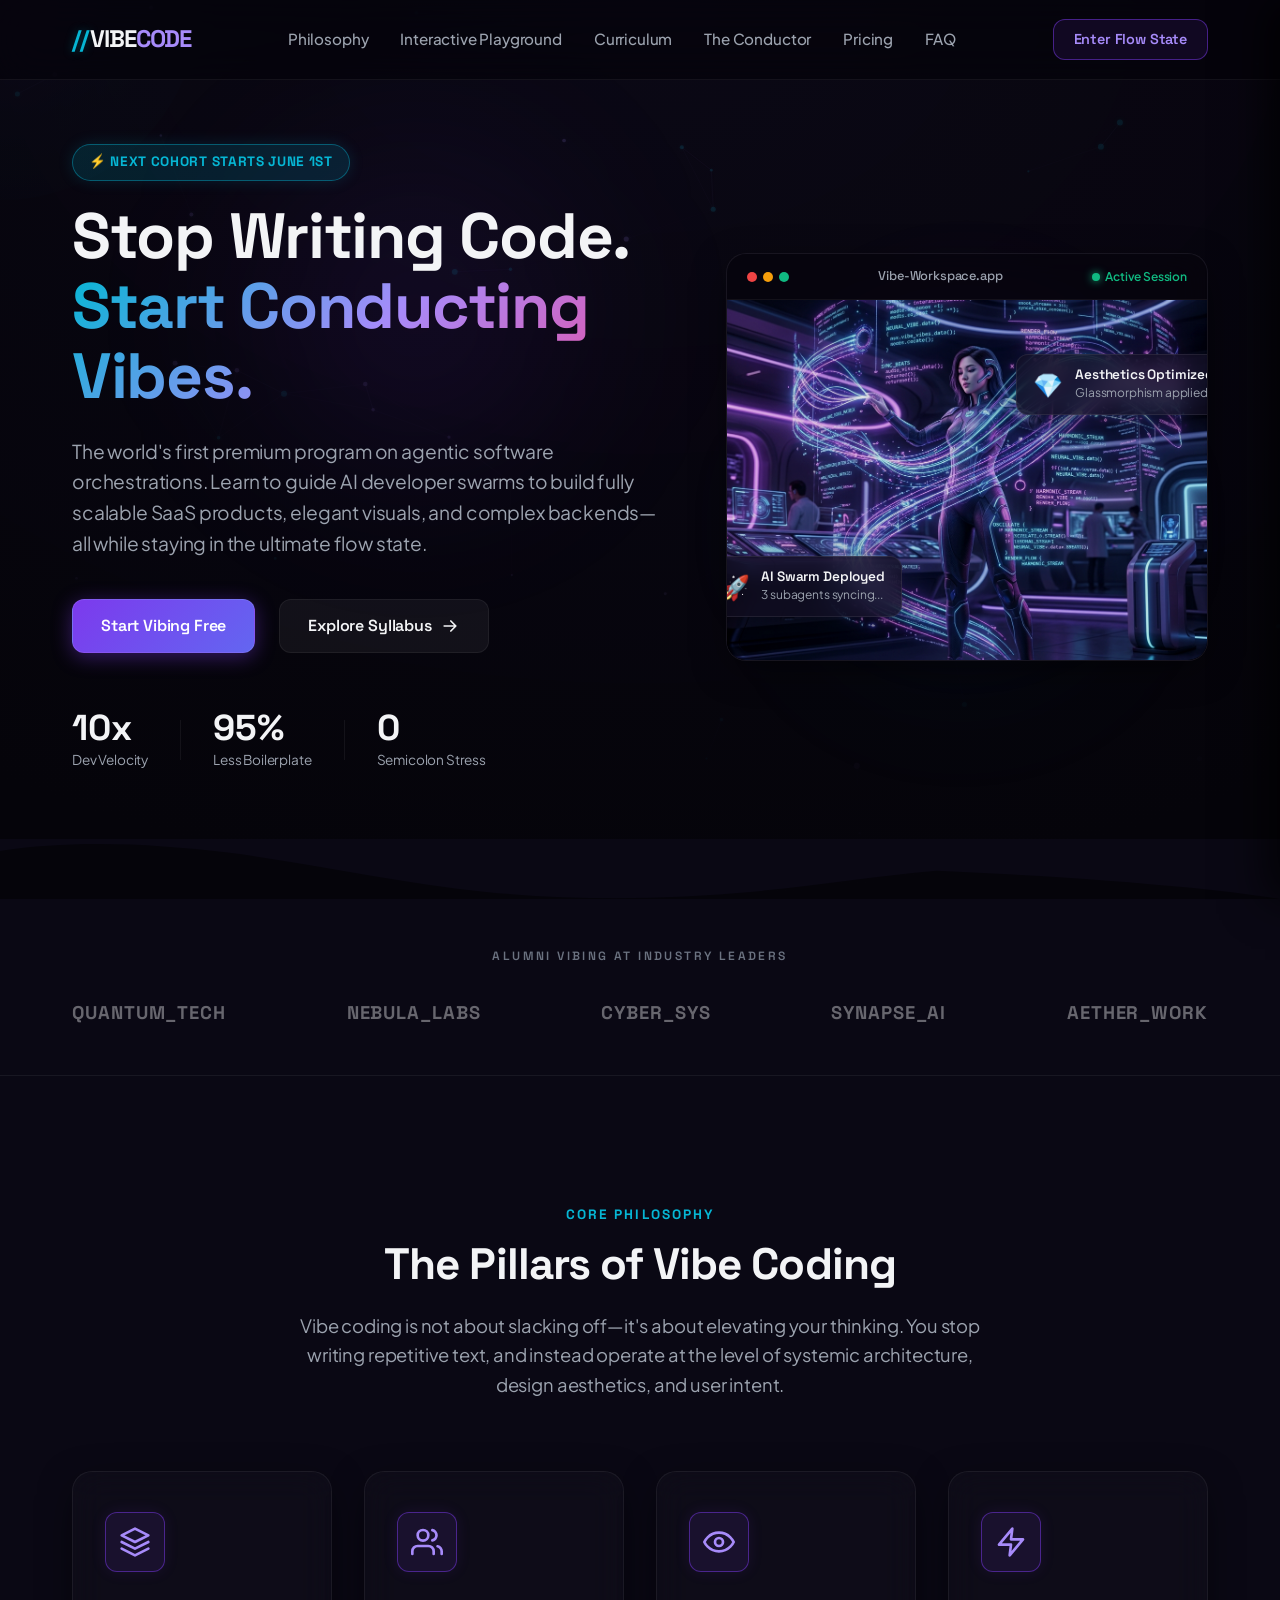
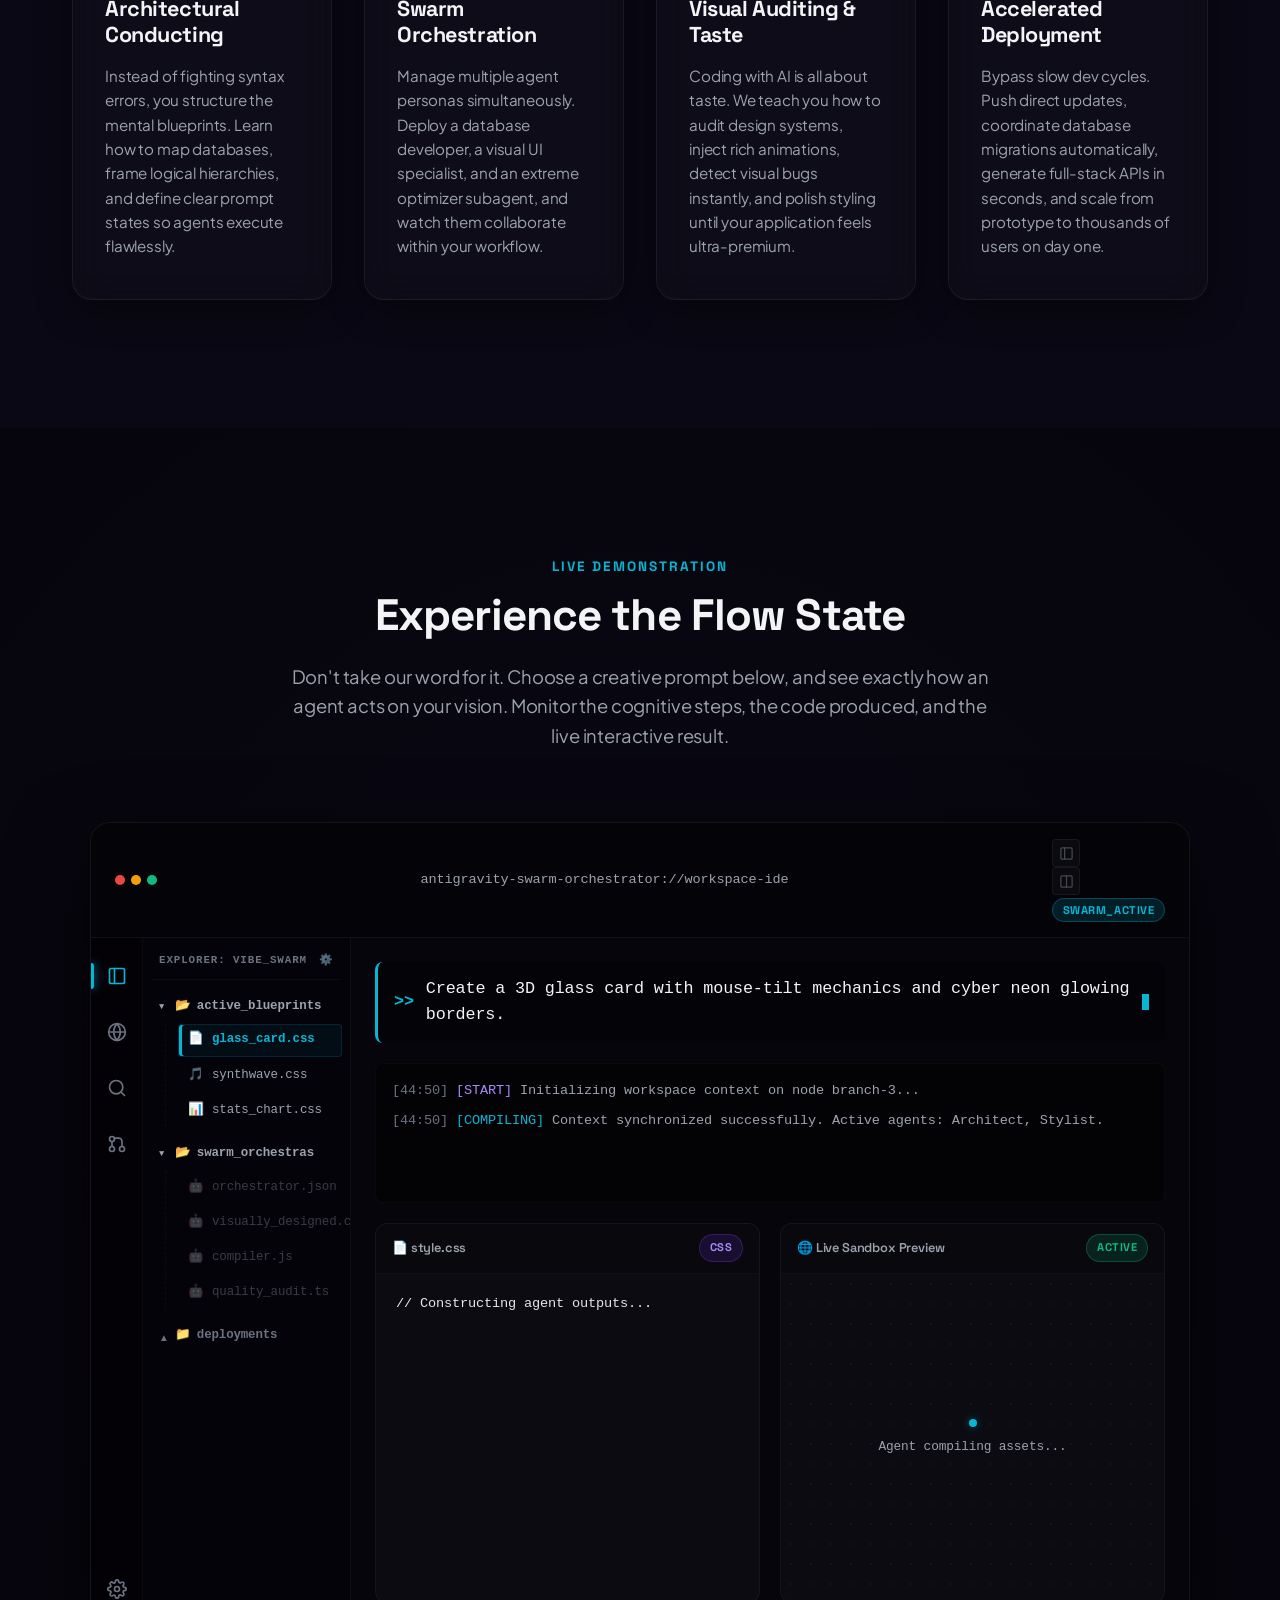
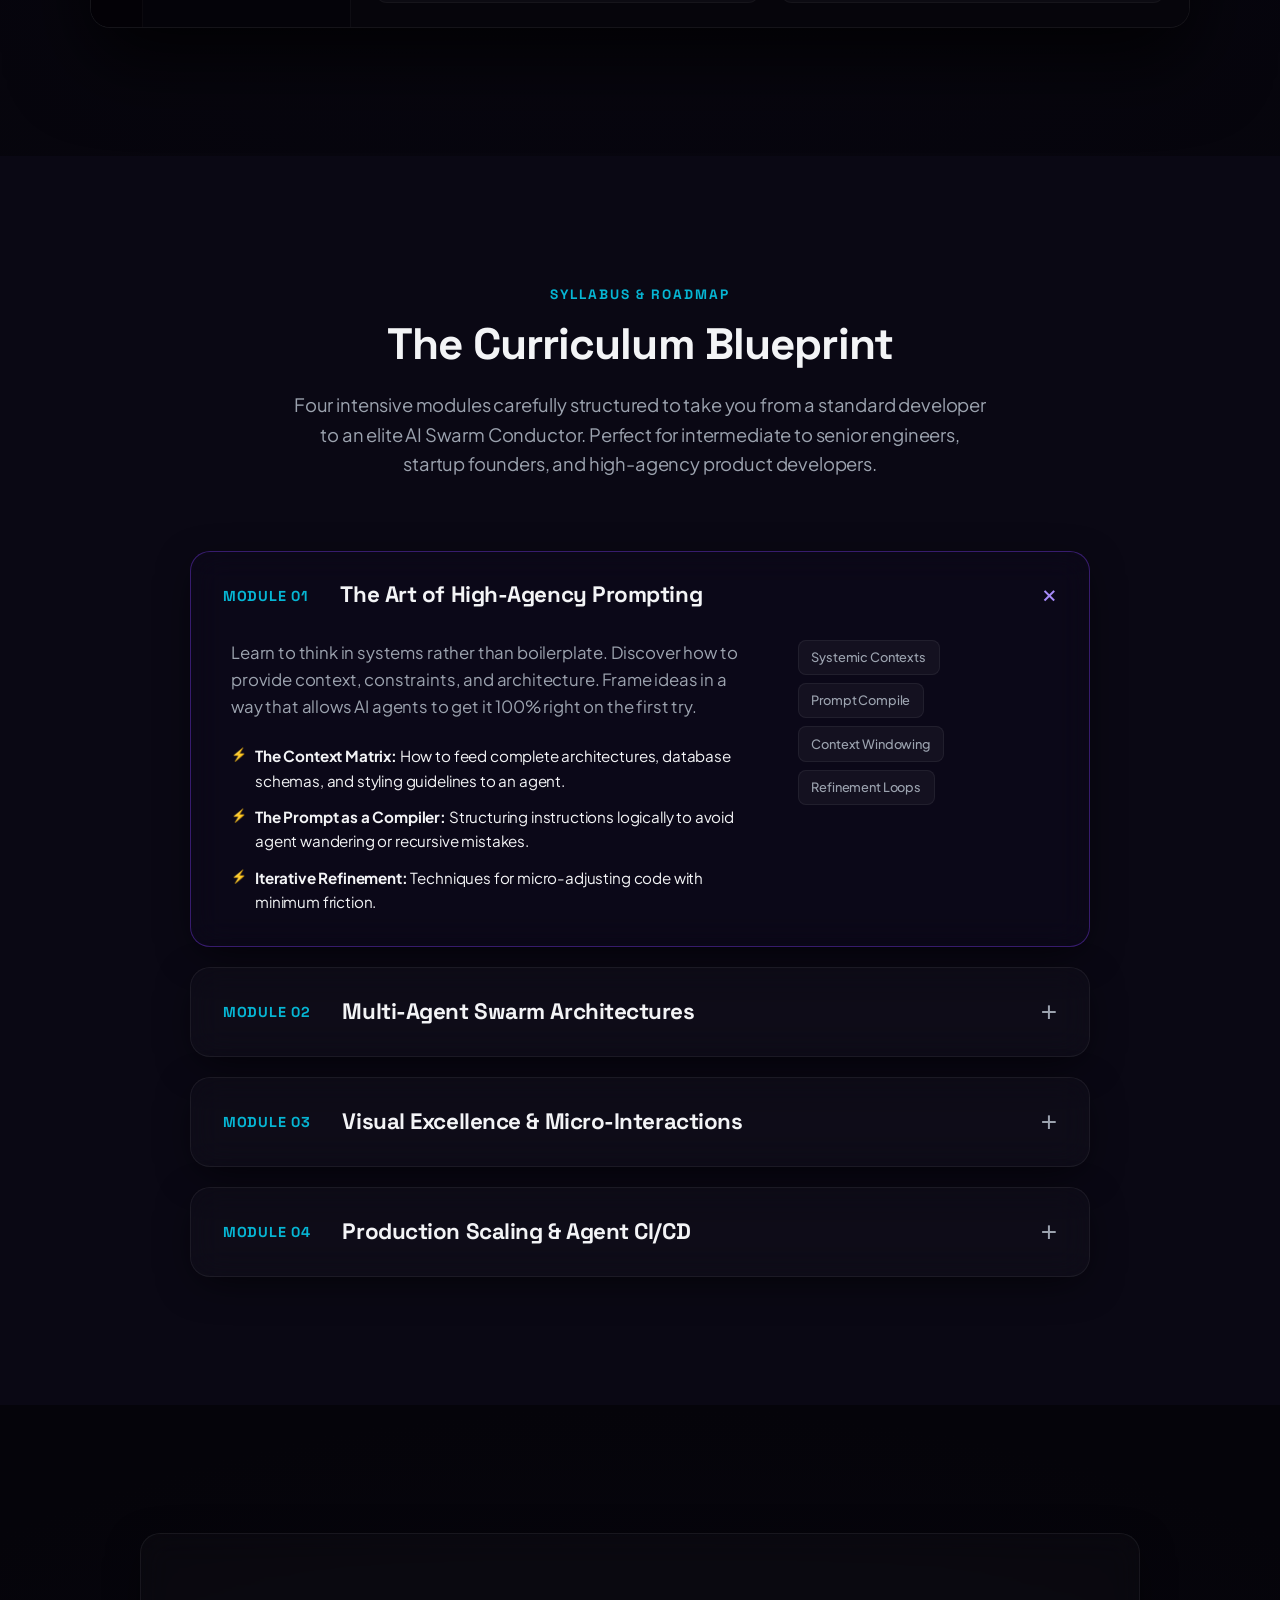
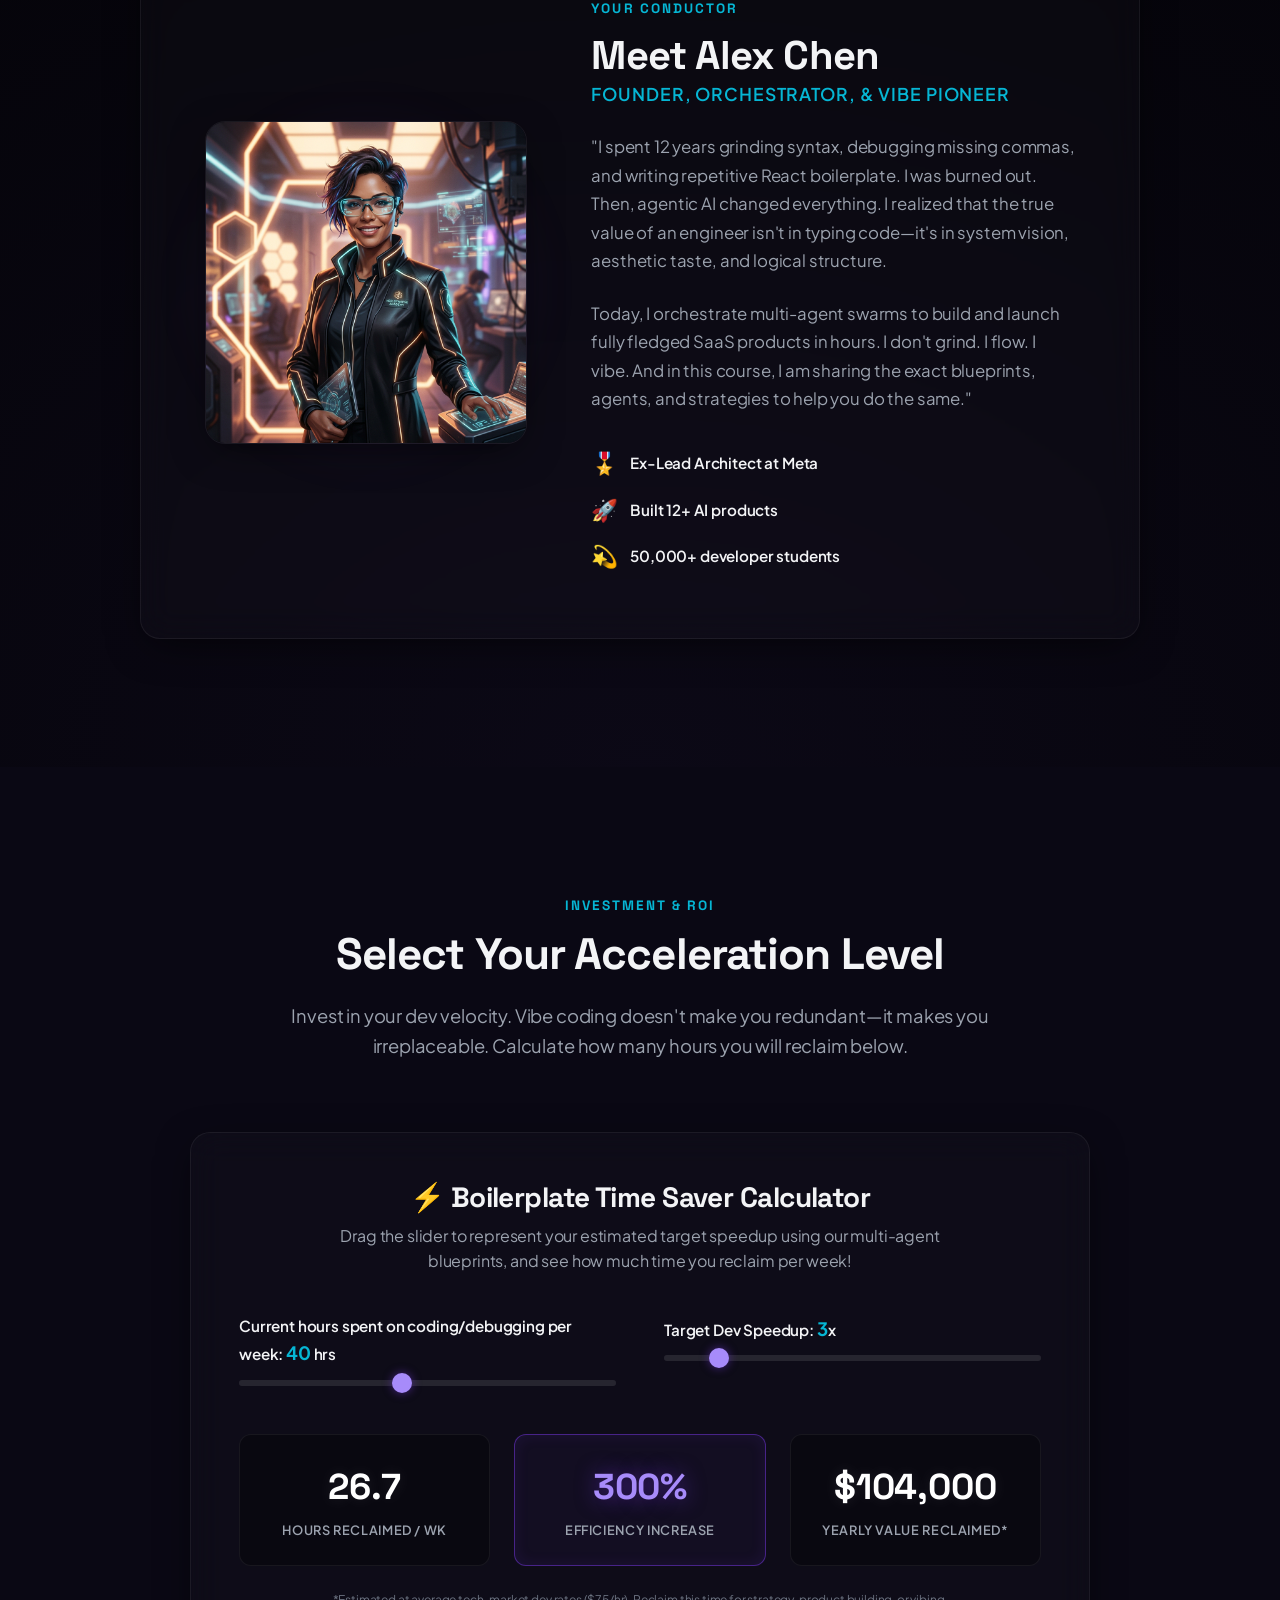
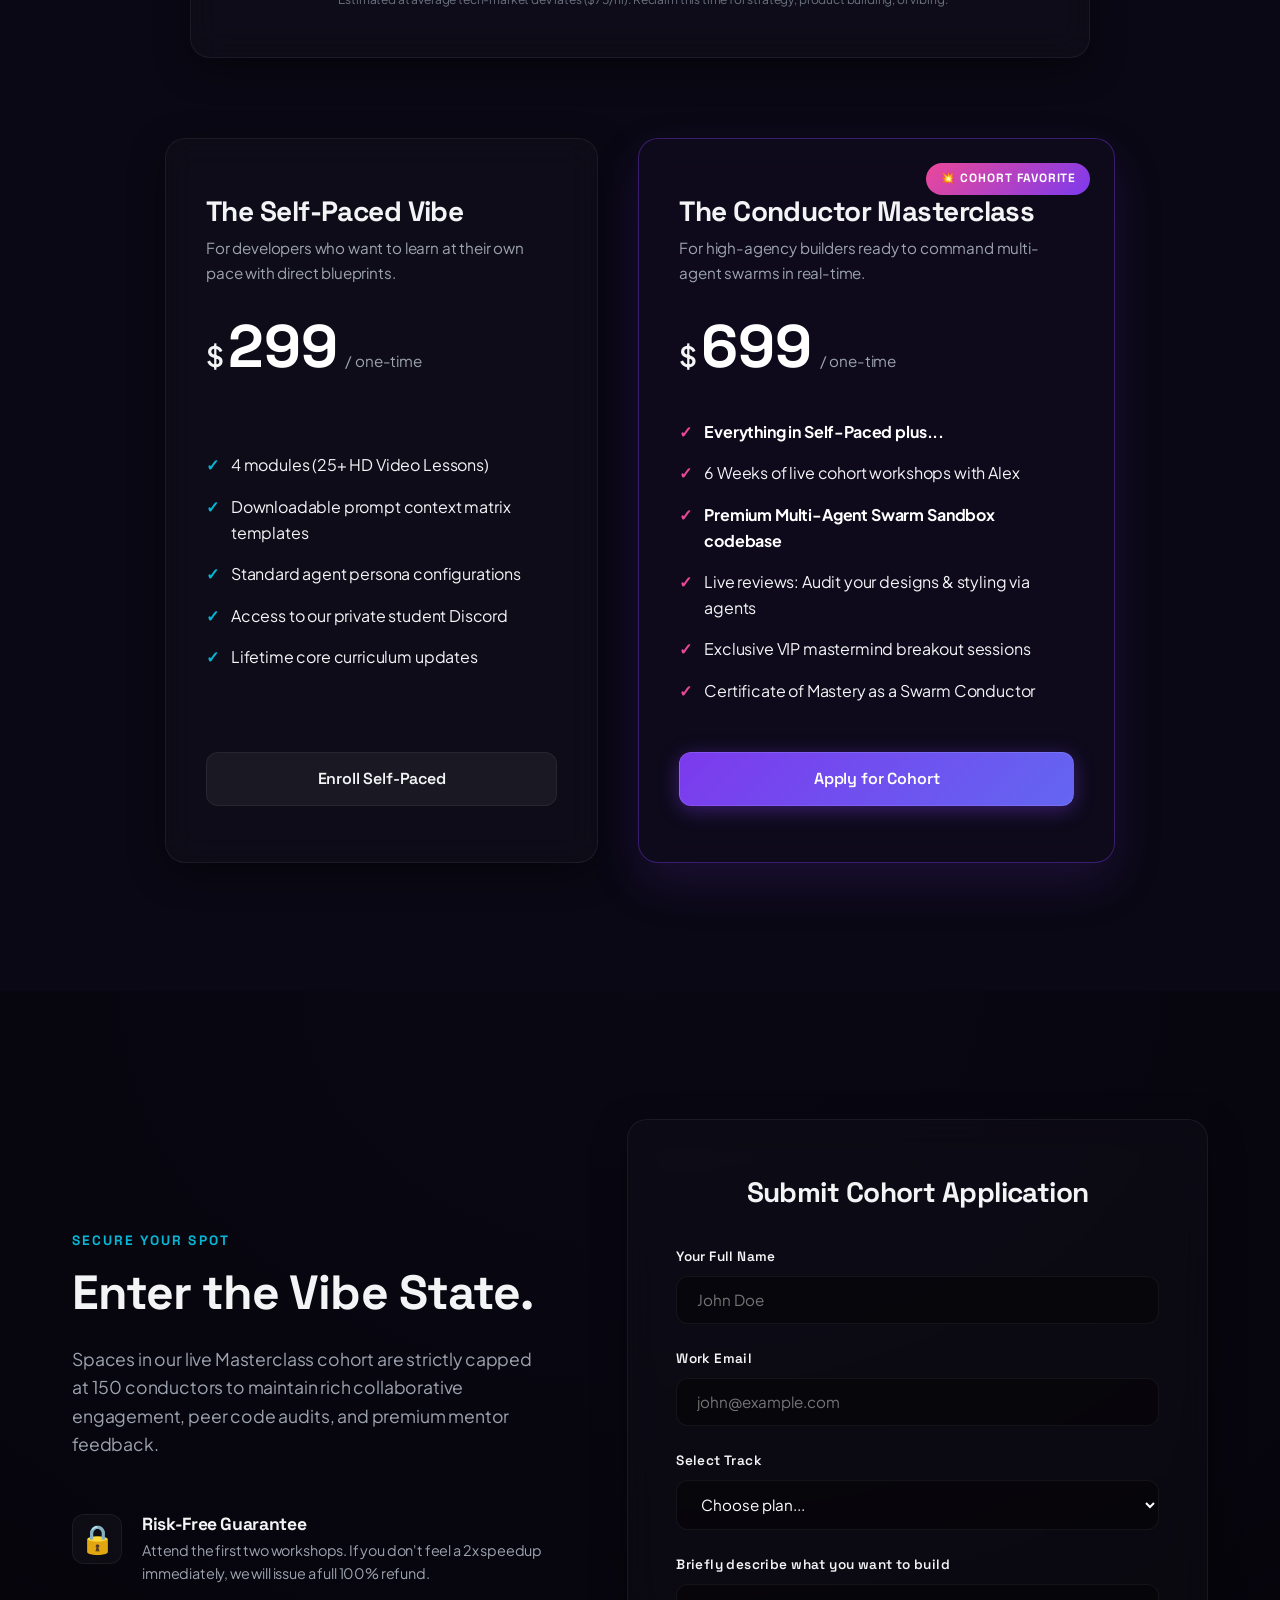
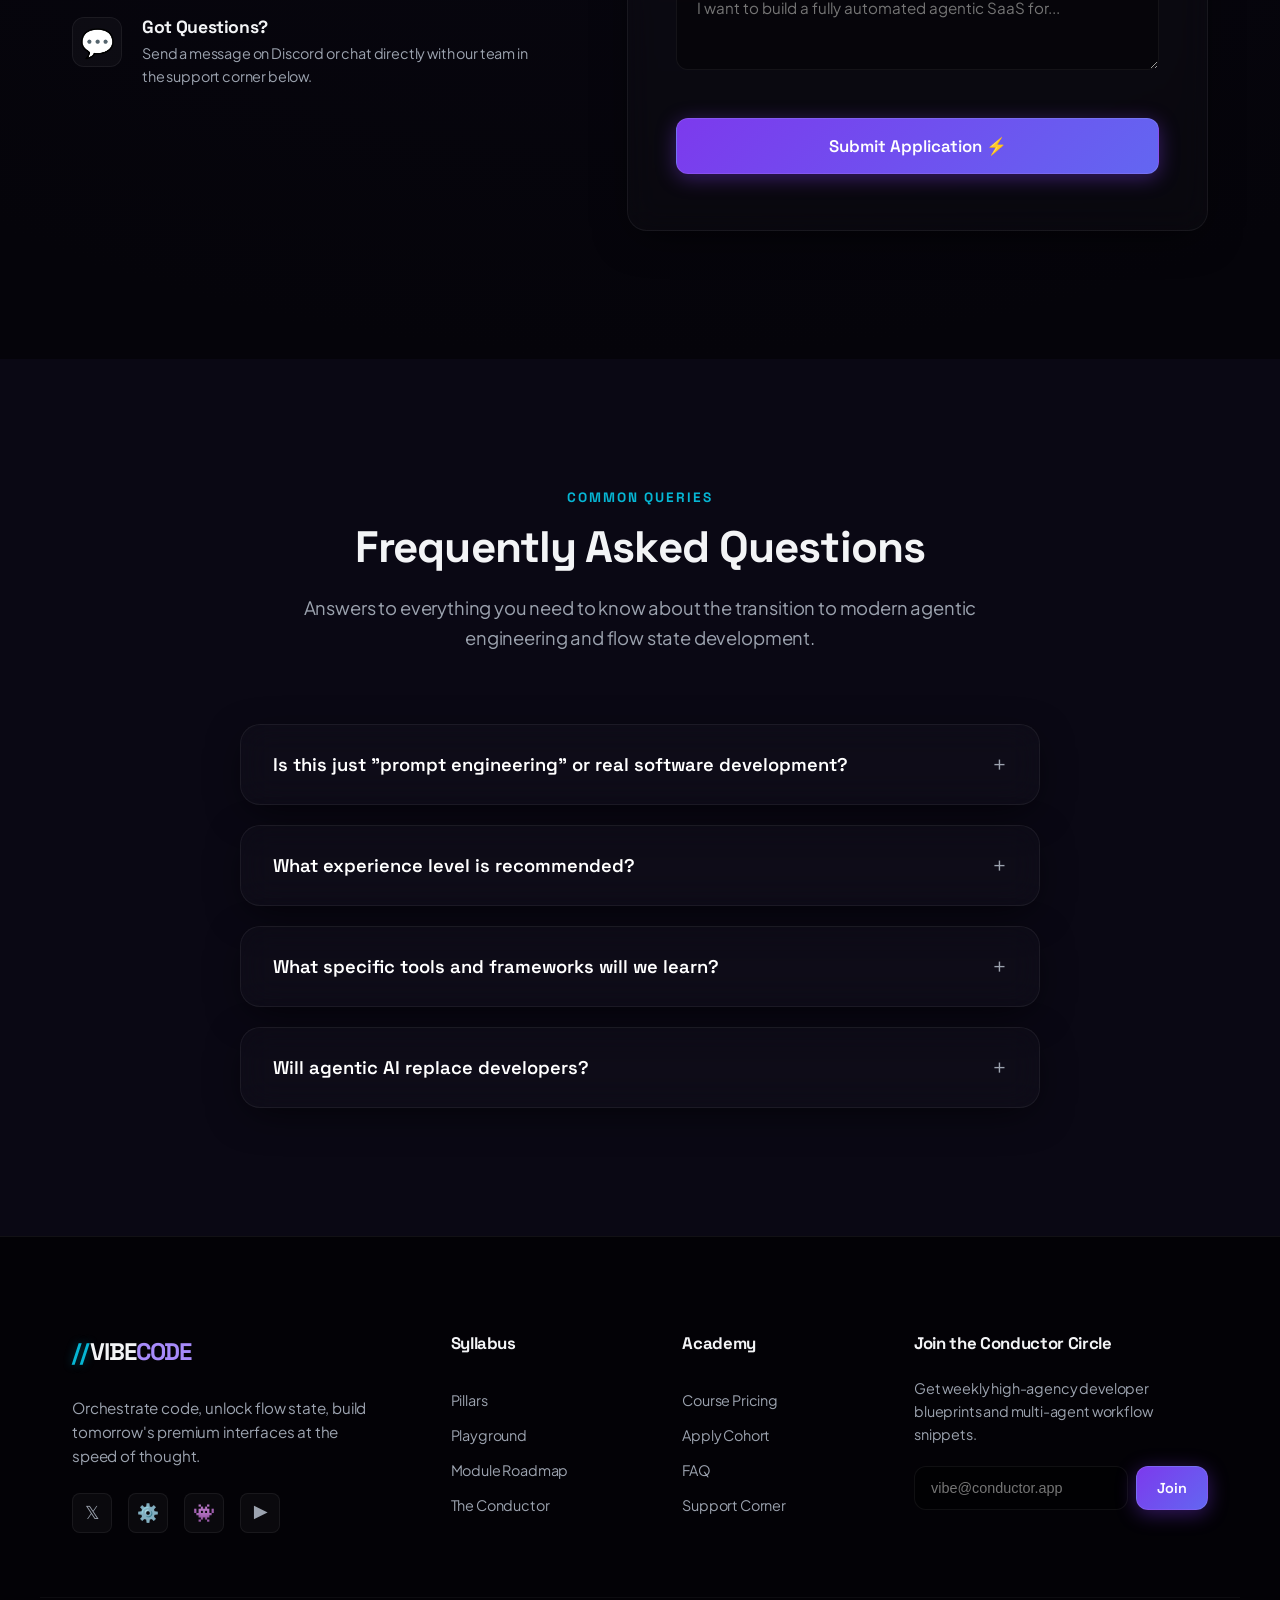
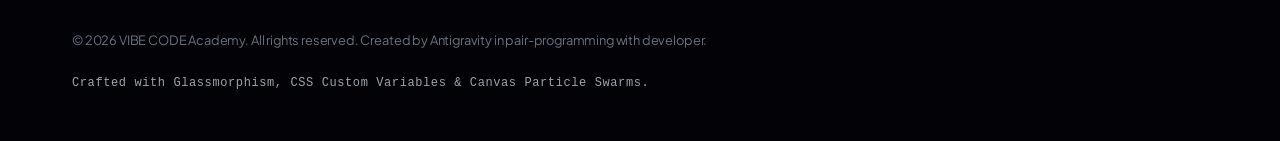
<file: index.html>
<!DOCTYPE html>
<html lang="en">
<head>
    <meta charset="UTF-8">
    <meta name="viewport" content="width=device-width, initial-scale=1.0">
    <meta name="description" content="Master the art of Vibe Coding. Orchestrate AI agents, direct codebases, and build premium software at the speed of thought. Join the elite cohort of tech conductors.">
    <meta name="keywords" content="Vibe Coding, AI coding, agentic development, software engineering, developer flow state, AI agents, cursor, copilot, developer productivity">
    <meta name="author" content="Vibe Academy">
    <title>Vibe Coding Masterclass - From Semicolons to Symphony</title>
    <!-- Google Fonts -->
    <link rel="preconnect" href="https://fonts.googleapis.com">
    <link rel="preconnect" href="https://fonts.gstatic.com" crossorigin>
    <link href="https://fonts.googleapis.com/css2?family=Plus+Jakarta+Sans:wght@300;400;500;600;700;800&family=Space+Grotesk:wght@400;500;600;700&display=swap" rel="stylesheet">
    <!-- Main CSS -->
    <link rel="stylesheet" href="style.css">
</head>
<body>
    <!-- Background Canvas for Particles -->
    <canvas id="particles-canvas"></canvas>
    
    <!-- Cursor Glow Backlight -->
    <div id="cursor-glow"></div>

    <!-- Header / Navigation -->
    <header class="navbar" id="main-nav">
        <div class="nav-container">
            <a href="#" class="logo" id="nav-logo">
                <span class="logo-accent">//</span>VIBE<span class="logo-highlight">CODE</span>
            </a>
            
            <nav class="nav-menu" id="nav-menu-list">
                <a href="#philosophy" class="nav-link">Philosophy</a>
                <a href="#playground" class="nav-link">Interactive Playground</a>
                <a href="#curriculum" class="nav-link">Curriculum</a>
                <a href="#instructor" class="nav-link">The Conductor</a>
                <a href="#pricing" class="nav-link">Pricing</a>
                <a href="#faq" class="nav-link">FAQ</a>
            </nav>

            <div class="nav-actions">
                <a href="#apply" class="btn btn-nav-cta" id="nav-cta-btn">Enter Flow State</a>
                <button class="mobile-toggle" id="mobile-menu-toggle" aria-label="Toggle Navigation">
                    <span class="bar"></span>
                    <span class="bar"></span>
                    <span class="bar"></span>
                </button>
            </div>
        </div>
    </header>

    <!-- Mobile Navigation Drawer -->
    <div class="mobile-nav" id="mobile-nav-drawer">
        <div class="drawer-header">
            <span class="logo logo-drawer"><span class="logo-accent">//</span>VIBE<span class="logo-highlight">CODE</span></span>
        </div>
        <div class="drawer-links">
            <a href="#philosophy" class="mobile-nav-link">Philosophy</a>
            <a href="#playground" class="mobile-nav-link">Interactive Playground</a>
            <a href="#curriculum" class="mobile-nav-link">Curriculum</a>
            <a href="#instructor" class="mobile-nav-link">The Conductor</a>
            <a href="#pricing" class="mobile-nav-link">Pricing</a>
            <a href="#faq" class="mobile-nav-link">FAQ</a>
        </div>
        <a href="#apply" class="btn btn-primary mobile-nav-btn">Enter Flow State</a>
    </div>
    <!-- Mobile Navigation Overlay -->
    <div class="mobile-nav-overlay" id="mobile-nav-overlay"></div>

    <!-- Hero Section -->
    <section class="hero" id="hero-section">
        <div class="hero-glow-1"></div>
        <div class="hero-glow-2"></div>
        <div class="container hero-container">
            <div class="hero-content">
                <div class="badge-wrapper">
                    <span class="hero-badge">⚡ Next Cohort Starts June 1st</span>
                </div>
                <h1 class="hero-title">
                    Stop Writing Code.<br>
                    <span class="gradient-text">Start Conducting Vibes.</span>
                </h1>
                <p class="hero-subtitle">
                    The world's first premium program on agentic software orchestrations. Learn to guide AI developer swarms to build fully scalable SaaS products, elegant visuals, and complex backends—all while staying in the ultimate flow state.
                </p>
                <div class="hero-actions">
                    <a href="#playground" class="btn btn-primary btn-magnetic" id="hero-primary-cta">Start Vibing Free</a>
                    <a href="#curriculum" class="btn btn-secondary" id="hero-secondary-cta">
                        Explore Syllabus
                        <svg class="arrow-icon" width="20" height="20" viewBox="0 0 24 24" fill="none" xmlns="http://www.w3.org/2000/svg">
                            <path d="M5 12H19M19 12L13 6M19 12L13 18" stroke="currentColor" stroke-width="2" stroke-linecap="round" stroke-linejoin="round"/>
                        </svg>
                    </a>
                </div>
                <div class="hero-metrics">
                    <div class="metric-item">
                        <span class="metric-number">10x</span>
                        <span class="metric-label">Dev Velocity</span>
                    </div>
                    <div class="metric-divider"></div>
                    <div class="metric-item">
                        <span class="metric-number">95%</span>
                        <span class="metric-label">Less Boilerplate</span>
                    </div>
                    <div class="metric-divider"></div>
                    <div class="metric-item">
                        <span class="metric-number">0</span>
                        <span class="metric-label">Semicolon Stress</span>
                    </div>
                </div>
            </div>
            
            <div class="hero-visual-wrapper">
                <div class="hero-card-glow"></div>
                <div class="hero-visual-card glass-card">
                    <div class="card-header-bar">
                        <div class="window-dots">
                            <span class="dot red"></span>
                            <span class="dot yellow"></span>
                            <span class="dot green"></span>
                        </div>
                        <span class="window-title">Vibe-Workspace.app</span>
                        <span class="window-status"><span class="pulse-indicator"></span> Active Session</span>
                    </div>
                    <div class="image-container">
                        <img src="assets/vibe_coding_hero.png" alt="Futuristic holographic developer conducting code particles" class="hero-image">
                        <!-- Floating Glass Badges -->
                        <div class="floating-badge fb-1">
                            <span class="badge-icon">🚀</span>
                            <div class="badge-text">
                                <span class="badge-title">AI Swarm Deployed</span>
                                <span class="badge-sub">3 subagents syncing...</span>
                            </div>
                        </div>
                        <div class="floating-badge fb-2">
                            <span class="badge-icon">💎</span>
                            <div class="badge-text">
                                <span class="badge-title">Aesthetics Optimized</span>
                                <span class="badge-sub">Glassmorphism applied</span>
                            </div>
                        </div>
                    </div>
                </div>
            </div>
        </div>
        <div class="wave-divider">
            <svg data-name="Layer 1" xmlns="http://www.w3.org/2000/svg" viewBox="0 0 1200 120" preserveAspectRatio="none">
                <path d="M321.39,56.44c58-10.79,114.16-30.13,172-41.86,82.39-16.72,168.19-17.73,250.45-.39C823.78,31,906.67,72,985.66,92.83c70.05,18.48,146.53,26.09,214.34,3V120H0V0C26.9,8.75,55.05,16.32,83.33,22.28,154.27,37.2,228.61,48,321.39,56.44Z" class="shape-fill"></path>
            </svg>
        </div>
    </section>

    <!-- Logo / Trust Banner -->
    <section class="trust-banner">
        <div class="container">
            <p class="banner-title">ALUMNI VIBING AT INDUSTRY LEADERS</p>
            <div class="logos-grid">
                <div class="partner-logo"><span>QUANTUM_TECH</span></div>
                <div class="partner-logo"><span>NEBULA_LABS</span></div>
                <div class="partner-logo"><span>CYBER_SYS</span></div>
                <div class="partner-logo"><span>SYNAPSE_AI</span></div>
                <div class="partner-logo"><span>AETHER_WORK</span></div>
            </div>
        </div>
    </section>

    <!-- Section: Philosophy (The 4 Pillars) -->
    <section class="philosophy" id="philosophy">
        <div class="container">
            <div class="section-header text-center">
                <span class="section-tag">CORE PHILOSOPHY</span>
                <h2 class="section-title">The Pillars of Vibe Coding</h2>
                <p class="section-desc">
                    Vibe coding is not about slacking off—it's about elevating your thinking. You stop writing repetitive text, and instead operate at the level of systemic architecture, design aesthetics, and user intent.
                </p>
            </div>
            
            <div class="pillars-grid">
                <!-- Pillar 1 -->
                <div class="pillar-card glass-card">
                    <div class="pillar-icon-box">
                        <svg width="32" height="32" viewBox="0 0 24 24" fill="none" xmlns="http://www.w3.org/2000/svg">
                            <path d="M12 2L2 7L12 12L22 7L12 2Z" stroke="currentColor" stroke-width="2" stroke-linecap="round" stroke-linejoin="round"/>
                            <path d="M2 17L12 22L22 17" stroke="currentColor" stroke-width="2" stroke-linecap="round" stroke-linejoin="round"/>
                            <path d="M2 12L12 17L22 12" stroke="currentColor" stroke-width="2" stroke-linecap="round" stroke-linejoin="round"/>
                        </svg>
                    </div>
                    <h3 class="pillar-title">Architectural Conducting</h3>
                    <p class="pillar-desc">
                        Instead of fighting syntax errors, you structure the mental blueprints. Learn how to map databases, frame logical hierarchies, and define clear prompt states so agents execute flawlessly.
                    </p>
                </div>
                <!-- Pillar 2 -->
                <div class="pillar-card glass-card">
                    <div class="pillar-icon-box">
                        <svg width="32" height="32" viewBox="0 0 24 24" fill="none" xmlns="http://www.w3.org/2000/svg">
                            <path d="M17 21V19C17 17.9391 16.5786 16.9217 15.8284 16.1716C15.0783 15.4214 14.0609 15 13 15H5C3.93913 15 2.92172 15.4214 2.17157 16.1716C1.42143 16.9217 1 17.9391 1 19V21" stroke="currentColor" stroke-width="2" stroke-linecap="round" stroke-linejoin="round"/>
                            <path d="M9 11C11.2091 11 13 9.20914 13 7C13 4.79086 11.2091 3 9 3C6.79086 3 5 4.79086 5 7C5 9.20914 6.79086 11 9 11Z" stroke="currentColor" stroke-width="2" stroke-linecap="round" stroke-linejoin="round"/>
                            <path d="M23 21V19C22.9993 18.1137 22.6944 17.2541 22.1314 16.5659C21.5684 15.8778 20.7845 15.4057 19.91 15.22" stroke="currentColor" stroke-width="2" stroke-linecap="round" stroke-linejoin="round"/>
                            <path d="M16 3.13C16.8847 3.30832 17.6806 3.78453 18.2503 4.48443C18.82 5.18433 19.1257 6.05436 19.1257 6.955C19.1257 7.85564 18.82 8.72567 18.2503 9.42557C17.6806 10.1255 16.8847 10.6017 16 10.78" stroke="currentColor" stroke-width="2" stroke-linecap="round" stroke-linejoin="round"/>
                        </svg>
                    </div>
                    <h3 class="pillar-title">Swarm Orchestration</h3>
                    <p class="pillar-desc">
                        Manage multiple agent personas simultaneously. Deploy a database developer, a visual UI specialist, and an extreme optimizer subagent, and watch them collaborate within your workflow.
                    </p>
                </div>
                <!-- Pillar 3 -->
                <div class="pillar-card glass-card">
                    <div class="pillar-icon-box">
                        <svg width="32" height="32" viewBox="0 0 24 24" fill="none" xmlns="http://www.w3.org/2000/svg">
                            <path d="M15 12C15 13.6569 13.6569 15 12 15C10.3431 15 9 13.6569 9 12C9 10.3431 10.3431 9 12 9C13.6569 9 15 10.3431 15 12Z" stroke="currentColor" stroke-width="2" stroke-linecap="round" stroke-linejoin="round"/>
                            <path d="M12 5C4 5 1 12 1 12C1 12 4 19 12 19C20 19 23 12 23 12C23 12 20 5 12 5Z" stroke="currentColor" stroke-width="2" stroke-linecap="round" stroke-linejoin="round"/>
                        </svg>
                    </div>
                    <h3 class="pillar-title">Visual Auditing & Taste</h3>
                    <p class="pillar-desc">
                        Coding with AI is all about taste. We teach you how to audit design systems, inject rich animations, detect visual bugs instantly, and polish styling until your application feels ultra-premium.
                    </p>
                </div>
                <!-- Pillar 4 -->
                <div class="pillar-card glass-card">
                    <div class="pillar-icon-box">
                        <svg width="32" height="32" viewBox="0 0 24 24" fill="none" xmlns="http://www.w3.org/2000/svg">
                            <path d="M13 2L3 14H12L11 22L21 10H12L13 2Z" stroke="currentColor" stroke-width="2" stroke-linecap="round" stroke-linejoin="round"/>
                        </svg>
                    </div>
                    <h3 class="pillar-title">Accelerated Deployment</h3>
                    <p class="pillar-desc">
                        Bypass slow dev cycles. Push direct updates, coordinate database migrations automatically, generate full-stack APIs in seconds, and scale from prototype to thousands of users on day one.
                    </p>
                </div>
            </div>
        </div>
    </section>

    <!-- Section: Interactive Vibe Terminal -->
    <section class="playground" id="playground">
        <div class="container">
            <div class="section-header text-center">
                <span class="section-tag">LIVE DEMONSTRATION</span>
                <h2 class="section-title">Experience the Flow State</h2>
                <p class="section-desc">
                    Don't take our word for it. Choose a creative prompt below, and see exactly how an agent acts on your vision. Monitor the cognitive steps, the code produced, and the live interactive result.
                </p>
            </div>

            <!-- Terminal Interface with Integrated IDE Workspace Sidebar Explorer -->
            <div class="terminal-container glass-card" id="vibe-terminal">
                <!-- Terminal Header Bar -->
                <div class="terminal-header">
                    <div class="window-dots">
                        <span class="dot red"></span>
                        <span class="dot yellow"></span>
                        <span class="dot green"></span>
                    </div>
                    <div class="terminal-title">antigravity-swarm-orchestrator://workspace-ide</div>
                    <div class="terminal-actions">
                        <button class="terminal-action-btn" id="toggle-sidebar-btn" title="Toggle Sidebar (Ctrl+B)">
                            <svg width="15" height="15" viewBox="0 0 24 24" fill="none" stroke="currentColor" stroke-width="2" stroke-linecap="round" stroke-linejoin="round">
                                <rect x="3" y="3" width="18" height="18" rx="2" ry="2"/>
                                <line x1="9" y1="3" x2="9" y2="21"/>
                            </svg>
                        </button>
                        <button class="terminal-action-btn" id="toggle-preview-btn" title="Toggle Split View">
                            <svg width="15" height="15" viewBox="0 0 24 24" fill="none" stroke="currentColor" stroke-width="2" stroke-linecap="round" stroke-linejoin="round">
                                <rect x="3" y="3" width="18" height="18" rx="2" ry="2"/>
                                <line x1="12" y1="3" x2="12" y2="21"/>
                            </svg>
                        </button>
                        <span class="badge badge-cyan">SWARM_ACTIVE</span>
                    </div>
                </div>
                
                <!-- Main IDE Grid Split -->
                <div class="terminal-ide-layout">
                    
                    <!-- Left Sidebar Explorer Pane -->
                    <div class="terminal-ide-sidebar">
                        <!-- VS Code style Activity Icon Bar -->
                        <div class="activity-bar">
                            <div class="activity-top">
                                <button class="activity-btn active" title="Explorer">
                                    <svg width="20" height="20" viewBox="0 0 24 24" fill="none" stroke="currentColor" stroke-width="2" stroke-linecap="round" stroke-linejoin="round">
                                        <rect x="3" y="3" width="18" height="18" rx="2" ry="2"/>
                                        <line x1="9" y1="3" x2="9" y2="21"/>
                                    </svg>
                                </button>
                                <button class="activity-btn" title="AI Swarm Agents">
                                    <svg width="20" height="20" viewBox="0 0 24 24" fill="none" stroke="currentColor" stroke-width="2" stroke-linecap="round" stroke-linejoin="round">
                                        <circle cx="12" cy="12" r="10"/>
                                        <path d="M12 2a15.3 15.3 0 0 1 4 10 15.3 15.3 0 0 1-4 10 15.3 15.3 0 0 1-4-10 15.3 15.3 0 0 1 4-10z"/>
                                        <path d="M2 12h20"/>
                                    </svg>
                                </button>
                                <button class="activity-btn" title="Search Blueprints">
                                    <svg width="20" height="20" viewBox="0 0 24 24" fill="none" stroke="currentColor" stroke-width="2" stroke-linecap="round" stroke-linejoin="round">
                                        <circle cx="11" cy="11" r="8"/>
                                        <line x1="21" y1="21" x2="16.65" y2="16.65"/>
                                    </svg>
                                </button>
                                <button class="activity-btn" title="Source Control (Git)">
                                    <svg width="20" height="20" viewBox="0 0 24 24" fill="none" stroke="currentColor" stroke-width="2" stroke-linecap="round" stroke-linejoin="round">
                                        <circle cx="18" cy="18" r="3"/>
                                        <circle cx="6" cy="6" r="3"/>
                                        <circle cx="6" cy="18" r="3"/>
                                        <path d="M18 15V9a4 4 0 0 0-4-4H9"/>
                                        <line x1="6" y1="9" x2="6" y2="15"/>
                                    </svg>
                                </button>
                            </div>
                            <div class="activity-bottom">
                                <button class="activity-btn" title="Settings">
                                    <svg width="20" height="20" viewBox="0 0 24 24" fill="none" stroke="currentColor" stroke-width="2" stroke-linecap="round" stroke-linejoin="round">
                                        <circle cx="12" cy="12" r="3"/>
                                        <path d="M19.4 15a1.65 1.65 0 0 0 .33 1.82l.06.06a2 2 0 1 1-2.83 2.83l-.06-.06a1.65 1.65 0 0 0-1.82-.33 1.65 1.65 0 0 0-1 1.51V21a2 2 0 0 1-4 0v-.09A1.65 1.65 0 0 0 9 19.4a1.65 1.65 0 0 0-1.82.33l-.06.06a2 2 0 1 1-2.83-2.83l.06-.06a1.65 1.65 0 0 0 .33-1.82 1.65 1.65 0 0 0-1.51-1H3a2 2 0 0 1 0-4h.09A1.65 1.65 0 0 0 4.6 9a1.65 1.65 0 0 0-.33-1.82l-.06-.06a2 2 0 1 1 2.83-2.83l.06.06a1.65 1.65 0 0 0 1.82.33H9a1.65 1.65 0 0 0 1-1.51V3a2 2 0 0 1 4 0v.09a1.65 1.65 0 0 0 1 1.51 1.65 1.65 0 0 0 1.82-.33l.06-.06a2 2 0 1 1 2.83 2.83l-.06.06a1.65 1.65 0 0 0-.33 1.82V9a1.65 1.65 0 0 0 1.51 1H21a2 2 0 0 1 0 4h-.09a1.65 1.65 0 0 0-1.51 1z"/>
                                    </svg>
                                </button>
                            </div>
                        </div>
                        
                        <!-- Collapsible File Explorer Directory Tree -->
                        <div class="file-explorer">
                            <div class="explorer-header">
                                <span>EXPLORER: VIBE_SWARM</span>
                                <span class="explorer-settings-icon">⚙️</span>
                            </div>
                            
                            <div class="explorer-tree">
                                <!-- Active Blueprints Folder -->
                                <div class="tree-folder open">
                                    <div class="folder-title">
                                        <span class="arrow">▼</span>
                                        <span class="folder-icon">📂</span>
                                        <span>active_blueprints</span>
                                    </div>
                                    <div class="folder-children">
                                        <!-- Keep identical selector IDs for plug-and-play JS compatibility -->
                                        <div class="tree-file active" id="select-card-prompt" data-prompt="card">
                                            <span class="file-icon">📄</span>
                                            <span class="file-name">glass_card.css</span>
                                        </div>
                                        <div class="tree-file" id="select-synth-prompt" data-prompt="synth">
                                            <span class="file-icon">🎵</span>
                                            <span class="file-name">synthwave.css</span>
                                        </div>
                                        <div class="tree-file" id="select-chart-prompt" data-prompt="chart">
                                            <span class="file-icon">📊</span>
                                            <span class="file-name">stats_chart.css</span>
                                        </div>
                                    </div>
                                </div>

                                <!-- Inactive Mock agent files for deep realism -->
                                <div class="tree-folder open">
                                    <div class="folder-title">
                                        <span class="arrow">▼</span>
                                        <span class="folder-icon">📂</span>
                                        <span>swarm_orchestras</span>
                                    </div>
                                    <div class="folder-children">
                                        <div class="tree-file muted-file" data-type="agent">
                                            <span class="file-icon">🤖</span>
                                            <span class="file-name">orchestrator.json</span>
                                        </div>
                                        <div class="tree-file muted-file" data-type="agent">
                                            <span class="file-icon">🤖</span>
                                            <span class="file-name">visually_designed.css</span>
                                        </div>
                                        <div class="tree-file muted-file" data-type="agent">
                                            <span class="file-icon">🤖</span>
                                            <span class="file-name">compiler.js</span>
                                        </div>
                                        <div class="tree-file muted-file" data-type="agent">
                                            <span class="file-icon">🤖</span>
                                            <span class="file-name">quality_audit.ts</span>
                                        </div>
                                    </div>
                                </div>
                                
                                <div class="tree-folder">
                                    <div class="folder-title font-dark">
                                        <span class="arrow">▶</span>
                                        <span class="folder-icon">📁</span>
                                        <span>deployments</span>
                                    </div>
                                </div>
                            </div>
                        </div>
                    </div>
                    
                    <!-- Right Main Code Sandbox Area -->
                    <div class="terminal-ide-main">
                        <div class="terminal-body">
                            <!-- User Prompt Prompt Panel -->
                            <div class="terminal-prompt-row">
                                <span class="terminal-arrow">&gt;&gt;</span>
                                <span class="terminal-user-input" id="terminal-input-display">Create a 3D glass card with mouse-tilt mechanics and cyber neon glowing borders.</span>
                                <span class="caret"></span>
                            </div>

                            <!-- Agent Thinking Console -->
                            <div class="terminal-thinking-console" id="thinking-console">
                                <!-- Filled in dynamically by JS -->
                            </div>

                            <!-- Split Panel: Code and Live View -->
                            <div class="terminal-workspace">
                                <!-- Code Panel -->
                                <div class="workspace-pane code-pane">
                                    <div class="pane-header">
                                        <span>📄 style.css</span>
                                        <span class="badge badge-purple">CSS</span>
                                    </div>
                                    <div class="pane-content">
                                        <pre><code class="language-css" id="code-content-display">
/* Code will type out here... */
                                        </code></pre>
                                    </div>
                                </div>
                                
                                <!-- Live Preview Panel -->
                                <div class="workspace-pane preview-pane">
                                    <div class="pane-header">
                                        <span>🌐 Live Sandbox Preview</span>
                                        <span class="badge badge-green">ACTIVE</span>
                                    </div>
                                    <div class="pane-content sandbox-bg" id="sandbox-preview-container">
                                        <!-- Preview widget will render here... -->
                                    </div>
                                </div>
                            </div>
                        </div>
                    </div>
                    
                </div>
            </div>
        </div>
    </section>

    <!-- Section: Curriculum Roadmap -->
    <section class="curriculum" id="curriculum">
        <div class="container">
            <div class="section-header text-center">
                <span class="section-tag">SYLLABUS & ROADMAP</span>
                <h2 class="section-title">The Curriculum Blueprint</h2>
                <p class="section-desc">
                    Four intensive modules carefully structured to take you from a standard developer to an elite AI Swarm Conductor. Perfect for intermediate to senior engineers, startup founders, and high-agency product developers.
                </p>
            </div>

            <div class="curriculum-accordion">
                <!-- Module 1 -->
                <div class="accordion-item glass-card" id="mod-1">
                    <button class="accordion-header" id="accordion-btn-1">
                        <div class="module-meta">
                            <span class="module-num">MODULE 01</span>
                            <h3 class="module-title">The Art of High-Agency Prompting</h3>
                        </div>
                        <span class="accordion-icon">+</span>
                    </button>
                    <div class="accordion-content">
                        <div class="accordion-inner">
                            <div class="module-details">
                                <p class="details-text">
                                    Learn to think in systems rather than boilerplate. Discover how to provide context, constraints, and architecture. Frame ideas in a way that allows AI agents to get it 100% right on the first try.
                                </p>
                                <ul class="details-list">
                                    <li><strong>The Context Matrix:</strong> How to feed complete architectures, database schemas, and styling guidelines to an agent.</li>
                                    <li><strong>The Prompt as a Compiler:</strong> Structuring instructions logically to avoid agent wandering or recursive mistakes.</li>
                                    <li><strong>Iterative Refinement:</strong> Techniques for micro-adjusting code with minimum friction.</li>
                                </ul>
                            </div>
                            <div class="module-skills">
                                <span class="skill-tag">Systemic Contexts</span>
                                <span class="skill-tag">Prompt Compile</span>
                                <span class="skill-tag">Context Windowing</span>
                                <span class="skill-tag">Refinement Loops</span>
                            </div>
                        </div>
                    </div>
                </div>

                <!-- Module 2 -->
                <div class="accordion-item glass-card" id="mod-2">
                    <button class="accordion-header" id="accordion-btn-2">
                        <div class="module-meta">
                            <span class="module-num">MODULE 02</span>
                            <h3 class="module-title">Multi-Agent Swarm Architectures</h3>
                        </div>
                        <span class="accordion-icon">+</span>
                    </button>
                    <div class="accordion-content">
                        <div class="accordion-inner">
                            <div class="module-details">
                                <p class="details-text">
                                    One agent is good, an interconnected team of specialized agents is unstoppable. Learn how to configure specialized agents (Architect, Stylist, Database Admin, Security Lead) that check each other's work and deliver premium quality.
                                </p>
                                <ul class="details-list">
                                    <li><strong>Designing Agent Personas:</strong> Crafting system profiles with exact responsibilities, libraries, and design rules.</li>
                                    <li><strong>Swarm Communication:</strong> Establishing feedback loops where agents write, lint, test, and correct their code autonomously.</li>
                                    <li><strong>Conflict Management:</strong> How to step in as a human director when agents run into circular dependency loops.</li>
                                </ul>
                            </div>
                            <div class="module-skills">
                                <span class="skill-tag">Agent Persona Crafting</span>
                                <span class="skill-tag">Swarm Linting</span>
                                <span class="skill-tag">Autocorrections</span>
                                <span class="skill-tag">Human-In-The-Loop</span>
                            </div>
                        </div>
                    </div>
                </div>

                <!-- Module 3 -->
                <div class="accordion-item glass-card" id="mod-3">
                    <button class="accordion-header" id="accordion-btn-3">
                        <div class="module-meta">
                            <span class="module-num">MODULE 03</span>
                            <h3 class="module-title">Visual Excellence & Micro-Interactions</h3>
                        </div>
                        <span class="accordion-icon">+</span>
                    </button>
                    <div class="accordion-content">
                        <div class="accordion-inner">
                            <div class="module-details">
                                <p class="details-text">
                                    A great application doesn't just work—it *feels* premium. Elevate your project with rich glassmorphism, responsive grid systems, dynamic color palettes, and micro-animations that respond to the user.
                                </p>
                                <ul class="details-list">
                                    <li><strong>Modern CSS Mastery:</strong> Custom properties, custom grid mechanics, backdrop-filter blurs, and advanced gradient masking.</li>
                                    <li><strong>Subtle Micro-Animations:</strong> Creating keyframe-based visual loops and JS-assisted magnetic/interactive hover effects.</li>
                                    <li><strong>Aesthetics Auditing:</strong> Using browser developer tools to inspect and refine generated CSS, keeping layouts clean and premium.</li>
                                </ul>
                            </div>
                            <div class="module-skills">
                                <span class="skill-tag">CSS Custom Properties</span>
                                <span class="skill-tag">Backdrop Blurs</span>
                                <span class="skill-tag">Neon Gradients</span>
                                <span class="skill-tag">Micro-Animations</span>
                            </div>
                        </div>
                    </div>
                </div>

                <!-- Module 4 -->
                <div class="accordion-item glass-card" id="mod-4">
                    <button class="accordion-header" id="accordion-btn-4">
                        <div class="module-meta">
                            <span class="module-num">MODULE 04</span>
                            <h3 class="module-title">Production Scaling & Agent CI/CD</h3>
                        </div>
                        <span class="accordion-icon">+</span>
                    </button>
                    <div class="accordion-content">
                        <div class="accordion-inner">
                            <div class="module-details">
                                <p class="details-text">
                                    Bring your vibe projects to real-world scale. Learn how to securely integrate Supabase databases, deploy serverless edge functions, run automated test suites, and establish automated deployment pipelines controlled by AI.
                                </p>
                                <ul class="details-list">
                                    <li><strong>Secure Supabase Integration:</strong> Generating type-safe schemas, configuring RLS, and handling secure token sessions.</li>
                                    <li><strong>Edge Architectures:</strong> Running Deno functions, edge routing, and caching.</li>
                                    <li><strong>Agent-Driven CI/CD:</strong> Setting up GitHub Actions where your AI agent automatically checks, runs, and deploys updates.</li>
                                </ul>
                            </div>
                            <div class="module-skills">
                                <span class="skill-tag">Supabase RLS</span>
                                <span class="skill-tag">Edge Functions</span>
                                <span class="skill-tag">GitHub Actions CI/CD</span>
                                <span class="skill-tag">Database Migrations</span>
                            </div>
                        </div>
                    </div>
                </div>
            </div>
        </div>
    </section>

    <!-- Section: The Instructor (The Conductor) -->
    <section class="instructor" id="instructor">
        <div class="container">
            <div class="instructor-card glass-card">
                <div class="instructor-image-side">
                    <div class="avatar-glow"></div>
                    <img src="assets/vibe_master.png" alt="Futuristic technology mentor, the Vibe Master" class="avatar-img">
                </div>
                <div class="instructor-content-side">
                    <span class="section-tag">YOUR CONDUCTOR</span>
                    <h2 class="instructor-name">Meet Alex Chen</h2>
                    <h3 class="instructor-title">Founder, Orchestrator, & Vibe pioneer</h3>
                    <p class="instructor-bio">
                        "I spent 12 years grinding syntax, debugging missing commas, and writing repetitive React boilerplate. I was burned out. Then, agentic AI changed everything. I realized that the true value of an engineer isn't in typing code—it's in system vision, aesthetic taste, and logical structure. 
                    </p>
                    <p class="instructor-bio">
                        Today, I orchestrate multi-agent swarms to build and launch fully fledged SaaS products in hours. I don't grind. I flow. I vibe. And in this course, I am sharing the exact blueprints, agents, and strategies to help you do the same."
                    </p>
                    <div class="instructor-creds">
                        <div class="cred-item">
                            <span class="cred-icon">🎖️</span>
                            <span class="cred-text">Ex-Lead Architect at Meta</span>
                        </div>
                        <div class="cred-item">
                            <span class="cred-icon">🚀</span>
                            <span class="cred-text">Built 12+ AI products</span>
                        </div>
                        <div class="cred-item">
                            <span class="cred-icon">💫</span>
                            <span class="cred-text">50,000+ developer students</span>
                        </div>
                    </div>
                </div>
            </div>
        </div>
    </section>

    <!-- Section: Interactive Pricing & ROI Calculator -->
    <section class="pricing" id="pricing">
        <div class="container">
            <div class="section-header text-center">
                <span class="section-tag">INVESTMENT & ROI</span>
                <h2 class="section-title">Select Your Acceleration Level</h2>
                <p class="section-desc">
                    Invest in your dev velocity. Vibe coding doesn't make you redundant—it makes you irreplaceable. Calculate how many hours you will reclaim below.
                </p>
            </div>

            <!-- ROI Calculator Widget -->
            <div class="roi-calculator glass-card">
                <h3 class="roi-title">⚡ Boilerplate Time Saver Calculator</h3>
                <p class="roi-desc">Drag the slider to represent your estimated target speedup using our multi-agent blueprints, and see how much time you reclaim per week!</p>
                
                <div class="calculator-controls">
                    <div class="slider-wrapper">
                        <label for="hours-slider" class="slider-label">Current hours spent on coding/debugging per week: <span id="hours-display">40</span> hrs</label>
                        <input type="range" id="hours-slider" min="10" max="80" value="40" class="custom-slider">
                    </div>
                    
                    <div class="slider-wrapper">
                        <label for="speedup-slider" class="slider-label">Target Dev Speedup: <span id="speedup-display">3</span>x</label>
                        <input type="range" id="speedup-slider" min="2" max="10" value="3" class="custom-slider">
                    </div>
                </div>

                <div class="calculator-results">
                    <div class="result-box">
                        <span class="result-number" id="time-saved-val">26.7</span>
                        <span class="result-label">Hours Reclaimed / Wk</span>
                    </div>
                    <div class="result-box glow-box">
                        <span class="result-number" id="productivity-val">300%</span>
                        <span class="result-label">Efficiency Increase</span>
                    </div>
                    <div class="result-box">
                        <span class="result-number" id="yearly-savings-val">$20,800</span>
                        <span class="result-label">Yearly Value Reclaimed*</span>
                    </div>
                </div>
                <p class="calculator-disclaimer">*Estimated at average tech-market dev rates ($75/hr). Reclaim this time for strategy, product building, or vibing.</p>
            </div>

            <!-- Pricing Grid -->
            <div class="pricing-grid">
                <!-- Plan 1 -->
                <div class="pricing-card glass-card">
                    <div class="plan-header">
                        <h3 class="plan-name">The Self-Paced Vibe</h3>
                        <p class="plan-desc">For developers who want to learn at their own pace with direct blueprints.</p>
                        <div class="plan-price">
                            <span class="currency">$</span>
                            <span class="price-val">299</span>
                            <span class="frequency">/ one-time</span>
                        </div>
                    </div>
                    <div class="plan-features">
                        <ul>
                            <li><span class="check">✓</span> 4 modules (25+ HD Video Lessons)</li>
                            <li><span class="check">✓</span> Downloadable prompt context matrix templates</li>
                            <li><span class="check">✓</span> Standard agent persona configurations</li>
                            <li><span class="check">✓</span> Access to our private student Discord</li>
                            <li><span class="check">✓</span> Lifetime core curriculum updates</li>
                        </ul>
                    </div>
                    <div class="plan-action">
                        <a href="#apply" class="btn btn-secondary btn-full" data-plan="Self-Paced">Enroll Self-Paced</a>
                    </div>
                </div>

                <!-- Plan 2 (Featured) -->
                <div class="pricing-card glass-card featured">
                    <div class="featured-badge">💥 COHORT FAVORITE</div>
                    <div class="plan-header">
                        <h3 class="plan-name">The Conductor Masterclass</h3>
                        <p class="plan-desc">For high-agency builders ready to command multi-agent swarms in real-time.</p>
                        <div class="plan-price">
                            <span class="currency">$</span>
                            <span class="price-val">699</span>
                            <span class="frequency">/ one-time</span>
                        </div>
                    </div>
                    <div class="plan-features">
                        <ul>
                            <li><span class="check">✓</span> <strong>Everything in Self-Paced plus...</strong></li>
                            <li><span class="check">✓</span> 6 Weeks of live cohort workshops with Alex</li>
                            <li><span class="check">✓</span> <strong>Premium Multi-Agent Swarm Sandbox codebase</strong></li>
                            <li><span class="check">✓</span> Live reviews: Audit your designs & styling via agents</li>
                            <li><span class="check">✓</span> Exclusive VIP mastermind breakout sessions</li>
                            <li><span class="check">✓</span> Certificate of Mastery as a Swarm Conductor</li>
                        </ul>
                    </div>
                    <div class="plan-action">
                        <a href="#apply" class="btn btn-primary btn-full btn-magnetic" data-plan="Conductor Masterclass">Apply for Cohort</a>
                    </div>
                </div>
            </div>
        </div>
    </section>

    <!-- Section: Application Form -->
    <section class="apply-section" id="apply">
        <div class="container">
            <div class="apply-grid">
                <div class="apply-content-side">
                    <span class="section-tag">SECURE YOUR SPOT</span>
                    <h2 class="apply-title">Enter the Vibe State.</h2>
                    <p class="apply-desc">
                        Spaces in our live Masterclass cohort are strictly capped at 150 conductors to maintain rich collaborative engagement, peer code audits, and premium mentor feedback.
                    </p>
                    <div class="apply-bullet">
                        <span class="bullet-icon">🔒</span>
                        <div class="bullet-text">
                            <h4>Risk-Free Guarantee</h4>
                            <p>Attend the first two workshops. If you don't feel a 2x speedup immediately, we will issue a full 100% refund.</p>
                        </div>
                    </div>
                    <div class="apply-bullet">
                        <span class="bullet-icon">💬</span>
                        <div class="bullet-text">
                            <h4>Got Questions?</h4>
                            <p>Send a message on Discord or chat directly with our team in the support corner below.</p>
                        </div>
                    </div>
                </div>

                <div class="apply-form-side">
                    <div class="form-card glass-card">
                        <h3 class="form-title">Submit Cohort Application</h3>
                        <form id="application-form" novalidate>
                            <div class="form-row">
                                <div class="form-group">
                                    <label for="form-name">Your Full Name</label>
                                    <input type="text" id="form-name" placeholder="John Doe" required>
                                    <span class="error-msg" id="name-error">Please enter your name</span>
                                </div>
                            </div>
                            
                            <div class="form-row">
                                <div class="form-group">
                                    <label for="form-email">Work Email</label>
                                    <input type="email" id="form-email" placeholder="john@example.com" required>
                                    <span class="error-msg" id="email-error">Please enter a valid email address</span>
                                </div>
                            </div>

                            <div class="form-row">
                                <div class="form-group">
                                    <label for="form-plan">Select Track</label>
                                    <select id="form-plan" required>
                                        <option value="" disabled selected>Choose plan...</option>
                                        <option value="Self-Paced">The Self-Paced Vibe ($299)</option>
                                        <option value="Conductor">The Conductor Masterclass ($699)</option>
                                    </select>
                                    <span class="error-msg" id="plan-error">Please select a course track</span>
                                </div>
                            </div>

                            <div class="form-row">
                                <div class="form-group">
                                    <label for="form-experience">Briefly describe what you want to build</label>
                                    <textarea id="form-experience" rows="3" placeholder="I want to build a fully automated agentic SaaS for..." required></textarea>
                                    <span class="error-msg" id="experience-error">Please share what you intend to build</span>
                                </div>
                            </div>

                            <button type="submit" class="btn btn-primary btn-full btn-submit" id="submit-application">
                                Submit Application ⚡
                            </button>
                        </form>
                    </div>
                </div>
            </div>
        </div>
    </section>

    <!-- Section: FAQ -->
    <section class="faq" id="faq">
        <div class="container">
            <div class="section-header text-center">
                <span class="section-tag">COMMON QUERIES</span>
                <h2 class="section-title">Frequently Asked Questions</h2>
                <p class="section-desc">
                    Answers to everything you need to know about the transition to modern agentic engineering and flow state development.
                </p>
            </div>

            <div class="faq-list">
                <!-- FAQ 1 -->
                <div class="faq-item glass-card">
                    <button class="faq-question">
                        <span>Is this just "prompt engineering" or real software development?</span>
                        <span class="faq-icon">+</span>
                    </button>
                    <div class="faq-answer">
                        <p>
                            It is real software development, scaled up. Vibe coding requires strong system architectural understanding, debugging instincts, and aesthetic judgment. We teach you how to specify exact state structures, debug loops, lint styles, and manage multi-agent orchestration, which is vastly more technical than just typing single prompt lines.
                        </p>
                    </div>
                </div>

                <!-- FAQ 2 -->
                <div class="faq-item glass-card">
                    <button class="faq-question">
                        <span>What experience level is recommended?</span>
                        <span class="faq-icon">+</span>
                    </button>
                    <div class="faq-answer">
                        <p>
                            This course is designed for individuals who already understand basic software concepts (HTML, CSS, JS, API concepts, database basics). You don't need to be a senior developer, but knowing how code runs, how APIs exchange data, and how styling structures work will help you direct agents effectively.
                        </p>
                    </div>
                </div>

                <!-- FAQ 3 -->
                <div class="faq-item glass-card">
                    <button class="faq-question">
                        <span>What specific tools and frameworks will we learn?</span>
                        <span class="faq-icon">+</span>
                    </button>
                    <div class="faq-answer">
                        <p>
                            We will cover advanced orchestration patterns using frameworks and IDE tools like Cursor, GitHub Copilot, Supabase (databases, auth, RLS), Deno Edge Functions, and modern automation tools. You will also learn to write custom orchestrator scripts that execute multi-persona routines locally on your filesystem.
                        </p>
                    </div>
                </div>

                <!-- FAQ 4 -->
                <div class="faq-item glass-card">
                    <button class="faq-question">
                        <span>Will agentic AI replace developers?</span>
                        <span class="faq-icon">+</span>
                    </button>
                    <div class="faq-answer">
                        <p>
                            AI won't replace developers, but developers who master agentic orchestration *will* replace those who only write code manually. By learning to operate as a high-agency conductor rather than a syntax typewriter, you increase your output by a factor of 10, making yourself highly valuable in the modern tech ecosystem.
                        </p>
                    </div>
                </div>
            </div>
        </div>
    </section>

    <!-- Footer -->
    <footer class="footer">
        <div class="container footer-grid">
            <div class="footer-brand">
                <a href="#" class="logo">
                    <span class="logo-accent">//</span>VIBE<span class="logo-highlight">CODE</span>
                </a>
                <p class="brand-text">
                    Orchestrate code, unlock flow state, build tomorrow's premium interfaces at the speed of thought.
                </p>
                <div class="social-links">
                    <a href="#" class="social-icon" aria-label="Twitter">𝕏</a>
                    <a href="#" class="social-icon" aria-label="GitHub">⚙️</a>
                    <a href="#" class="social-icon" aria-label="Discord">👾</a>
                    <a href="#" class="social-icon" aria-label="YouTube">▶️</a>
                </div>
            </div>

            <div class="footer-links">
                <h4>Syllabus</h4>
                <a href="#philosophy">Pillars</a>
                <a href="#playground">Playground</a>
                <a href="#curriculum">Module Roadmap</a>
                <a href="#instructor">The Conductor</a>
            </div>

            <div class="footer-links">
                <h4>Academy</h4>
                <a href="#pricing">Course Pricing</a>
                <a href="#apply">Apply Cohort</a>
                <a href="#faq">FAQ</a>
                <a href="#">Support Corner</a>
            </div>

            <div class="footer-newsletter">
                <h4>Join the Conductor Circle</h4>
                <p>Get weekly high-agency developer blueprints and multi-agent workflow snippets.</p>
                <form class="newsletter-form" id="newsletter-form" novalidate>
                    <input type="email" id="newsletter-email" placeholder="vibe@conductor.app" required>
                    <button type="submit" class="btn btn-primary newsletter-btn">Join</button>
                </form>
                <span class="newsletter-msg" id="newsletter-msg"></span>
            </div>
        </div>
        
        <div class="container copyright-bar">
            <p>&copy; 2026 VIBE CODE Academy. All rights reserved. Created by Antigravity in pair-programming with developer.</p>
            <p class="designer-text">Crafted with Glassmorphism, CSS Custom Variables & Canvas Particle Swarms.</p>
        </div>
    </footer>

    <!-- Canvas Confetti Elements -->
    <canvas id="confetti-canvas"></canvas>

    <!-- Custom success dialog -->
    <div class="success-modal-overlay" id="success-modal">
        <div class="success-modal-card glass-card">
            <div class="modal-glowing-ring"></div>
            <div class="modal-icon">🚀</div>
            <h3 class="modal-title">Application Received!</h3>
            <p class="modal-text">You have successfully initiated your transition to a Swarm Conductor. Our system has cataloged your profile, and the Vibe Master Alex is reviewing your application details.</p>
            <p class="modal-text font-cyan">Watch your inbox for the welcome transmission and orientation workflow links within 24 hours.</p>
            <button class="btn btn-primary modal-close" id="modal-close-btn">Sync and Enter flow state</button>
        </div>
    </div>

    <!-- Main JavaScript -->
    <script src="app.js"></script>
</body>
</html>
</file>
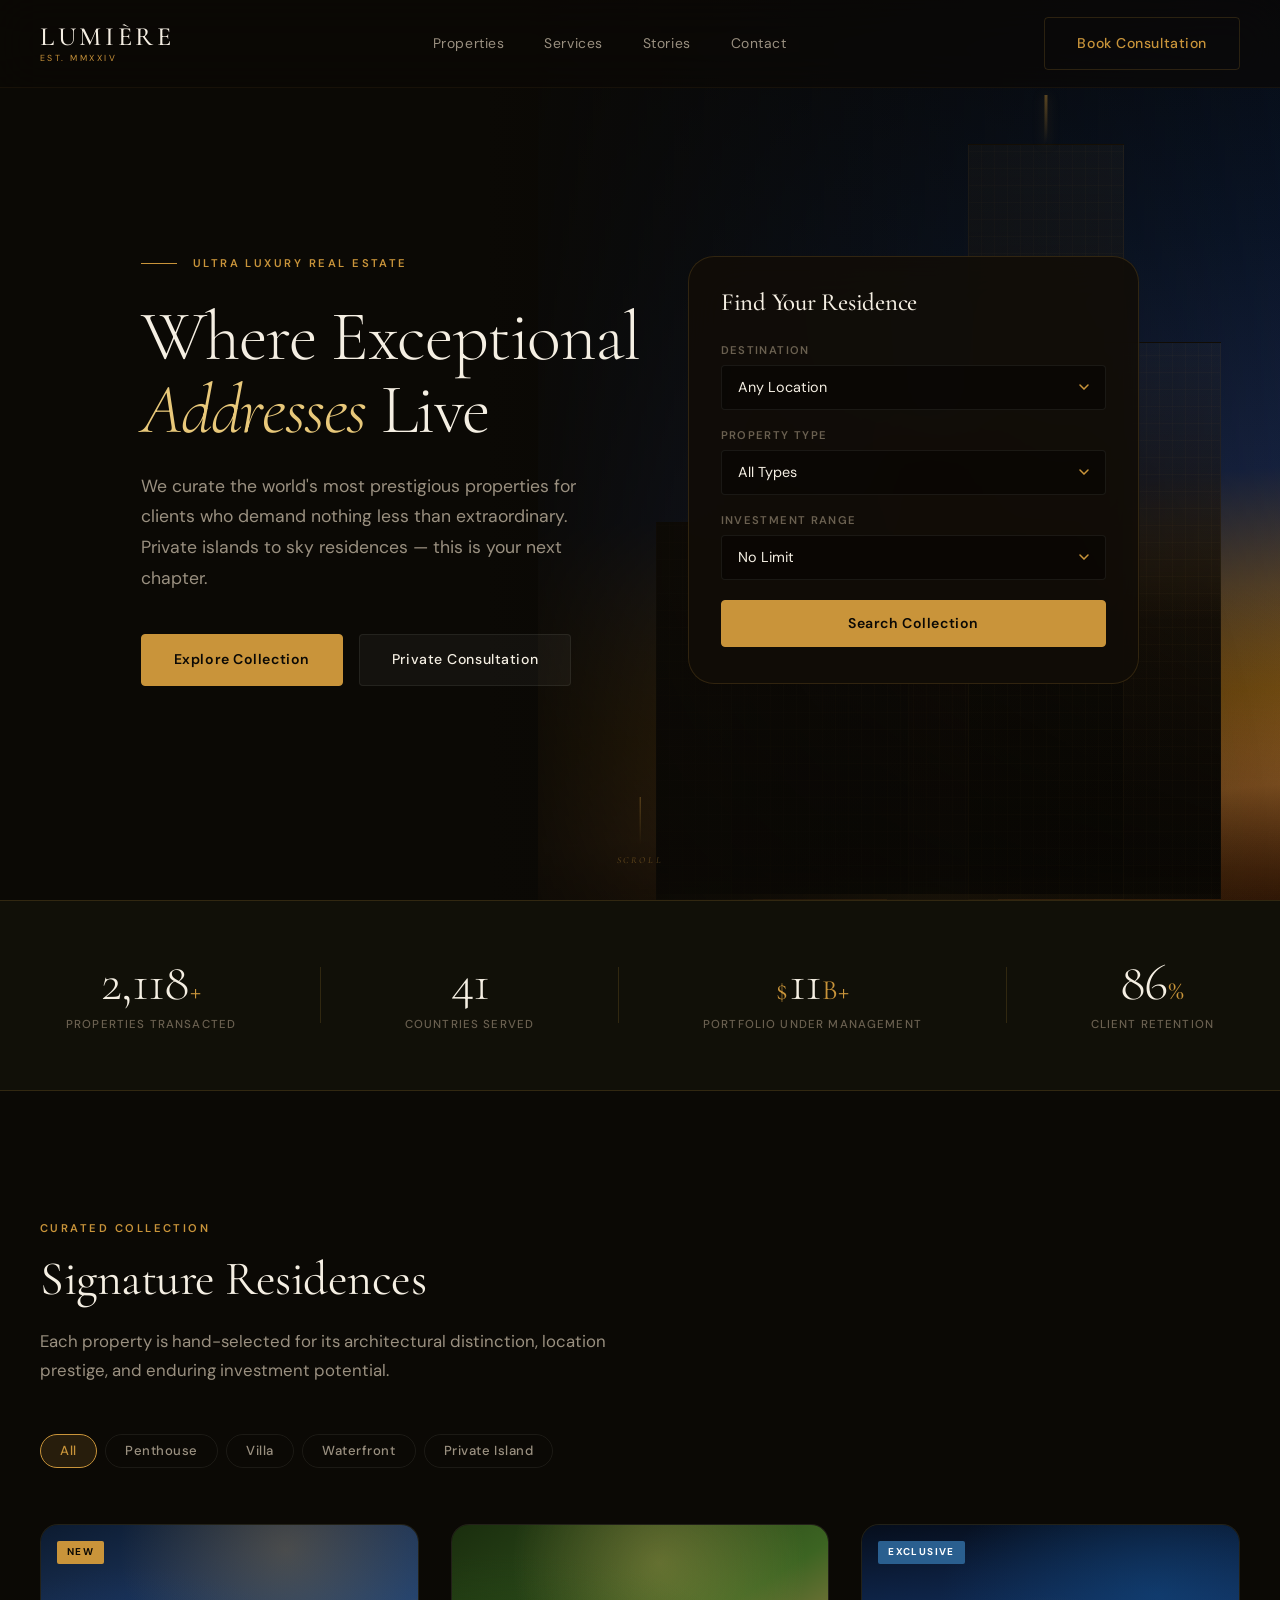
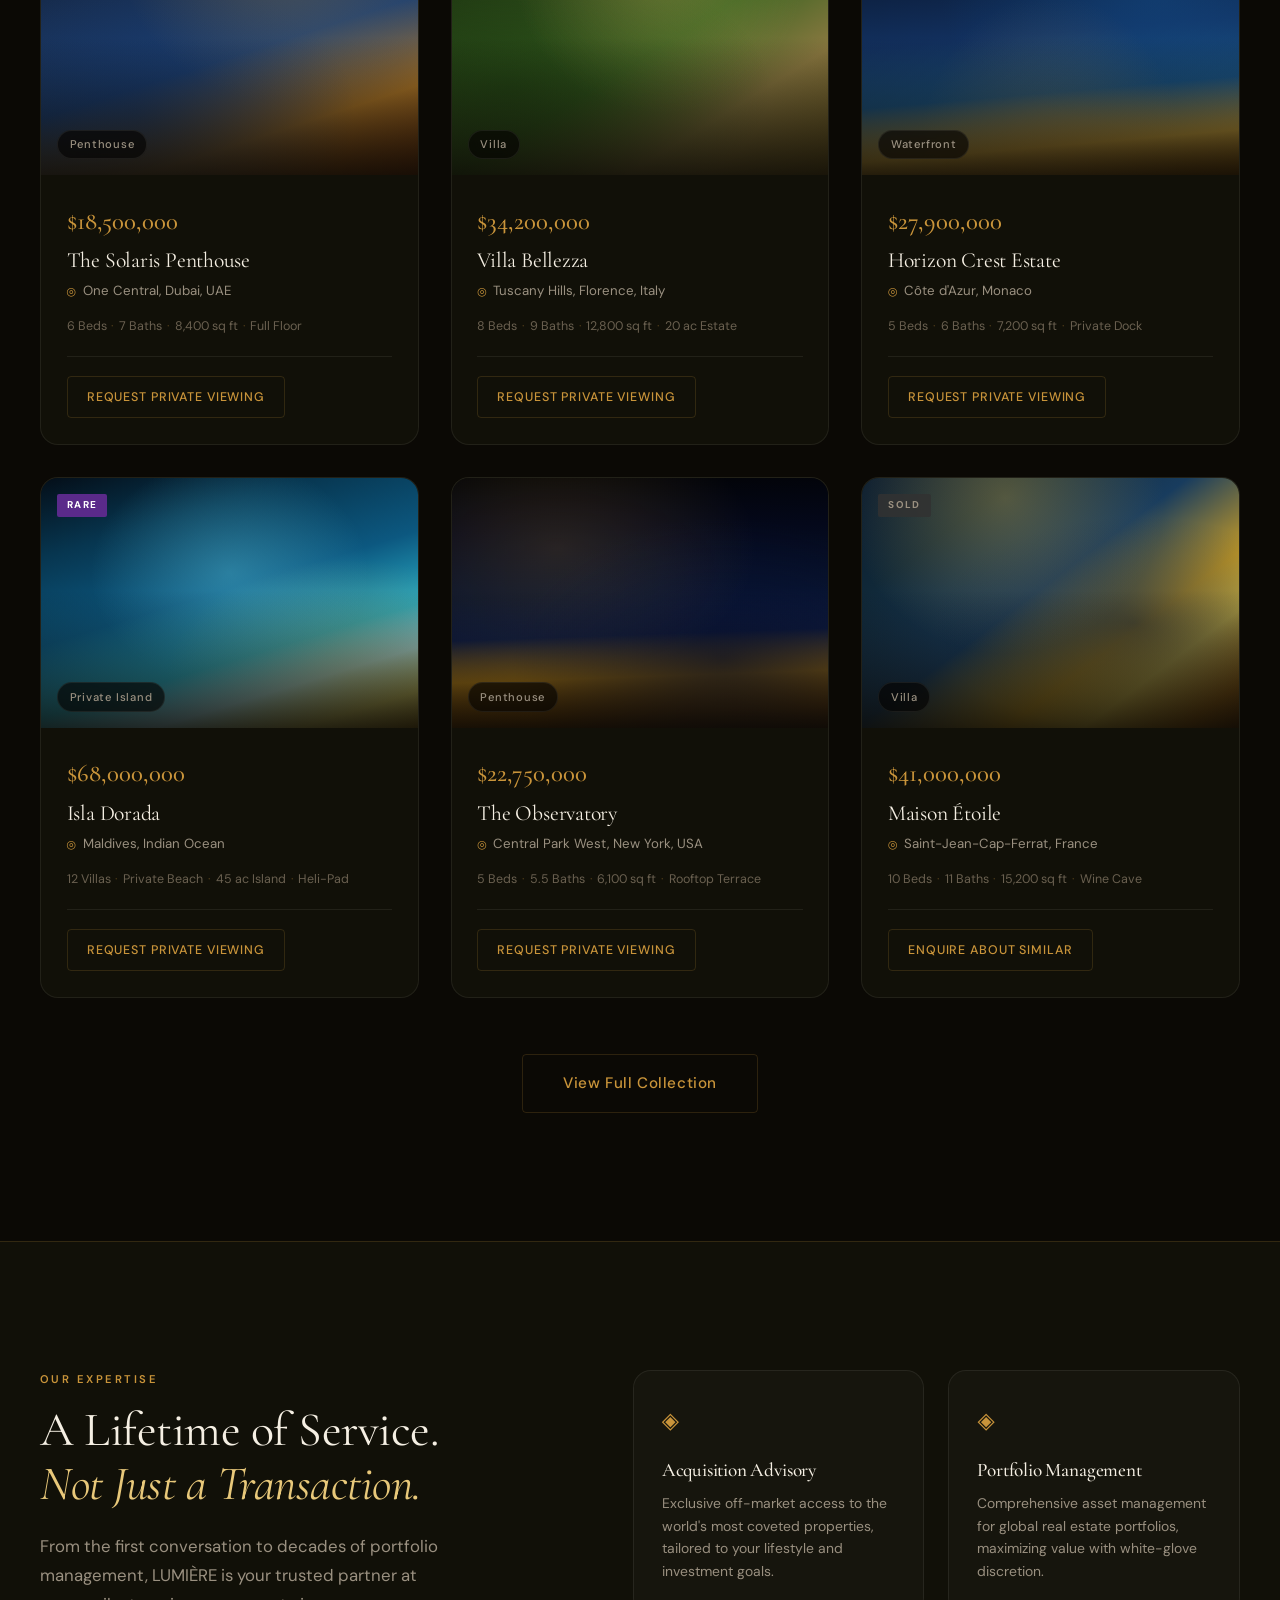
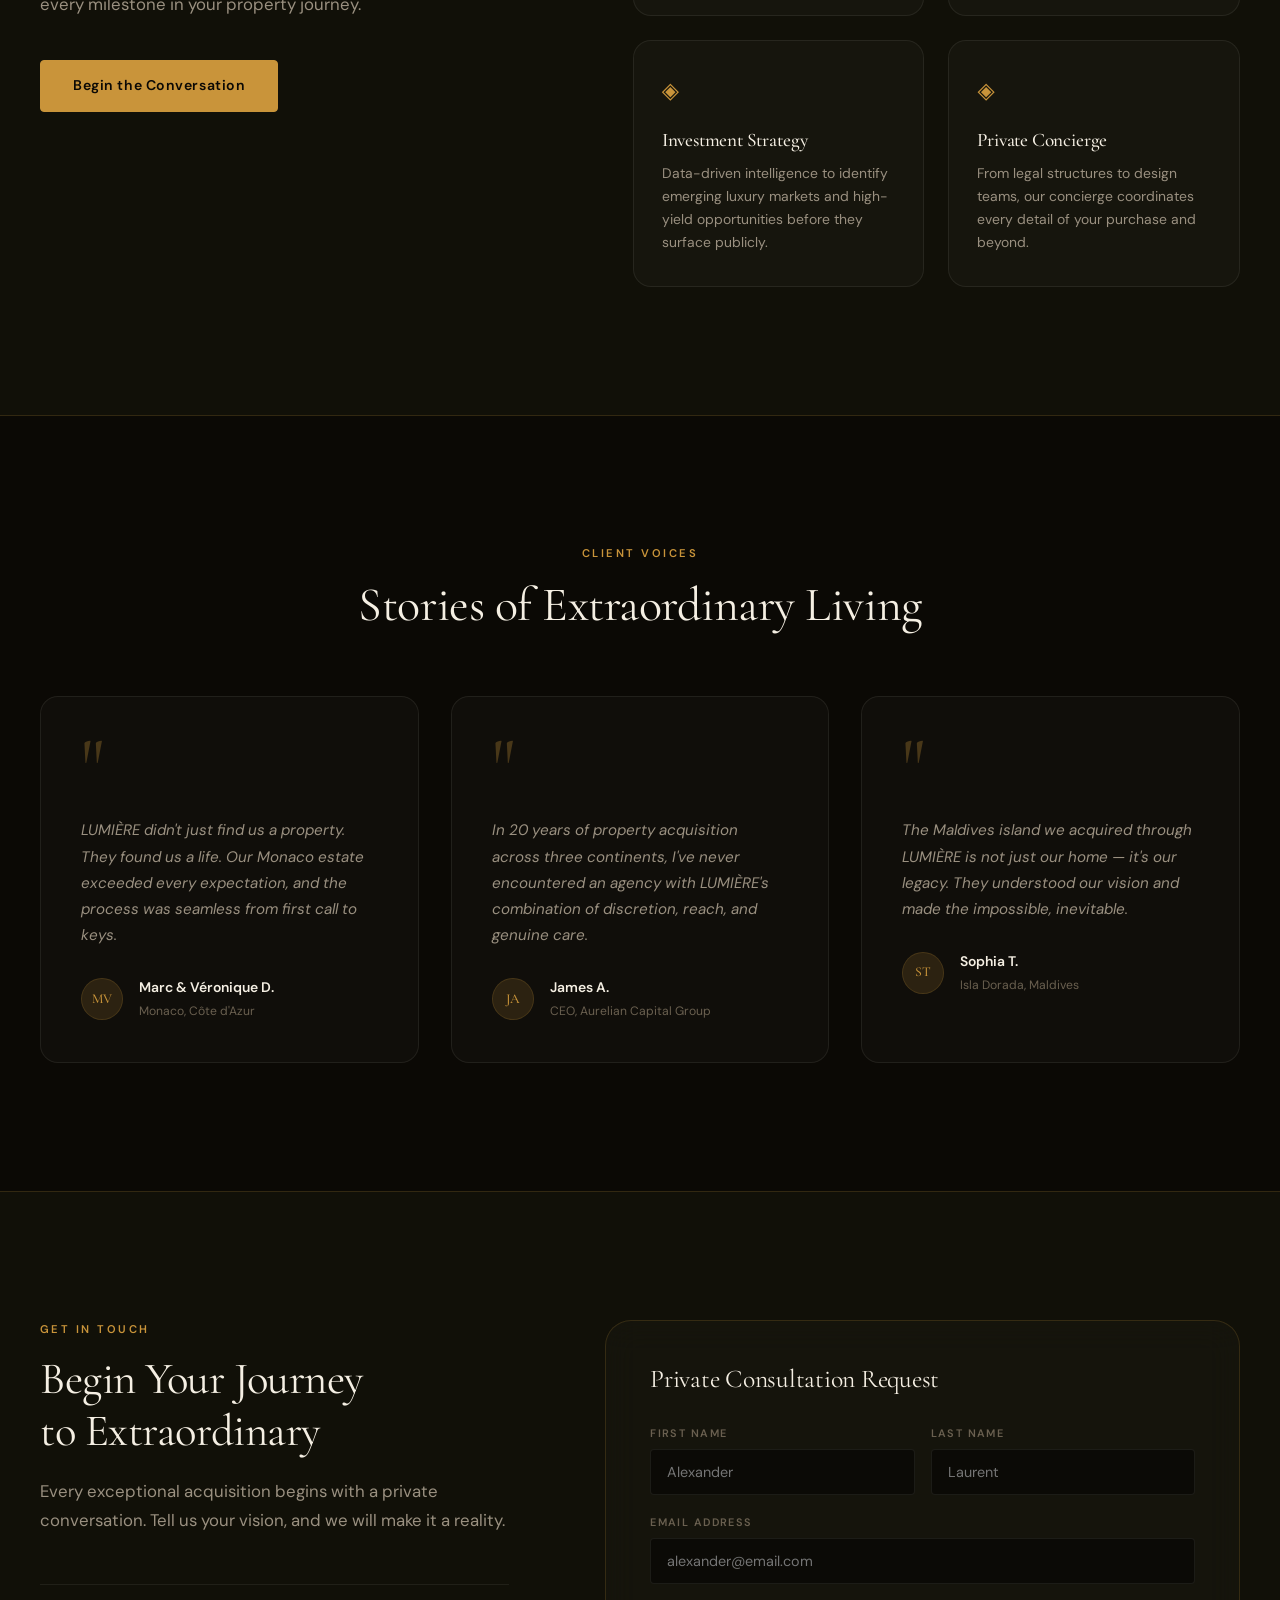
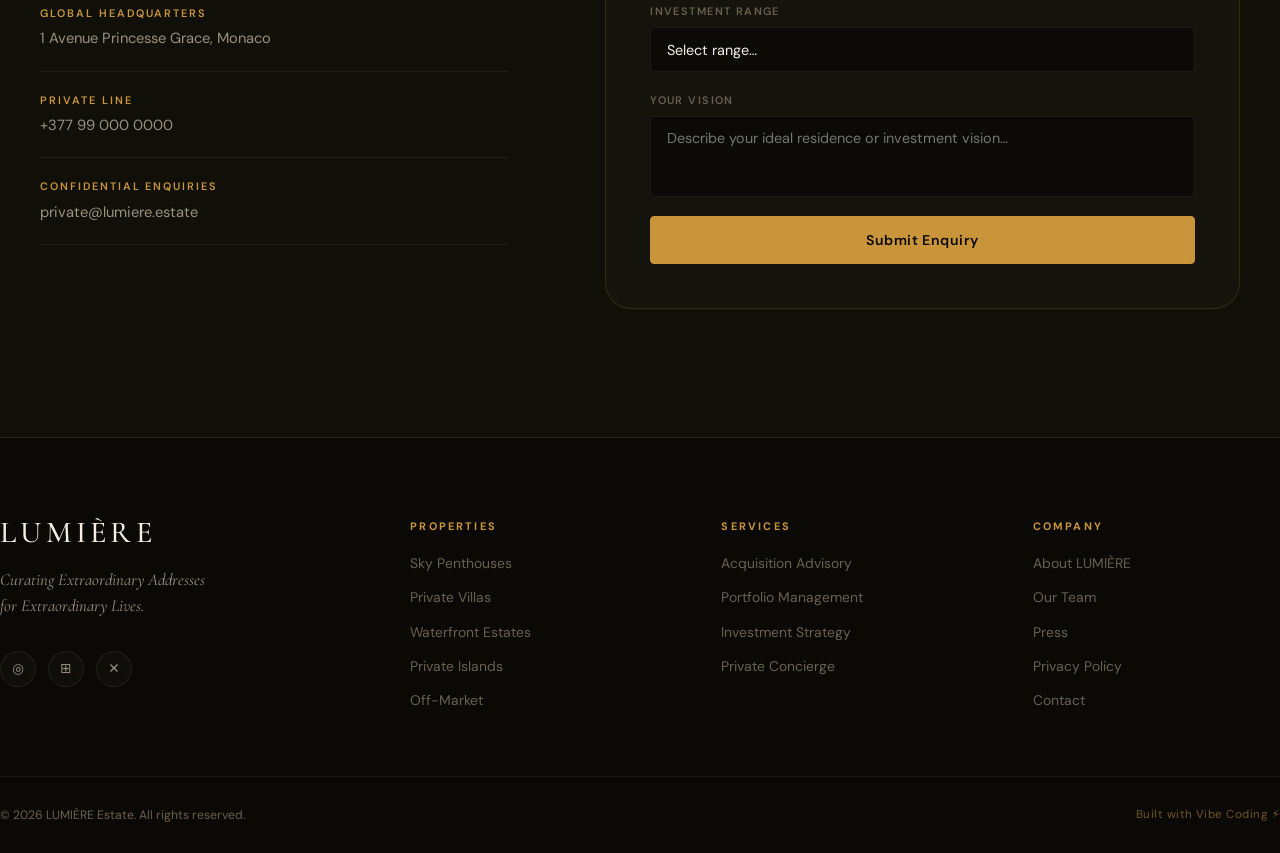
<file: 02-luxury-realestate/index.html>
<!DOCTYPE html>
<html lang="en">
<head>
    <meta charset="UTF-8">
    <meta name="viewport" content="width=device-width, initial-scale=1.0">
    <meta name="description" content="LUMIÈRE — Curating the world's most exceptional properties for discerning clients. Ultra luxury real estate redefined.">
    <title>LUMIÈRE — Ultra Luxury Real Estate</title>
    <link rel="preconnect" href="https://fonts.googleapis.com">
    <link rel="preconnect" href="https://fonts.gstatic.com" crossorigin>
    <link href="https://fonts.googleapis.com/css2?family=Cormorant+Garamond:ital,wght@0,300;0,400;0,500;0,600;1,300;1,400;1,500&family=DM+Sans:wght@300;400;500;600&display=swap" rel="stylesheet">
    <link rel="stylesheet" href="style.css">
</head>
<body>

    <!-- Ambient Floating Particles Canvas -->
    <canvas id="ambient-canvas"></canvas>
    <!-- Cursor Glow -->
    <div id="cursor-glow"></div>

    <!-- ============ NAVBAR ============ -->
    <header class="navbar" id="navbar">
        <div class="nav-container">
            <a href="#" class="logo">
                LUMIÈRE
                <span class="logo-sub">EST. MMXXIV</span>
            </a>
            <nav class="nav-links" id="nav-links">
                <a href="#properties" class="nav-link">Properties</a>
                <a href="#services" class="nav-link">Services</a>
                <a href="#testimonials" class="nav-link">Stories</a>
                <a href="#contact" class="nav-link">Contact</a>
            </nav>
            <div class="nav-actions">
                <a href="#contact" class="btn btn-outline">Book Consultation</a>
                <button class="mobile-toggle" id="mobile-toggle" aria-label="Toggle navigation">
                    <span></span><span></span><span></span>
                </button>
            </div>
        </div>
    </header>

    <!-- Mobile Navigation -->
    <div class="mobile-nav" id="mobile-nav">
        <a href="#properties" class="mobile-link">Properties</a>
        <a href="#services" class="mobile-link">Services</a>
        <a href="#testimonials" class="mobile-link">Stories</a>
        <a href="#contact" class="mobile-link">Contact</a>
        <a href="#contact" class="btn btn-primary mobile-cta">Book Consultation</a>
    </div>
    <div class="mobile-overlay" id="mobile-overlay"></div>

    <!-- ============ HERO ============ -->
    <section class="hero" id="hero">
        <div class="hero-backdrop" id="hero-backdrop">
            <div class="arch-scene">
                <div class="arch-sky"></div>
                <div class="arch-glow-orb"></div>
                <div class="arch-building b5"></div>
                <div class="arch-building b3"></div>
                <div class="arch-building b4"></div>
                <div class="arch-building b1"></div>
                <div class="arch-building b2"></div>
                <div class="arch-ground"></div>
            </div>
        </div>
        <div class="hero-overlay"></div>

        <div class="container hero-container">
            <div class="hero-content reveal-up">
                <div class="hero-eyebrow">
                    <span class="eyebrow-line"></span>
                    <span class="eyebrow-text">Ultra Luxury Real Estate</span>
                </div>
                <h1 class="hero-title">
                    Where Exceptional<br>
                    <em>Addresses</em> Live
                </h1>
                <p class="hero-subtitle">
                    We curate the world's most prestigious properties for clients who demand nothing less than extraordinary. Private islands to sky residences — this is your next chapter.
                </p>
                <div class="hero-actions">
                    <a href="#properties" class="btn btn-primary">Explore Collection</a>
                    <a href="#contact" class="btn btn-ghost">Private Consultation</a>
                </div>
            </div>

            <div class="hero-search-card reveal-up">
                <h3 class="search-title">Find Your Residence</h3>
                <div class="search-form">
                    <div class="search-field">
                        <label>Destination</label>
                        <select>
                            <option value="">Any Location</option>
                            <option>Monaco, Côte d'Azur</option>
                            <option>Maldives, Indian Ocean</option>
                            <option>New York, USA</option>
                            <option>Dubai, UAE</option>
                            <option>Tuscany, Italy</option>
                            <option>Santorini, Greece</option>
                        </select>
                    </div>
                    <div class="search-field">
                        <label>Property Type</label>
                        <select>
                            <option value="">All Types</option>
                            <option>Sky Penthouse</option>
                            <option>Private Villa</option>
                            <option>Waterfront Estate</option>
                            <option>Private Island</option>
                        </select>
                    </div>
                    <div class="search-field">
                        <label>Investment Range</label>
                        <select>
                            <option value="">No Limit</option>
                            <option>$2M – $5M</option>
                            <option>$5M – $10M</option>
                            <option>$10M – $25M</option>
                            <option>$25M+</option>
                        </select>
                    </div>
                    <button class="btn btn-primary search-btn">Search Collection</button>
                </div>
            </div>
        </div>

        <div class="scroll-indicator">
            <span class="scroll-line"></span>
            <span class="scroll-text">Scroll</span>
        </div>
    </section>

    <!-- ============ STATS STRIP ============ -->
    <section class="stats-strip" id="stats">
        <div class="container stats-container">
            <div class="stat-item">
                <div class="stat-number-row">
                    <span class="stat-num" data-target="2400">0</span>
                    <span class="stat-suffix">+</span>
                </div>
                <span class="stat-label">Properties Transacted</span>
            </div>
            <div class="stat-divider"></div>
            <div class="stat-item">
                <div class="stat-number-row">
                    <span class="stat-num" data-target="47">0</span>
                </div>
                <span class="stat-label">Countries Served</span>
            </div>
            <div class="stat-divider"></div>
            <div class="stat-item">
                <div class="stat-number-row">
                    <span class="stat-prefix">$</span>
                    <span class="stat-num" data-target="12">0</span>
                    <span class="stat-suffix">B+</span>
                </div>
                <span class="stat-label">Portfolio Under Management</span>
            </div>
            <div class="stat-divider"></div>
            <div class="stat-item">
                <div class="stat-number-row">
                    <span class="stat-num" data-target="98">0</span>
                    <span class="stat-suffix">%</span>
                </div>
                <span class="stat-label">Client Retention</span>
            </div>
        </div>
    </section>

    <!-- ============ FEATURED PROPERTIES ============ -->
    <section class="properties" id="properties">
        <div class="container">
            <div class="section-header reveal-up">
                <span class="section-tag">Curated Collection</span>
                <h2 class="section-title">Signature Residences</h2>
                <p class="section-desc">Each property is hand-selected for its architectural distinction, location prestige, and enduring investment potential.</p>
            </div>

            <div class="filter-tabs reveal-up">
                <button class="filter-btn active" data-filter="all">All</button>
                <button class="filter-btn" data-filter="penthouse">Penthouse</button>
                <button class="filter-btn" data-filter="villa">Villa</button>
                <button class="filter-btn" data-filter="waterfront">Waterfront</button>
                <button class="filter-btn" data-filter="island">Private Island</button>
            </div>

            <div class="properties-grid" id="properties-grid">

                <div class="property-card reveal-up" data-category="penthouse">
                    <div class="property-image img-penthouse-1">
                        <div class="property-badge">NEW</div>
                        <div class="property-tag">Penthouse</div>
                        <div class="property-actions">
                            <button class="prop-btn" title="Save">♡</button>
                            <button class="prop-btn" title="View">⊙</button>
                        </div>
                    </div>
                    <div class="property-body">
                        <div class="property-price">$18,500,000</div>
                        <h3 class="property-name">The Solaris Penthouse</h3>
                        <p class="property-location"><span class="loc-dot">◎</span> One Central, Dubai, UAE</p>
                        <div class="property-specs">
                            <span>6 Beds</span><span class="dot">·</span>
                            <span>7 Baths</span><span class="dot">·</span>
                            <span>8,400 sq ft</span><span class="dot">·</span>
                            <span>Full Floor</span>
                        </div>
                        <a href="#contact" class="btn btn-card">Request Private Viewing</a>
                    </div>
                </div>

                <div class="property-card reveal-up" data-category="villa" style="animation-delay:0.08s">
                    <div class="property-image img-villa-1">
                        <div class="property-tag">Villa</div>
                        <div class="property-actions">
                            <button class="prop-btn">♡</button>
                            <button class="prop-btn">⊙</button>
                        </div>
                    </div>
                    <div class="property-body">
                        <div class="property-price">$34,200,000</div>
                        <h3 class="property-name">Villa Bellezza</h3>
                        <p class="property-location"><span class="loc-dot">◎</span> Tuscany Hills, Florence, Italy</p>
                        <div class="property-specs">
                            <span>8 Beds</span><span class="dot">·</span>
                            <span>9 Baths</span><span class="dot">·</span>
                            <span>12,800 sq ft</span><span class="dot">·</span>
                            <span>20 ac Estate</span>
                        </div>
                        <a href="#contact" class="btn btn-card">Request Private Viewing</a>
                    </div>
                </div>

                <div class="property-card reveal-up" data-category="waterfront" style="animation-delay:0.16s">
                    <div class="property-image img-waterfront-1">
                        <div class="property-badge exclusive">EXCLUSIVE</div>
                        <div class="property-tag">Waterfront</div>
                        <div class="property-actions">
                            <button class="prop-btn">♡</button>
                            <button class="prop-btn">⊙</button>
                        </div>
                    </div>
                    <div class="property-body">
                        <div class="property-price">$27,900,000</div>
                        <h3 class="property-name">Horizon Crest Estate</h3>
                        <p class="property-location"><span class="loc-dot">◎</span> Côte d'Azur, Monaco</p>
                        <div class="property-specs">
                            <span>5 Beds</span><span class="dot">·</span>
                            <span>6 Baths</span><span class="dot">·</span>
                            <span>7,200 sq ft</span><span class="dot">·</span>
                            <span>Private Dock</span>
                        </div>
                        <a href="#contact" class="btn btn-card">Request Private Viewing</a>
                    </div>
                </div>

                <div class="property-card reveal-up" data-category="island" style="animation-delay:0.12s">
                    <div class="property-image img-island-1">
                        <div class="property-badge rare">RARE</div>
                        <div class="property-tag">Private Island</div>
                        <div class="property-actions">
                            <button class="prop-btn">♡</button>
                            <button class="prop-btn">⊙</button>
                        </div>
                    </div>
                    <div class="property-body">
                        <div class="property-price">$68,000,000</div>
                        <h3 class="property-name">Isla Dorada</h3>
                        <p class="property-location"><span class="loc-dot">◎</span> Maldives, Indian Ocean</p>
                        <div class="property-specs">
                            <span>12 Villas</span><span class="dot">·</span>
                            <span>Private Beach</span><span class="dot">·</span>
                            <span>45 ac Island</span><span class="dot">·</span>
                            <span>Heli-Pad</span>
                        </div>
                        <a href="#contact" class="btn btn-card">Request Private Viewing</a>
                    </div>
                </div>

                <div class="property-card reveal-up" data-category="penthouse" style="animation-delay:0.2s">
                    <div class="property-image img-penthouse-2">
                        <div class="property-tag">Penthouse</div>
                        <div class="property-actions">
                            <button class="prop-btn">♡</button>
                            <button class="prop-btn">⊙</button>
                        </div>
                    </div>
                    <div class="property-body">
                        <div class="property-price">$22,750,000</div>
                        <h3 class="property-name">The Observatory</h3>
                        <p class="property-location"><span class="loc-dot">◎</span> Central Park West, New York, USA</p>
                        <div class="property-specs">
                            <span>5 Beds</span><span class="dot">·</span>
                            <span>5.5 Baths</span><span class="dot">·</span>
                            <span>6,100 sq ft</span><span class="dot">·</span>
                            <span>Rooftop Terrace</span>
                        </div>
                        <a href="#contact" class="btn btn-card">Request Private Viewing</a>
                    </div>
                </div>

                <div class="property-card reveal-up" data-category="villa" style="animation-delay:0.24s">
                    <div class="property-image img-villa-2">
                        <div class="property-badge sold">SOLD</div>
                        <div class="property-tag">Villa</div>
                        <div class="property-actions">
                            <button class="prop-btn">♡</button>
                            <button class="prop-btn">⊙</button>
                        </div>
                    </div>
                    <div class="property-body">
                        <div class="property-price">$41,000,000</div>
                        <h3 class="property-name">Maison Étoile</h3>
                        <p class="property-location"><span class="loc-dot">◎</span> Saint-Jean-Cap-Ferrat, France</p>
                        <div class="property-specs">
                            <span>10 Beds</span><span class="dot">·</span>
                            <span>11 Baths</span><span class="dot">·</span>
                            <span>15,200 sq ft</span><span class="dot">·</span>
                            <span>Wine Cave</span>
                        </div>
                        <a href="#contact" class="btn btn-card">Enquire About Similar</a>
                    </div>
                </div>

            </div>

            <div class="text-center reveal-up">
                <a href="#contact" class="btn btn-outline btn-lg">View Full Collection</a>
            </div>
        </div>
    </section>

    <!-- ============ SERVICES ============ -->
    <section class="services" id="services">
        <div class="container">
            <div class="services-layout">
                <div class="services-content reveal-up">
                    <span class="section-tag">Our Expertise</span>
                    <h2 class="section-title">A Lifetime of Service.<br><em>Not Just a Transaction.</em></h2>
                    <p class="services-desc">From the first conversation to decades of portfolio management, LUMIÈRE is your trusted partner at every milestone in your property journey.</p>
                    <a href="#contact" class="btn btn-primary">Begin the Conversation</a>
                </div>
                <div class="services-cards">
                    <div class="service-card reveal-up">
                        <div class="service-icon">◈</div>
                        <h3 class="service-title">Acquisition Advisory</h3>
                        <p class="service-desc">Exclusive off-market access to the world's most coveted properties, tailored to your lifestyle and investment goals.</p>
                    </div>
                    <div class="service-card reveal-up" style="animation-delay:0.08s">
                        <div class="service-icon">◈</div>
                        <h3 class="service-title">Portfolio Management</h3>
                        <p class="service-desc">Comprehensive asset management for global real estate portfolios, maximizing value with white-glove discretion.</p>
                    </div>
                    <div class="service-card reveal-up" style="animation-delay:0.16s">
                        <div class="service-icon">◈</div>
                        <h3 class="service-title">Investment Strategy</h3>
                        <p class="service-desc">Data-driven intelligence to identify emerging luxury markets and high-yield opportunities before they surface publicly.</p>
                    </div>
                    <div class="service-card reveal-up" style="animation-delay:0.24s">
                        <div class="service-icon">◈</div>
                        <h3 class="service-title">Private Concierge</h3>
                        <p class="service-desc">From legal structures to design teams, our concierge coordinates every detail of your purchase and beyond.</p>
                    </div>
                </div>
            </div>
        </div>
    </section>

    <!-- ============ TESTIMONIALS ============ -->
    <section class="testimonials" id="testimonials">
        <div class="container">
            <div class="section-header text-center reveal-up">
                <span class="section-tag">Client Voices</span>
                <h2 class="section-title">Stories of Extraordinary Living</h2>
            </div>
            <div class="testimonials-grid">
                <div class="testimonial-card reveal-up">
                    <div class="quote-mark">"</div>
                    <p class="quote-text">LUMIÈRE didn't just find us a property. They found us a life. Our Monaco estate exceeded every expectation, and the process was seamless from first call to keys.</p>
                    <div class="quote-author">
                        <div class="author-avatar">MV</div>
                        <div class="author-info">
                            <span class="author-name">Marc & Véronique D.</span>
                            <span class="author-loc">Monaco, Côte d'Azur</span>
                        </div>
                    </div>
                </div>
                <div class="testimonial-card reveal-up" style="animation-delay:0.1s">
                    <div class="quote-mark">"</div>
                    <p class="quote-text">In 20 years of property acquisition across three continents, I've never encountered an agency with LUMIÈRE's combination of discretion, reach, and genuine care.</p>
                    <div class="quote-author">
                        <div class="author-avatar">JA</div>
                        <div class="author-info">
                            <span class="author-name">James A.</span>
                            <span class="author-loc">CEO, Aurelian Capital Group</span>
                        </div>
                    </div>
                </div>
                <div class="testimonial-card reveal-up" style="animation-delay:0.2s">
                    <div class="quote-mark">"</div>
                    <p class="quote-text">The Maldives island we acquired through LUMIÈRE is not just our home — it's our legacy. They understood our vision and made the impossible, inevitable.</p>
                    <div class="quote-author">
                        <div class="author-avatar">ST</div>
                        <div class="author-info">
                            <span class="author-name">Sophia T.</span>
                            <span class="author-loc">Isla Dorada, Maldives</span>
                        </div>
                    </div>
                </div>
            </div>
        </div>
    </section>

    <!-- ============ CONTACT ============ -->
    <section class="contact" id="contact">
        <div class="container contact-grid">
            <div class="contact-info reveal-up">
                <span class="section-tag">Get in Touch</span>
                <h2 class="contact-title">Begin Your Journey<br>to Extraordinary</h2>
                <p class="contact-desc">Every exceptional acquisition begins with a private conversation. Tell us your vision, and we will make it a reality.</p>
                <div class="contact-details">
                    <div class="contact-detail">
                        <span class="detail-label">Global Headquarters</span>
                        <span class="detail-value">1 Avenue Princesse Grace, Monaco</span>
                    </div>
                    <div class="contact-detail">
                        <span class="detail-label">Private Line</span>
                        <span class="detail-value">+377 99 000 0000</span>
                    </div>
                    <div class="contact-detail">
                        <span class="detail-label">Confidential Enquiries</span>
                        <span class="detail-value">private@lumiere.estate</span>
                    </div>
                </div>
            </div>
            <div class="contact-form-card reveal-up">
                <h3 class="form-title">Private Consultation Request</h3>
                <form id="contact-form" novalidate>
                    <div class="form-row two-col">
                        <div class="form-group" id="fg-first">
                            <label>First Name</label>
                            <input type="text" id="f-first" placeholder="Alexander" required>
                            <span class="field-error">Required</span>
                        </div>
                        <div class="form-group" id="fg-last">
                            <label>Last Name</label>
                            <input type="text" id="f-last" placeholder="Laurent" required>
                            <span class="field-error">Required</span>
                        </div>
                    </div>
                    <div class="form-row">
                        <div class="form-group" id="fg-email">
                            <label>Email Address</label>
                            <input type="email" id="f-email" placeholder="alexander@email.com" required>
                            <span class="field-error">Valid email required</span>
                        </div>
                    </div>
                    <div class="form-row">
                        <div class="form-group" id="fg-budget">
                            <label>Investment Range</label>
                            <select id="f-budget" required>
                                <option value="" disabled selected>Select range…</option>
                                <option>$2M – $5M</option>
                                <option>$5M – $10M</option>
                                <option>$10M – $25M</option>
                                <option>$25M – $50M</option>
                                <option>$50M+</option>
                            </select>
                            <span class="field-error">Required</span>
                        </div>
                    </div>
                    <div class="form-row">
                        <div class="form-group" id="fg-message">
                            <label>Your Vision</label>
                            <textarea id="f-message" rows="3" placeholder="Describe your ideal residence or investment vision…" required></textarea>
                            <span class="field-error">Required</span>
                        </div>
                    </div>
                    <button type="submit" class="btn btn-primary btn-full" id="submit-btn">Submit Enquiry</button>
                </form>
            </div>
        </div>
    </section>

    <!-- ============ FOOTER ============ -->
    <footer class="footer">
        <div class="container footer-inner">
            <div class="footer-brand">
                <a href="#" class="logo footer-logo">LUMIÈRE</a>
                <p class="footer-tagline">Curating Extraordinary Addresses<br>for Extraordinary Lives.</p>
                <div class="footer-social">
                    <a href="#" class="social-link" aria-label="Instagram">◎</a>
                    <a href="#" class="social-link" aria-label="LinkedIn">⊞</a>
                    <a href="#" class="social-link" aria-label="X">✕</a>
                </div>
            </div>
            <div class="footer-col">
                <h4>Properties</h4>
                <a href="#">Sky Penthouses</a>
                <a href="#">Private Villas</a>
                <a href="#">Waterfront Estates</a>
                <a href="#">Private Islands</a>
                <a href="#">Off-Market</a>
            </div>
            <div class="footer-col">
                <h4>Services</h4>
                <a href="#">Acquisition Advisory</a>
                <a href="#">Portfolio Management</a>
                <a href="#">Investment Strategy</a>
                <a href="#">Private Concierge</a>
            </div>
            <div class="footer-col">
                <h4>Company</h4>
                <a href="#">About LUMIÈRE</a>
                <a href="#">Our Team</a>
                <a href="#">Press</a>
                <a href="#">Privacy Policy</a>
                <a href="#">Contact</a>
            </div>
        </div>
        <div class="footer-bottom">
            <div class="container footer-bottom-inner">
                <p>© 2026 LUMIÈRE Estate. All rights reserved.</p>
                <p class="built-with">Built with Vibe Coding ⚡</p>
            </div>
        </div>
    </footer>

    <!-- Success Toast -->
    <div class="toast" id="success-toast">
        <span class="toast-icon">✓</span>
        <span>Enquiry received. We'll be in touch within 24 hours.</span>
    </div>

    <script src="app.js"></script>
</body>
</html>
</file>
<file: style.css>
/* -------------------------------------------------------------
   VIBE CODE - DESIGN SYSTEM & MASTER STYLESHEET
   Aesthetics: Cybernetic, Premium Dark Mode, Glassmorphism, Neon Glows
   ------------------------------------------------------------- */

/* Define CSS Variables */
:root {
    /* Color Palette */
    --bg-deep: #05040a;
    --bg-cyber: #0a0814;
    --bg-surface: rgba(16, 12, 30, 0.6);
    --bg-surface-opaque: #100c1e;
    
    --primary: #7c3aed; /* Electric Violet */
    --primary-glow: rgba(124, 58, 237, 0.5);
    --primary-light: #a78bfa;
    
    --accent-cyan: #06b6d4; /* Glowing Cyan */
    --accent-cyan-glow: rgba(6, 182, 212, 0.4);
    
    --accent-magenta: #ec4899; /* Hot Magenta */
    --accent-magenta-glow: rgba(236, 72, 153, 0.4);
    
    --accent-green: #10b981; /* Neon Emerald */
    --accent-green-glow: rgba(16, 185, 129, 0.4);

    --text-main: #f3f4f6; /* Off-white */
    --text-muted: #9ca3af; /* Silver-gray */
    --text-dark: #6b7280;

    /* Fonts */
    --font-heading: 'Space Grotesk', sans-serif;
    --font-body: 'Plus Jakarta Sans', sans-serif;

    /* Glassmorphism Specs */
    --glass-bg: rgba(255, 255, 255, 0.02);
    --glass-border: rgba(255, 255, 255, 0.06);
    --glass-border-hover: rgba(255, 255, 255, 0.15);
    --glass-blur: 16px;
    --card-shadow: 0 10px 40px -10px rgba(0, 0, 0, 0.7);

    /* Layout & Spacing */
    --nav-height: 80px;
    --container-width: 1200px;
    --border-radius-lg: 20px;
    --border-radius-md: 12px;
    --border-radius-sm: 8px;
    
    /* Animation Speeds */
    --transition-fast: 0.2s ease;
    --transition-medium: 0.4s cubic-bezier(0.16, 1, 0.3, 1);
    --transition-slow: 0.8s cubic-bezier(0.16, 1, 0.3, 1);
}

/* Global Reset */
*, *::before, *::after {
    box-sizing: border-box;
    margin: 0;
    padding: 0;
}

/* Custom Sleek Cyber Scrollbars - Hides native and custom scrollbars from the UI while keeping elements scrollable */
::-webkit-scrollbar {
    display: none;
}

/* Firefox and Edge/IE compatibility to hide scrollbars */
* {
    scrollbar-width: none;
    -ms-overflow-style: none;
}

html {
    scroll-behavior: smooth;
    font-size: 16px;
    background-color: var(--bg-deep);
    color: var(--text-main);
    overflow-x: hidden;
}

body {
    font-family: var(--font-body);
    line-height: 1.6;
    letter-spacing: -0.01em;
    position: relative;
    min-height: 100vh;
    overflow-x: hidden;
}

/* Background Particle Canvas & Cursor Glow */
#particles-canvas {
    position: fixed;
    top: 0;
    left: 0;
    width: 100vw;
    height: 100vh;
    z-index: 1;
    pointer-events: none;
}

#confetti-canvas {
    position: fixed;
    top: 0;
    left: 0;
    width: 100vw;
    height: 100vh;
    z-index: 9999;
    pointer-events: none;
}

#cursor-glow {
    position: fixed;
    width: 400px;
    height: 400px;
    background: radial-gradient(circle, rgba(124, 58, 237, 0.15) 0%, rgba(6, 182, 212, 0.05) 50%, transparent 100%);
    border-radius: 50%;
    transform: translate(-50%, -50%);
    pointer-events: none;
    z-index: 2;
    transition: width 0.3s, height 0.3s;
    mix-blend-mode: screen;
}

/* Utility Containers */
.container {
    max-width: var(--container-width);
    margin: 0 auto;
    padding: 0 2rem;
    position: relative;
    z-index: 3;
}

/* Typography & Headers */
h1, h2, h3, h4, h5, h6 {
    font-family: var(--font-heading);
    font-weight: 700;
    letter-spacing: -0.02em;
    color: var(--text-main);
    line-height: 1.2;
}

.gradient-text {
    background: linear-gradient(135deg, var(--accent-cyan) 0%, var(--primary-light) 50%, var(--accent-magenta) 100%);
    -webkit-background-clip: text;
    -webkit-text-fill-color: transparent;
    background-clip: text;
    display: inline-block;
    position: relative;
}

.text-center { text-align: center; }

.section-header {
    margin-bottom: 4.5rem;
    position: relative;
    z-index: 3;
}

.section-tag {
    font-family: var(--font-heading);
    font-size: 0.85rem;
    font-weight: 700;
    letter-spacing: 0.15em;
    color: var(--accent-cyan);
    text-transform: uppercase;
    display: block;
    margin-bottom: 0.75rem;
}

.section-title {
    font-size: 2.75rem;
    margin-bottom: 1.25rem;
}

.section-desc {
    color: var(--text-muted);
    font-size: 1.15rem;
    max-width: 700px;
    margin: 0 auto;
}

/* Glassmorphism Card Style */
.glass-card {
    background: var(--glass-bg);
    border: 1px solid var(--glass-border);
    backdrop-filter: blur(var(--glass-blur));
    -webkit-backdrop-filter: blur(var(--glass-blur));
    border-radius: var(--border-radius-lg);
    box-shadow: var(--card-shadow);
    transition: border-color var(--transition-medium), box-shadow var(--transition-medium), transform var(--transition-medium);
    overflow: hidden;
}

.glass-card:hover {
    border-color: var(--glass-border-hover);
    box-shadow: 0 15px 45px -10px rgba(124, 58, 237, 0.2);
}

/* Buttons System */
.btn {
    display: inline-flex;
    align-items: center;
    justify-content: center;
    padding: 0.85rem 1.75rem;
    font-family: var(--font-heading);
    font-size: 1rem;
    font-weight: 600;
    border-radius: var(--border-radius-md);
    cursor: pointer;
    transition: all var(--transition-fast);
    text-decoration: none;
    position: relative;
    overflow: hidden;
    gap: 0.5rem;
}

.btn-primary {
    background: linear-gradient(135deg, var(--primary) 0%, #6366f1 100%);
    color: #fff;
    border: 1px solid rgba(255, 255, 255, 0.1);
    box-shadow: 0 4px 20px rgba(124, 58, 237, 0.4);
}

.btn-primary:hover {
    transform: translateY(-2px);
    box-shadow: 0 6px 25px var(--primary-glow);
    background: linear-gradient(135deg, #8b5cf6 0%, #4f46e5 100%);
}

.btn-primary:active {
    transform: translateY(0);
}

.btn-secondary {
    background: rgba(255, 255, 255, 0.05);
    color: var(--text-main);
    border: 1px solid var(--glass-border);
}

.btn-secondary:hover {
    background: rgba(255, 255, 255, 0.1);
    border-color: var(--glass-border-hover);
    transform: translateY(-2px);
}

.btn-full {
    width: 100%;
}

.arrow-icon {
    transition: transform var(--transition-fast);
}

.btn:hover .arrow-icon {
    transform: translateX(4px);
}

/* Navbar */
.navbar {
    position: fixed;
    top: 0;
    left: 0;
    width: 100%;
    height: var(--nav-height);
    background: rgba(5, 4, 10, 0.7);
    backdrop-filter: blur(20px);
    -webkit-backdrop-filter: blur(20px);
    border-bottom: 1px solid var(--glass-border);
    z-index: 1000;
    transition: background var(--transition-fast), border var(--transition-fast);
}

.navbar.scrolled {
    background: rgba(5, 4, 10, 0.9);
    border-bottom-color: rgba(255, 255, 255, 0.1);
}

.nav-container {
    max-width: var(--container-width);
    height: 100%;
    margin: 0 auto;
    padding: 0 2rem;
    display: flex;
    align-items: center;
    justify-content: space-between;
}

.logo {
    font-family: var(--font-heading);
    font-size: 1.5rem;
    font-weight: 700;
    letter-spacing: -0.04em;
    color: var(--text-main);
    text-decoration: none;
    display: flex;
    align-items: center;
}

.logo-accent {
    color: var(--accent-cyan);
    margin-right: 0.1rem;
    text-shadow: 0 0 10px var(--accent-cyan-glow);
}

.logo-highlight {
    color: var(--primary-light);
}

.nav-menu {
    display: flex;
    gap: 2rem;
    align-items: center;
}

.nav-link {
    color: var(--text-muted);
    text-decoration: none;
    font-size: 0.95rem;
    font-weight: 500;
    transition: color var(--transition-fast);
}

.nav-link:hover {
    color: var(--text-main);
}

.btn-nav-cta {
    padding: 0.5rem 1.25rem;
    font-size: 0.9rem;
    background: rgba(124, 58, 237, 0.1);
    color: var(--primary-light);
    border: 1px solid var(--primary-glow);
}

.btn-nav-cta:hover {
    background: var(--primary);
    color: #fff;
    box-shadow: 0 4px 15px var(--primary-glow);
    transform: none;
}

/* Mobile Toggle Hamburger */
.mobile-toggle {
    display: none;
    flex-direction: column;
    justify-content: space-between;
    width: 24px;
    height: 18px;
    background: transparent;
    border: none;
    cursor: pointer;
    z-index: 1001;
}

.mobile-toggle .bar {
    width: 100%;
    height: 2px;
    background-color: var(--text-main);
    transition: all 0.3s ease;
}

/* Mobile Navigation Drawer - Slide-Out Sidebar from Right */
.mobile-nav {
    position: fixed;
    top: 0;
    right: -320px; /* Hidden initially */
    width: 320px;
    height: 100vh;
    background: rgba(10, 8, 20, 0.88);
    backdrop-filter: blur(25px);
    -webkit-backdrop-filter: blur(25px);
    z-index: 9999; /* Overrides sticky header */
    display: flex;
    flex-direction: column;
    align-items: flex-start;
    justify-content: flex-start;
    padding: 6rem 2rem 3rem 2rem;
    border-left: 1px solid var(--glass-border);
    transition: right var(--transition-medium) cubic-bezier(0.16, 1, 0.3, 1);
    box-shadow: -15px 0 40px rgba(0, 0, 0, 0.7);
}

.mobile-nav.open {
    right: 0;
}

.drawer-header {
    margin-bottom: 2.5rem;
}

.logo-drawer {
    font-size: 1.6rem;
    font-weight: 800;
}

.drawer-links {
    display: flex;
    flex-direction: column;
    gap: 1.75rem;
    width: 100%;
    margin-bottom: 3rem;
}

.mobile-nav-link {
    font-family: var(--font-heading);
    font-size: 1.25rem;
    font-weight: 600;
    color: var(--text-muted);
    text-decoration: none;
    transition: color var(--transition-fast), padding-left 0.2s;
    display: flex;
    align-items: center;
}

.mobile-nav-link:hover {
    color: var(--accent-cyan);
    padding-left: 8px;
}

.mobile-nav-btn {
    width: 100%;
    margin-top: auto;
}

/* Mobile Navigation Overlay */
.mobile-nav-overlay {
    position: fixed;
    top: 0;
    left: 0;
    width: 100vw;
    height: 100vh;
    background: rgba(5, 3, 10, 0.6);
    backdrop-filter: blur(4px);
    -webkit-backdrop-filter: blur(4px);
    z-index: 9998; /* Just below mobile-nav */
    opacity: 0;
    pointer-events: none;
    transition: opacity var(--transition-medium);
}

.mobile-nav-overlay.open {
    opacity: 1;
    pointer-events: auto;
}

/* Hero Section */
.hero {
    position: relative;
    padding-top: calc(var(--nav-height) + 4rem);
    padding-bottom: 8rem;
    z-index: 5;
    background: radial-gradient(100% 100% at 50% 0%, rgba(16, 12, 30, 0.6) 0%, var(--bg-deep) 100%);
}

.hero-glow-1 {
    position: absolute;
    top: 10%;
    left: 15%;
    width: 35vw;
    height: 35vw;
    background: radial-gradient(circle, rgba(124, 58, 237, 0.12) 0%, transparent 70%);
    filter: blur(80px);
    z-index: 1;
}

.hero-glow-2 {
    position: absolute;
    bottom: 20%;
    right: 10%;
    width: 30vw;
    height: 30vw;
    background: radial-gradient(circle, rgba(6, 182, 212, 0.08) 0%, transparent 70%);
    filter: blur(80px);
    z-index: 1;
}

.hero-container {
    display: grid;
    grid-template-columns: 1.1fr 0.9fr;
    gap: 4rem;
    align-items: center;
}

.badge-wrapper {
    margin-bottom: 1.25rem;
}

.hero-badge {
    background: rgba(6, 182, 212, 0.15);
    border: 1px solid var(--accent-cyan-glow);
    color: var(--accent-cyan);
    padding: 0.4rem 1rem;
    border-radius: 50px;
    font-size: 0.85rem;
    font-weight: 700;
    font-family: var(--font-heading);
    letter-spacing: 0.05em;
    text-transform: uppercase;
    display: inline-block;
    box-shadow: 0 0 15px rgba(6, 182, 212, 0.15);
}

.hero-title {
    font-size: 4rem;
    line-height: 1.1;
    margin-bottom: 1.5rem;
}

.hero-subtitle {
    font-size: 1.2rem;
    color: var(--text-muted);
    margin-bottom: 2.5rem;
    max-width: 600px;
}

.hero-actions {
    display: flex;
    gap: 1.5rem;
    margin-bottom: 3.5rem;
}

.hero-metrics {
    display: flex;
    align-items: center;
    gap: 2rem;
}

.metric-item {
    display: flex;
    flex-direction: column;
}

.metric-number {
    font-family: var(--font-heading);
    font-size: 2.25rem;
    font-weight: 700;
    color: var(--text-main);
    line-height: 1.1;
}

.metric-label {
    font-size: 0.85rem;
    color: var(--text-muted);
}

.metric-divider {
    width: 1px;
    height: 40px;
    background-color: var(--glass-border);
}

/* Hero Visual Card Panel */
.hero-visual-wrapper {
    position: relative;
    z-index: 3;
}

.hero-card-glow {
    position: absolute;
    top: -5%;
    left: -5%;
    width: 110%;
    height: 110%;
    background: radial-gradient(circle, rgba(124, 58, 237, 0.2) 0%, transparent 60%);
    filter: blur(30px);
    z-index: 1;
}

.hero-visual-card {
    position: relative;
    z-index: 2;
    background: rgba(10, 8, 20, 0.7);
    border: 1px solid var(--glass-border);
}

.card-header-bar {
    background: rgba(0, 0, 0, 0.3);
    padding: 0.75rem 1.25rem;
    display: flex;
    align-items: center;
    justify-content: space-between;
    border-bottom: 1px solid rgba(255, 255, 255, 0.05);
}

.window-dots {
    display: flex;
    gap: 6px;
}

.window-dots .dot {
    width: 10px;
    height: 10px;
    border-radius: 50%;
}

.window-dots .dot.red { background-color: #ef4444; }
.window-dots .dot.yellow { background-color: #f59e0b; }
.window-dots .dot.green { background-color: #10b981; }

.window-title {
    font-family: var(--font-heading);
    font-size: 0.8rem;
    color: var(--text-muted);
    font-weight: 500;
}

.window-status {
    font-size: 0.75rem;
    color: var(--accent-green);
    display: flex;
    align-items: center;
    gap: 5px;
    font-weight: 600;
}

.pulse-indicator {
    width: 8px;
    height: 8px;
    border-radius: 50%;
    background-color: var(--accent-green);
    box-shadow: 0 0 8px var(--accent-green);
    animation: simple-pulse 2s infinite;
}

@keyframes simple-pulse {
    0% { transform: scale(0.9); opacity: 0.6; }
    50% { transform: scale(1.2); opacity: 1; box-shadow: 0 0 12px var(--accent-green); }
    100% { transform: scale(0.9); opacity: 0.6; }
}

.image-container {
    position: relative;
    overflow: hidden;
    aspect-ratio: 4/3;
    display: flex;
    align-items: center;
    justify-content: center;
    background: #000;
}

.hero-image {
    width: 100%;
    height: 100%;
    object-fit: cover;
    opacity: 0.9;
    transition: transform var(--transition-slow);
}

.hero-visual-card:hover .hero-image {
    transform: scale(1.03);
}

/* Floating badges on visual */
.floating-badge {
    position: absolute;
    background: rgba(16, 12, 30, 0.75);
    border: 1px solid rgba(255, 255, 255, 0.08);
    backdrop-filter: blur(10px);
    -webkit-backdrop-filter: blur(10px);
    padding: 0.65rem 1rem;
    border-radius: var(--border-radius-md);
    box-shadow: 0 8px 32px rgba(0, 0, 0, 0.5);
    display: flex;
    align-items: center;
    gap: 0.75rem;
    z-index: 5;
    animation: hover-float 4s ease-in-out infinite alternate;
}

.fb-1 {
    bottom: 12%;
    left: -5%;
}

.fb-2 {
    top: 15%;
    right: -5%;
    animation-delay: 2s;
}

.badge-icon {
    font-size: 1.5rem;
}

.badge-text {
    display: flex;
    flex-direction: column;
}

.badge-title {
    font-family: var(--font-heading);
    font-size: 0.85rem;
    font-weight: 600;
    color: var(--text-main);
    line-height: 1.2;
}

.badge-sub {
    font-size: 0.75rem;
    color: var(--text-muted);
}

@keyframes hover-float {
    0% { transform: translateY(0); }
    100% { transform: translateY(-8px); }
}

/* Wave Divider */
.wave-divider {
    position: absolute;
    bottom: 0;
    left: 0;
    width: 100%;
    overflow: hidden;
    line-height: 0;
    transform: rotate(180deg);
}

.wave-divider svg {
    position: relative;
    display: block;
    width: calc(100% + 1.3px);
    height: 60px;
}

.wave-divider .shape-fill {
    fill: var(--bg-cyber);
}

/* Trust Banner / Alumni Logos */
.trust-banner {
    background-color: var(--bg-cyber);
    padding: 3rem 0;
    border-bottom: 1px solid var(--glass-border);
    z-index: 10;
    position: relative;
}

.banner-title {
    text-align: center;
    font-family: var(--font-heading);
    font-size: 0.75rem;
    font-weight: 600;
    letter-spacing: 0.2em;
    color: var(--text-dark);
    margin-bottom: 2rem;
}

.logos-grid {
    display: flex;
    justify-content: space-between;
    align-items: center;
    flex-wrap: wrap;
    gap: 2rem;
}

.partner-logo {
    opacity: 0.4;
    transition: opacity var(--transition-fast);
    cursor: default;
    font-family: var(--font-heading);
    font-weight: 700;
    font-size: 1.15rem;
    letter-spacing: 0.05em;
    color: var(--text-main);
}

.partner-logo:hover {
    opacity: 0.8;
}

/* Section: Philosophy */
.philosophy {
    padding: 8rem 0;
    background-color: var(--bg-cyber);
    position: relative;
}

.pillars-grid {
    display: grid;
    grid-template-columns: repeat(auto-fit, minmax(250px, 1fr));
    gap: 2rem;
    margin-top: 4rem;
}

.pillar-card {
    padding: 2.5rem 2rem;
    height: 100%;
}

.pillar-icon-box {
    width: 60px;
    height: 60px;
    border-radius: var(--border-radius-md);
    background: rgba(124, 58, 237, 0.1);
    color: var(--primary-light);
    display: flex;
    align-items: center;
    justify-content: center;
    margin-bottom: 1.5rem;
    border: 1px solid var(--primary-glow);
    box-shadow: 0 0 15px rgba(124, 58, 237, 0.1);
}

.pillar-card:hover .pillar-icon-box {
    background: var(--primary);
    color: #fff;
    box-shadow: 0 0 20px var(--primary-glow);
    transform: scale(1.05);
    transition: all var(--transition-fast);
}

.pillar-title {
    font-size: 1.35rem;
    margin-bottom: 1rem;
}

.pillar-desc {
    color: var(--text-muted);
    font-size: 0.95rem;
    line-height: 1.6;
}

/* Section: Playground / Interactive Terminal */
.playground {
    padding: 8rem 0;
    background: radial-gradient(100% 100% at 50% 50%, rgba(10, 8, 20, 0.9) 0%, var(--bg-deep) 100%);
    position: relative;
}

.playground-selectors {
    display: flex;
    justify-content: center;
    gap: 1rem;
    margin-bottom: 3rem;
    flex-wrap: wrap;
    z-index: 5;
    position: relative;
}

.selector-btn {
    background: rgba(255, 255, 255, 0.03);
    border: 1px solid var(--glass-border);
    backdrop-filter: blur(10px);
    -webkit-backdrop-filter: blur(10px);
    color: var(--text-muted);
    padding: 0.75rem 1.5rem;
    border-radius: var(--border-radius-md);
    font-family: var(--font-heading);
    font-size: 0.95rem;
    font-weight: 600;
    cursor: pointer;
    transition: all var(--transition-fast);
    display: flex;
    align-items: center;
    gap: 0.5rem;
}

.selector-btn:hover {
    border-color: var(--glass-border-hover);
    color: var(--text-main);
    background: rgba(255, 255, 255, 0.07);
}

.selector-btn.active {
    background: rgba(124, 58, 237, 0.15);
    border-color: var(--primary-light);
    color: var(--text-main);
    box-shadow: 0 0 15px rgba(124, 58, 237, 0.2);
}

/* Terminal Framework */
.terminal-container {
    width: 100%;
    max-width: 1100px;
    margin: 0 auto;
    background: #06050b;
    border: 1px solid rgba(255, 255, 255, 0.06);
    border-radius: var(--border-radius-lg);
    box-shadow: 0 30px 80px rgba(0, 0, 0, 0.8);
    overflow: hidden;
    position: relative;
    z-index: 5;
}

.terminal-header {
    background: rgba(0, 0, 0, 0.4);
    padding: 1rem 1.5rem;
    border-bottom: 1px solid rgba(255, 255, 255, 0.05);
    display: flex;
    align-items: center;
    justify-content: space-between;
}

/* Integrated IDE Workspace Sidebar Explorer */
.terminal-ide-layout {
    display: flex;
    width: 100%;
    align-items: stretch;
    background: #06050b;
    position: relative;
}

.terminal-ide-sidebar {
    display: flex;
    flex-direction: row;
    width: 260px;
    background: rgba(4, 3, 8, 0.65);
    border-right: 1px solid rgba(255, 255, 255, 0.04);
    align-items: stretch;
    flex-shrink: 0;
    transition: width 0.35s cubic-bezier(0.16, 1, 0.3, 1);
    overflow: hidden;
}

.terminal-ide-sidebar.collapsed {
    width: 52px;
}

.terminal-ide-sidebar.collapsed .file-explorer {
    display: none;
}

/* Activity Bar (VS Code style thin vertical stripe) */
.activity-bar {
    width: 52px;
    background: rgba(3, 2, 6, 0.85);
    border-right: 1px solid rgba(255, 255, 255, 0.03);
    display: flex;
    flex-direction: column;
    justify-content: space-between;
    align-items: center;
    padding: 1rem 0;
    flex-shrink: 0;
}

.activity-top, .activity-bottom {
    display: flex;
    flex-direction: column;
    align-items: center;
    gap: 0.75rem;
    width: 100%;
}

.activity-btn {
    background: transparent;
    border: none;
    color: var(--text-dark);
    cursor: pointer;
    width: 100%;
    height: 44px;
    display: flex;
    align-items: center;
    justify-content: center;
    position: relative;
    transition: color 0.2s, background-color 0.2s;
}

.activity-btn svg {
    transition: transform 0.2s;
}

.activity-btn:hover {
    color: var(--text-main);
}

.activity-btn:hover svg {
    transform: scale(1.08);
}

.activity-btn.active {
    color: var(--accent-cyan);
}

.activity-btn.active::before {
    content: '';
    position: absolute;
    left: 0;
    top: 20%;
    height: 60%;
    width: 3px;
    background: var(--accent-cyan);
    box-shadow: 0 0 10px var(--accent-cyan);
    border-radius: 0 4px 4px 0;
}

/* Explorer Pane (Vertical directories) */
.file-explorer {
    flex-grow: 1;
    display: flex;
    flex-direction: column;
    padding: 0.85rem 0.5rem;
    user-select: none;
    overflow-y: auto;
    overflow-x: hidden; /* Hide horizontal scrollbar */
}

.explorer-header {
    display: flex;
    justify-content: space-between;
    align-items: center;
    font-family: monospace;
    font-size: 0.68rem;
    font-weight: 700;
    color: var(--text-dark);
    letter-spacing: 0.08em;
    padding: 0 0.5rem 0.65rem 0.5rem;
    border-bottom: 1px solid rgba(255, 255, 255, 0.03);
    margin-bottom: 0.75rem;
    text-transform: uppercase;
}

.explorer-settings-icon {
    opacity: 0.6;
    cursor: pointer;
    transition: opacity 0.2s;
}

.explorer-settings-icon:hover {
    opacity: 1;
}

.explorer-tree {
    display: flex;
    flex-direction: column;
    gap: 0.75rem;
}

.tree-folder {
    display: flex;
    flex-direction: column;
}

.folder-title {
    display: flex;
    align-items: center;
    gap: 6px;
    font-family: monospace;
    font-size: 0.78rem;
    font-weight: 600;
    color: var(--text-muted);
    cursor: pointer;
    padding: 0.3rem 0.5rem;
    border-radius: 4px;
    transition: background 0.2s, color 0.2s;
}

.folder-title:hover {
    background: rgba(255, 255, 255, 0.03);
    color: var(--text-main);
}

.folder-title .arrow {
    font-size: 0.55rem;
    width: 10px;
    display: inline-block;
    transition: transform 0.2s;
}

.tree-folder:not(.open) .folder-children {
    display: none;
}

.tree-folder:not(.open) .folder-title .arrow {
    transform: rotate(-90deg);
}

.folder-children {
    display: flex;
    flex-direction: column;
    gap: 2px;
    padding-left: 0.75rem;
    border-left: 1px dashed rgba(255, 255, 255, 0.04);
    margin-left: 0.85rem;
    margin-top: 2px;
}

.tree-file {
    display: flex;
    align-items: center;
    gap: 8px;
    font-family: monospace;
    font-size: 0.78rem;
    color: var(--text-muted);
    cursor: pointer;
    padding: 0.35rem 0.6rem;
    border-radius: 4px;
    border: 1px solid transparent;
    transition: all 0.2s;
}

.tree-file:hover {
    background: rgba(255, 255, 255, 0.04);
    color: var(--text-main);
    border-color: rgba(255, 255, 255, 0.02);
}

.tree-file.active {
    background: rgba(6, 182, 212, 0.06);
    border: 1px solid rgba(6, 182, 212, 0.15);
    color: var(--accent-cyan);
    font-weight: 600;
    box-shadow: inset 3px 0 0 var(--accent-cyan);
}

.tree-file.active .file-icon {
    color: var(--accent-cyan);
}

.tree-file.muted-file {
    opacity: 0.35;
    cursor: default;
}

.tree-file.muted-file:hover {
    background: transparent;
    color: var(--text-muted);
    border-color: transparent;
}

.font-dark {
    color: var(--text-dark) !important;
}

.terminal-ide-main {
    flex-grow: 1;
    display: flex;
    flex-direction: column;
    min-width: 0;
}

.terminal-title {
    font-family: monospace;
    font-size: 0.85rem;
    color: var(--text-muted);
}

.badge {
    padding: 0.25rem 0.6rem;
    border-radius: 50px;
    font-size: 0.7rem;
    font-family: var(--font-heading);
    font-weight: 700;
    letter-spacing: 0.05em;
}

.badge-cyan {
    background: rgba(6, 182, 212, 0.15);
    border: 1px solid rgba(6, 182, 212, 0.3);
    color: var(--accent-cyan);
}

.badge-purple {
    background: rgba(124, 58, 237, 0.15);
    border: 1px solid rgba(124, 58, 237, 0.3);
    color: var(--primary-light);
}

.badge-green {
    background: rgba(16, 185, 129, 0.15);
    border: 1px solid rgba(16, 185, 129, 0.3);
    color: var(--accent-green);
}

.terminal-body {
    padding: 1.5rem;
    display: flex;
    flex-direction: column;
    gap: 1.25rem;
}

.terminal-prompt-row {
    display: flex;
    align-items: center;
    font-family: monospace;
    font-size: 1.05rem;
    background: rgba(0, 0, 0, 0.3);
    padding: 0.85rem 1rem;
    border-radius: var(--border-radius-sm);
    border-left: 3px solid var(--accent-cyan);
}

.terminal-arrow {
    color: var(--accent-cyan);
    margin-right: 0.75rem;
    font-weight: 700;
}

.terminal-user-input {
    color: var(--text-main);
}

.caret {
    display: inline-block;
    width: 8px;
    height: 16px;
    background-color: var(--accent-cyan);
    margin-left: 4px;
    animation: terminal-blink 1s steps(2, start) infinite;
}

@keyframes terminal-blink {
    to { visibility: hidden; }
}

/* Agent Log Panel */
.terminal-thinking-console {
    background: rgba(0, 0, 0, 0.5);
    border: 1px solid rgba(255, 255, 255, 0.03);
    border-radius: var(--border-radius-sm);
    padding: 1rem;
    font-family: monospace;
    font-size: 0.85rem;
    color: var(--text-muted);
    height: 140px;
    overflow-y: auto;
    display: flex;
    flex-direction: column;
    gap: 0.5rem;
}

.thinking-log {
    display: flex;
    align-items: center;
    gap: 0.5rem;
}

.log-time {
    color: var(--text-dark);
}

.log-status {
    color: var(--accent-cyan);
}

.log-status.done { color: var(--accent-green); }
.log-status.plan { color: var(--primary-light); }

/* Workspace Split Window */
.terminal-workspace {
    display: grid;
    grid-template-columns: 1fr 1fr;
    gap: 1.25rem;
    transition: grid-template-columns 0.35s cubic-bezier(0.16, 1, 0.3, 1);
}

.terminal-workspace.full-width-code {
    grid-template-columns: 1fr;
}

.terminal-workspace.full-width-code .preview-pane {
    display: none;
}

/* Custom Interactive Split & Sidebar Control Buttons in Terminal Header */
.terminal-action-btn {
    background: rgba(255, 255, 255, 0.03);
    border: 1px solid rgba(255, 255, 255, 0.05);
    color: var(--text-dark);
    cursor: pointer;
    width: 28px;
    height: 28px;
    display: flex;
    align-items: center;
    justify-content: center;
    border-radius: 4px;
    transition: all 0.2s ease;
    padding: 0;
}

.terminal-action-btn svg {
    opacity: 0.6;
    transition: opacity 0.2s, stroke 0.2s;
}

.terminal-action-btn:hover {
    background: rgba(255, 255, 255, 0.08);
    border-color: rgba(6, 182, 212, 0.3);
    color: var(--text-main);
}

.terminal-action-btn:hover svg {
    opacity: 1;
    stroke: var(--accent-cyan);
}

.terminal-action-btn.active {
    background: rgba(6, 182, 212, 0.08);
    border-color: rgba(6, 182, 212, 0.3);
    color: var(--accent-cyan);
}

.terminal-action-btn.active svg {
    opacity: 1;
    stroke: var(--accent-cyan);
}

.workspace-pane {
    background: #0c0b12;
    border: 1px solid rgba(255, 255, 255, 0.04);
    border-radius: var(--border-radius-md);
    height: 380px;
    display: flex;
    flex-direction: column;
    overflow: hidden;
}

.pane-header {
    background: rgba(0, 0, 0, 0.3);
    padding: 0.65rem 1rem;
    display: flex;
    align-items: center;
    justify-content: space-between;
    font-family: var(--font-heading);
    font-size: 0.8rem;
    color: var(--text-muted);
    font-weight: 600;
    border-bottom: 1px solid rgba(255, 255, 255, 0.03);
}

.pane-content {
    padding: 1.25rem;
    flex-grow: 1;
    overflow-y: auto;
    position: relative;
}

.code-pane pre {
    margin: 0;
    font-family: 'Consolas', 'Courier New', Courier, monospace;
    font-size: 0.85rem;
    line-height: 1.5;
    color: #e5e7eb;
}

/* Code Highlighting Colors */
.code-pane .comment { color: #6b7280; font-style: italic; }
.code-pane .selector { color: #f472b6; } /* Pink */
.code-pane .property { color: #38bdf8; } /* Cyan */
.code-pane .value { color: #fbbf24; } /* Amber */
.code-pane .unit { color: #a78bfa; } /* Indigo */

/* Live View sandbox background */
.sandbox-bg {
    display: flex;
    align-items: center;
    justify-content: center;
    background: radial-gradient(circle at center, #1b1930 0%, #0c0b14 100%);
    background-size: 20px 20px;
    background-image: 
        radial-gradient(circle, rgba(255,255,255,0.03) 1px, transparent 1px);
    position: relative;
}

/* Sandbox widgets dynamic CSS in playground */
.sandbox-preview-widget {
    animation: widget-fade-in 0.5s ease-out;
}

@keyframes widget-fade-in {
    from { opacity: 0; transform: scale(0.9); }
    to { opacity: 1; transform: scale(1); }
}

/* 1. Sandbox Widget A: 3D payment card */
.sandbox-card-3d {
    width: 280px;
    height: 170px;
    border-radius: 15px;
    background: rgba(255, 255, 255, 0.05);
    border: 1px solid rgba(255, 255, 255, 0.1);
    backdrop-filter: blur(12px);
    box-shadow: 0 20px 50px rgba(0,0,0,0.5), 0 0 30px rgba(6, 182, 212, 0.15);
    padding: 1.25rem;
    display: flex;
    flex-direction: column;
    justify-content: space-between;
    transform-style: preserve-3d;
    perspective: 1000px;
    transition: transform 0.1s ease;
    cursor: pointer;
    position: relative;
    overflow: hidden;
}

.sandbox-card-3d::before {
    content: '';
    position: absolute;
    top: -50%;
    left: -50%;
    width: 200%;
    height: 200%;
    background: radial-gradient(circle, rgba(6, 182, 212, 0.2) 0%, transparent 60%);
    pointer-events: none;
}

.card-top {
    display: flex;
    justify-content: space-between;
    align-items: center;
}

.card-chip {
    width: 32px;
    height: 24px;
    background: linear-gradient(135deg, #f59e0b, #d97706);
    border-radius: 4px;
}

.card-brand {
    font-family: var(--font-heading);
    font-weight: 700;
    font-size: 0.85rem;
    color: rgba(255,255,255,0.7);
    letter-spacing: 0.1em;
}

.card-number {
    font-family: monospace;
    font-size: 1.05rem;
    color: #fff;
    letter-spacing: 0.1em;
    text-shadow: 0 2px 4px rgba(0,0,0,0.5);
    margin: 1.25rem 0;
}

.card-bottom {
    display: flex;
    justify-content: space-between;
    font-family: var(--font-body);
    font-size: 0.65rem;
    color: rgba(255,255,255,0.5);
    text-transform: uppercase;
}

.card-holder {
    font-weight: 600;
    color: #fff;
}

/* 2. Sandbox Widget B: Synthwave audio player */
.synth-player {
    width: 300px;
    background: #0d0614;
    border: 1px solid #ec4899;
    box-shadow: 0 0 20px rgba(236, 72, 153, 0.3);
    border-radius: 12px;
    padding: 1rem;
    display: flex;
    flex-direction: column;
    gap: 0.75rem;
}

.player-info {
    display: flex;
    gap: 0.75rem;
    align-items: center;
}

.player-cover {
    width: 48px;
    height: 48px;
    background: linear-gradient(45deg, #7c3aed, #ec4899);
    border-radius: 6px;
    display: flex;
    align-items: center;
    justify-content: center;
    font-size: 1.5rem;
}

.player-meta {
    display: flex;
    flex-direction: column;
}

.player-title {
    font-family: var(--font-heading);
    font-weight: 600;
    font-size: 0.85rem;
    color: #fff;
}

.player-artist {
    font-size: 0.7rem;
    color: #ec4899;
    text-transform: uppercase;
    letter-spacing: 0.05em;
}

.player-visualizer {
    height: 40px;
    display: flex;
    align-items: flex-end;
    justify-content: space-between;
    padding: 0 0.5rem;
}

.vis-bar {
    width: 4px;
    height: 10%;
    background-color: #ec4899;
    border-radius: 20px;
    box-shadow: 0 0 5px #ec4899;
}

/* Visualizer animation when player is 'playing' */
.vis-bar.animating {
    animation: bounce-bar 0.8s ease-in-out infinite alternate;
}

.vis-bar:nth-child(1) { animation-delay: 0.1s; }
.vis-bar:nth-child(2) { animation-delay: 0.3s; }
.vis-bar:nth-child(3) { animation-delay: 0.5s; }
.vis-bar:nth-child(4) { animation-delay: 0.2s; }
.vis-bar:nth-child(5) { animation-delay: 0.4s; }
.vis-bar:nth-child(6) { animation-delay: 0.6s; }
.vis-bar:nth-child(7) { animation-delay: 0.3s; }
.vis-bar:nth-child(8) { animation-delay: 0.5s; }
.vis-bar:nth-child(9) { animation-delay: 0.1s; }

@keyframes bounce-bar {
    0% { height: 10%; }
    100% { height: 90%; }
}

.player-controls {
    display: flex;
    align-items: center;
    justify-content: center;
    gap: 1.5rem;
}

.btn-ctrl {
    background: transparent;
    border: none;
    color: #fff;
    font-size: 1rem;
    cursor: pointer;
}

.btn-ctrl.play-btn {
    width: 36px;
    height: 36px;
    border-radius: 50%;
    background-color: #ec4899;
    box-shadow: 0 0 10px rgba(236, 72, 153, 0.6);
    display: flex;
    align-items: center;
    justify-content: center;
    font-size: 0.85rem;
}

.btn-ctrl:hover {
    color: #ec4899;
}

.btn-ctrl.play-btn:hover {
    color: #fff;
    transform: scale(1.05);
}

/* 3. Sandbox Widget C: Dashboard Chart */
.sandbox-chart-widget {
    width: 290px;
    background: rgba(255, 255, 255, 0.03);
    border: 1px solid rgba(255, 255, 255, 0.08);
    backdrop-filter: blur(16px);
    border-radius: 12px;
    padding: 1rem;
    display: flex;
    flex-direction: column;
    gap: 0.75rem;
}

.chart-header {
    display: flex;
    justify-content: space-between;
    align-items: center;
}

.chart-title {
    font-family: var(--font-heading);
    font-size: 0.8rem;
    color: #fff;
    font-weight: 600;
}

.chart-trend {
    font-size: 0.7rem;
    color: var(--accent-green);
    font-weight: 700;
}

.chart-value {
    font-family: var(--font-heading);
    font-size: 1.5rem;
    font-weight: 700;
    color: #fff;
    line-height: 1;
}

.chart-bars {
    height: 80px;
    display: flex;
    align-items: flex-end;
    gap: 8px;
    padding-top: 0.5rem;
}

.chart-bar-col {
    flex-grow: 1;
    height: 100%;
    display: flex;
    flex-direction: column;
    justify-content: flex-end;
    align-items: center;
    gap: 4px;
}

.chart-bar-fill {
    width: 100%;
    background: linear-gradient(to top, var(--primary), var(--accent-cyan));
    border-radius: 3px 3px 0 0;
    transition: height 1s ease;
    height: 0; /* Animated dynamically or preset */
    cursor: pointer;
    position: relative;
}

.chart-bar-fill:hover {
    opacity: 0.8;
}

/* Dynamic chart details display */
.chart-tooltip {
    font-size: 0.65rem;
    color: var(--text-muted);
    text-align: center;
    background: #000;
    padding: 2px 4px;
    border-radius: 3px;
    opacity: 0;
    position: absolute;
    top: -20px;
    left: 50%;
    transform: translateX(-50%);
    transition: opacity 0.2s;
    pointer-events: none;
    white-space: nowrap;
}

.chart-bar-fill:hover .chart-tooltip {
    opacity: 1;
}

.chart-label {
    font-size: 0.6rem;
    color: var(--text-muted);
}

/* Section: Curriculum */
.curriculum {
    padding: 8rem 0;
    background-color: var(--bg-cyber);
    position: relative;
}

.curriculum-accordion {
    max-width: 900px;
    margin: 4rem auto 0;
    display: flex;
    flex-direction: column;
    gap: 1.25rem;
}

.accordion-item {
    transition: border-color var(--transition-fast), background var(--transition-fast);
}

.accordion-item.active {
    border-color: rgba(124, 58, 237, 0.4);
    background: rgba(124, 58, 237, 0.02);
}

.accordion-header {
    width: 100%;
    padding: 1.75rem 2rem;
    background: transparent;
    border: none;
    text-align: left;
    cursor: pointer;
    display: flex;
    align-items: center;
    justify-content: space-between;
    outline: none;
}

.module-meta {
    display: flex;
    align-items: center;
    gap: 2rem;
}

.module-num {
    font-family: var(--font-heading);
    font-weight: 700;
    font-size: 0.9rem;
    letter-spacing: 0.05em;
    color: var(--accent-cyan);
}

.module-title {
    font-size: 1.4rem;
}

.accordion-icon {
    font-size: 1.75rem;
    color: var(--text-muted);
    font-weight: 300;
    transition: transform var(--transition-fast);
}

.accordion-item.active .accordion-icon {
    transform: rotate(45deg);
    color: var(--primary-light);
}

.accordion-content {
    max-height: 0;
    overflow: hidden;
    transition: max-height var(--transition-medium);
}

.accordion-inner {
    padding: 0 2rem 2rem 2.5rem;
    display: grid;
    grid-template-columns: 2fr 1fr;
    gap: 3rem;
    align-items: flex-start;
}

.details-text {
    color: var(--text-muted);
    margin-bottom: 1.5rem;
    font-size: 1.05rem;
}

.details-list {
    display: flex;
    flex-direction: column;
    gap: 0.75rem;
    list-style: none;
}

.details-list li {
    font-size: 0.95rem;
    color: var(--text-main);
    position: relative;
    padding-left: 1.5rem;
}

.details-list li::before {
    content: "⚡";
    position: absolute;
    left: 0;
    color: var(--accent-cyan);
    font-size: 0.8rem;
}

.module-skills {
    display: flex;
    flex-wrap: wrap;
    gap: 0.5rem;
}

.skill-tag {
    background: rgba(255, 255, 255, 0.04);
    border: 1px solid rgba(255, 255, 255, 0.06);
    color: var(--text-muted);
    padding: 0.4rem 0.8rem;
    border-radius: var(--border-radius-sm);
    font-size: 0.8rem;
    font-weight: 500;
}

/* Section: Instructor (The Conductor) */
.instructor {
    padding: 8rem 0;
    background: radial-gradient(100% 100% at 50% 100%, rgba(16, 12, 30, 0.6) 0%, var(--bg-deep) 100%);
    position: relative;
}

.instructor-card {
    max-width: 1000px;
    margin: 0 auto;
    display: grid;
    grid-template-columns: 0.8fr 1.2fr;
    gap: 4rem;
    padding: 4rem;
    align-items: center;
}

.instructor-image-side {
    position: relative;
}

.avatar-glow {
    position: absolute;
    top: -10%;
    left: -10%;
    width: 120%;
    height: 120%;
    background: radial-gradient(circle, rgba(124, 58, 237, 0.25) 0%, transparent 65%);
    filter: blur(25px);
    z-index: 1;
}

.avatar-img {
    width: 100%;
    aspect-ratio: 1/1;
    object-fit: cover;
    border-radius: var(--border-radius-lg);
    position: relative;
    z-index: 2;
    border: 1px solid var(--glass-border);
    box-shadow: var(--card-shadow);
}

.instructor-name {
    font-size: 2.5rem;
    margin-bottom: 0.25rem;
}

.instructor-title {
    font-family: var(--font-body);
    font-size: 1.1rem;
    font-weight: 600;
    color: var(--accent-cyan);
    margin-bottom: 1.75rem;
    text-transform: uppercase;
    letter-spacing: 0.05em;
}

.instructor-bio {
    color: var(--text-muted);
    font-size: 1.05rem;
    margin-bottom: 1.5rem;
    line-height: 1.7;
}

.instructor-creds {
    display: flex;
    flex-direction: column;
    gap: 0.75rem;
    margin-top: 2rem;
}

.cred-item {
    display: flex;
    align-items: center;
    gap: 0.75rem;
}

.cred-icon {
    font-size: 1.35rem;
}

.cred-text {
    font-weight: 600;
    font-size: 0.95rem;
    color: var(--text-main);
}

/* Section: Pricing & Calculator */
.pricing {
    padding: 8rem 0;
    background-color: var(--bg-cyber);
    position: relative;
}

/* ROI Time Calculator Style */
.roi-calculator {
    max-width: 900px;
    margin: 0 auto 5rem;
    padding: 3rem;
}

.roi-title {
    font-size: 1.75rem;
    margin-bottom: 0.5rem;
    text-align: center;
}

.roi-desc {
    color: var(--text-muted);
    text-align: center;
    max-width: 650px;
    margin: 0 auto 2.5rem;
    font-size: 1rem;
}

.calculator-controls {
    display: grid;
    grid-template-columns: 1fr 1fr;
    gap: 3rem;
    margin-bottom: 3rem;
}

.slider-wrapper {
    display: flex;
    flex-direction: column;
    gap: 0.75rem;
}

.slider-label {
    font-size: 0.95rem;
    font-weight: 600;
    color: var(--text-main);
}

.slider-label span {
    color: var(--accent-cyan);
    font-size: 1.15rem;
    font-weight: 700;
}

.custom-slider {
    -webkit-appearance: none;
    width: 100%;
    height: 6px;
    border-radius: 5px;
    background: rgba(255, 255, 255, 0.1);
    outline: none;
    transition: background 0.3s;
}

.custom-slider::-webkit-slider-thumb {
    -webkit-appearance: none;
    appearance: none;
    width: 20px;
    height: 20px;
    border-radius: 50%;
    background: var(--primary-light);
    cursor: pointer;
    box-shadow: 0 0 10px var(--primary-glow);
    transition: transform 0.1s;
}

.custom-slider::-webkit-slider-thumb:hover {
    transform: scale(1.2);
    background: #fff;
    box-shadow: 0 0 15px var(--accent-cyan);
}

.calculator-results {
    display: grid;
    grid-template-columns: repeat(3, 1fr);
    gap: 1.5rem;
    margin-bottom: 1.5rem;
}

.result-box {
    background: rgba(0,0,0,0.3);
    border: 1px solid var(--glass-border);
    border-radius: var(--border-radius-md);
    padding: 1.5rem;
    display: flex;
    flex-direction: column;
    align-items: center;
    justify-content: center;
}

.result-box.glow-box {
    border-color: var(--primary-glow);
    background: rgba(124, 58, 237, 0.05);
    box-shadow: inset 0 0 15px rgba(124, 58, 237, 0.1);
}

.result-number {
    font-family: var(--font-heading);
    font-size: 2.25rem;
    font-weight: 700;
    color: #fff;
    margin-bottom: 0.25rem;
    text-shadow: 0 0 15px rgba(255,255,255,0.1);
}

.result-box.glow-box .result-number {
    color: var(--primary-light);
    text-shadow: 0 0 20px var(--primary-glow);
}

.result-label {
    font-size: 0.8rem;
    color: var(--text-muted);
    font-weight: 600;
    text-transform: uppercase;
    letter-spacing: 0.05em;
    text-align: center;
}

.calculator-disclaimer {
    font-size: 0.75rem;
    color: var(--text-dark);
    text-align: center;
}

/* Pricing Grid */
.pricing-grid {
    display: grid;
    grid-template-columns: 1fr 1.1fr;
    gap: 2.5rem;
    max-width: 950px;
    margin: 0 auto;
    align-items: stretch;
}

.pricing-card {
    padding: 3.5rem 2.5rem;
    display: flex;
    flex-direction: column;
    justify-content: space-between;
    position: relative;
    height: 100%;
}

.pricing-card.featured {
    border-color: rgba(124, 58, 237, 0.4);
    background: rgba(16, 12, 30, 0.7);
    box-shadow: 0 20px 50px rgba(124, 58, 237, 0.15);
}

.featured-badge {
    position: absolute;
    top: 24px;
    right: 24px;
    background: linear-gradient(135deg, var(--accent-magenta) 0%, var(--primary) 100%);
    color: #fff;
    font-family: var(--font-heading);
    font-size: 0.75rem;
    font-weight: 700;
    letter-spacing: 0.08em;
    padding: 0.4rem 0.85rem;
    border-radius: 50px;
}

.plan-name {
    font-size: 1.75rem;
    margin-bottom: 0.5rem;
}

.plan-desc {
    color: var(--text-muted);
    font-size: 0.95rem;
    margin-bottom: 2rem;
}

.plan-price {
    display: flex;
    align-items: baseline;
    margin-bottom: 2.5rem;
}

.plan-price .currency {
    font-size: 1.75rem;
    font-weight: 600;
    color: var(--text-main);
    margin-right: 0.25rem;
}

.plan-price .price-val {
    font-family: var(--font-heading);
    font-size: 3.75rem;
    font-weight: 700;
    color: #fff;
    line-height: 1;
}

.plan-price .frequency {
    font-size: 0.95rem;
    color: var(--text-muted);
    margin-left: 0.5rem;
}

.plan-features {
    margin-bottom: 3rem;
}

.plan-features ul {
    list-style: none;
    display: flex;
    flex-direction: column;
    gap: 1rem;
}

.plan-features li {
    font-size: 1rem;
    color: var(--text-main);
    display: flex;
    align-items: flex-start;
    gap: 0.75rem;
}

.plan-features li strong {
    color: #fff;
}

.check {
    color: var(--accent-cyan);
    font-weight: 700;
}

.pricing-card.featured .check {
    color: var(--accent-magenta);
}

/* Section: Application Form */
.apply-section {
    padding: 8rem 0;
    background: radial-gradient(100% 100% at 50% 0%, rgba(10, 8, 20, 0.9) 0%, var(--bg-deep) 100%);
    position: relative;
}

.apply-grid {
    display: grid;
    grid-template-columns: 0.9fr 1.1fr;
    gap: 5rem;
    align-items: center;
}

.apply-title {
    font-size: 3rem;
    margin-bottom: 1.5rem;
}

.apply-desc {
    color: var(--text-muted);
    font-size: 1.1rem;
    margin-bottom: 3.5rem;
}

.apply-bullet {
    display: flex;
    gap: 1.25rem;
    margin-bottom: 2rem;
}

.bullet-icon {
    font-size: 1.75rem;
    background: rgba(255,255,255,0.03);
    border: 1px solid var(--glass-border);
    width: 50px;
    height: 50px;
    border-radius: var(--border-radius-md);
    display: flex;
    align-items: center;
    justify-content: center;
    flex-shrink: 0;
}

.bullet-text h4 {
    font-size: 1.1rem;
    margin-bottom: 0.25rem;
}

.bullet-text p {
    color: var(--text-muted);
    font-size: 0.9rem;
}

/* Form Styles */
.form-card {
    padding: 3.5rem 3rem;
}

.form-title {
    font-size: 1.75rem;
    margin-bottom: 2.25rem;
    text-align: center;
}

.form-row {
    margin-bottom: 1.5rem;
}

.form-group {
    display: flex;
    flex-direction: column;
    gap: 0.5rem;
}

.form-group label {
    font-family: var(--font-heading);
    font-size: 0.85rem;
    font-weight: 600;
    color: var(--text-main);
    letter-spacing: 0.03em;
}

.form-group input, 
.form-group select, 
.form-group textarea {
    background: rgba(0,0,0,0.4);
    border: 1px solid var(--glass-border);
    padding: 0.85rem 1.25rem;
    border-radius: var(--border-radius-md);
    color: #fff;
    font-family: var(--font-body);
    font-size: 0.95rem;
    outline: none;
    transition: all var(--transition-fast);
}

.form-group input:focus, 
.form-group select:focus, 
.form-group textarea:focus {
    border-color: var(--primary-light);
    box-shadow: 0 0 15px rgba(124, 58, 237, 0.25);
    background: rgba(0,0,0,0.6);
}

.form-group select option {
    background-color: var(--bg-surface-opaque);
    color: #fff;
}

/* Form Error States */
.form-group.error input, 
.form-group.error select, 
.form-group.error textarea {
    border-color: #ef4444;
    box-shadow: 0 0 10px rgba(239, 68, 68, 0.15);
}

.error-msg {
    color: #ef4444;
    font-size: 0.75rem;
    font-weight: 500;
    margin-top: 0.25rem;
    display: none;
}

.form-group.error .error-msg {
    display: block;
}

.btn-submit {
    margin-top: 1.5rem;
    font-size: 1.05rem;
    padding: 1rem;
}

/* Section: FAQ */
.faq {
    padding: 8rem 0;
    background-color: var(--bg-cyber);
    position: relative;
}

.faq-list {
    max-width: 800px;
    margin: 4rem auto 0;
    display: flex;
    flex-direction: column;
    gap: 1.25rem;
}

.faq-item {
    transition: all var(--transition-fast);
}

.faq-question {
    width: 100%;
    padding: 1.5rem 2rem;
    background: transparent;
    border: none;
    outline: none;
    cursor: pointer;
    text-align: left;
    display: flex;
    align-items: center;
    justify-content: space-between;
    font-family: var(--font-heading);
    font-size: 1.15rem;
    font-weight: 600;
    color: #fff;
}

.faq-icon {
    font-size: 1.5rem;
    color: var(--text-muted);
    font-weight: 300;
    transition: transform var(--transition-fast);
}

.faq-item.active {
    border-color: rgba(6, 182, 212, 0.3);
}

.faq-item.active .faq-icon {
    transform: rotate(45deg);
    color: var(--accent-cyan);
}

.faq-answer {
    max-height: 0;
    overflow: hidden;
    transition: max-height var(--transition-medium);
}

.faq-answer p {
    padding: 0 2rem 1.5rem 2rem;
    color: var(--text-muted);
    font-size: 0.95rem;
    line-height: 1.6;
}

/* Footer Section */
.footer {
    background-color: #030206;
    padding: 6rem 0 3rem;
    border-top: 1px solid var(--glass-border);
    position: relative;
    z-index: 10;
}

.footer-grid {
    display: grid;
    grid-template-columns: 1.5fr 0.8fr 0.8fr 1.3fr;
    gap: 4rem;
    margin-bottom: 4rem;
}

.brand-text {
    color: var(--text-muted);
    font-size: 0.95rem;
    margin: 1.5rem 0;
    max-width: 300px;
}

.social-links {
    display: flex;
    gap: 1rem;
}

.social-icon {
    width: 40px;
    height: 40px;
    background: rgba(255,255,255,0.03);
    border: 1px solid var(--glass-border);
    border-radius: var(--border-radius-sm);
    display: flex;
    align-items: center;
    justify-content: center;
    text-decoration: none;
    color: var(--text-muted);
    font-size: 1.1rem;
    transition: all var(--transition-fast);
}

.social-icon:hover {
    border-color: var(--glass-border-hover);
    color: #fff;
    background: rgba(255,255,255,0.08);
    transform: translateY(-2px);
}

.footer-links h4, 
.footer-newsletter h4 {
    font-size: 1.05rem;
    margin-bottom: 1.5rem;
}

.footer-links {
    display: flex;
    flex-direction: column;
    gap: 0.75rem;
}

.footer-links a {
    color: var(--text-muted);
    text-decoration: none;
    font-size: 0.9rem;
    transition: color var(--transition-fast);
}

.footer-links a:hover {
    color: var(--accent-cyan);
}

.footer-newsletter p {
    color: var(--text-muted);
    font-size: 0.9rem;
    margin-bottom: 1.25rem;
}

.newsletter-form {
    display: flex;
    gap: 0.5rem;
    margin-bottom: 0.5rem;
}

.newsletter-form input {
    flex-grow: 1;
    background: rgba(0,0,0,0.4);
    border: 1px solid var(--glass-border);
    padding: 0.75rem 1rem;
    border-radius: var(--border-radius-md);
    color: #fff;
    font-size: 0.9rem;
    outline: none;
}

.newsletter-form input:focus {
    border-color: var(--accent-cyan);
}

.newsletter-btn {
    padding: 0.75rem 1.25rem;
    font-size: 0.9rem;
}

.newsletter-msg {
    font-size: 0.75rem;
    font-weight: 500;
}

.newsletter-msg.success { color: var(--accent-green); }
.newsletter-msg.error { color: #ef4444; }

.copyright-bar {
    border-top: 1px solid rgba(255,255,255,0.04);
    padding-top: 2rem;
    display: flex;
    justify-content: space-between;
    align-items: center;
    flex-wrap: wrap;
    gap: 1.5rem;
    font-size: 0.8rem;
    color: var(--text-dark);
}

.designer-text {
    font-family: monospace;
    font-size: 0.75rem;
    letter-spacing: 0.05em;
    color: var(--text-muted);
}

/* Success Modal Styles */
.success-modal-overlay {
    position: fixed;
    top: 0;
    left: 0;
    width: 100vw;
    height: 100vh;
    background: rgba(3, 2, 6, 0.85);
    backdrop-filter: blur(20px);
    -webkit-backdrop-filter: blur(20px);
    z-index: 2000;
    display: flex;
    align-items: center;
    justify-content: center;
    opacity: 0;
    pointer-events: none;
    transition: opacity var(--transition-medium);
}

.success-modal-overlay.open {
    opacity: 1;
    pointer-events: all;
}

.success-modal-card {
    max-width: 500px;
    padding: 3.5rem 3rem;
    display: flex;
    flex-direction: column;
    align-items: center;
    text-align: center;
    position: relative;
    border-color: rgba(124, 58, 237, 0.3);
    background: rgba(16, 12, 30, 0.8);
    transform: scale(0.9);
    transition: transform var(--transition-medium);
}

.success-modal-overlay.open .success-modal-card {
    transform: scale(1);
}

.modal-glowing-ring {
    position: absolute;
    top: -50px;
    width: 250px;
    height: 250px;
    background: radial-gradient(circle, rgba(124, 58, 237, 0.15) 0%, transparent 60%);
    filter: blur(15px);
    z-index: 1;
}

.modal-icon {
    font-size: 3.5rem;
    margin-bottom: 1.5rem;
    z-index: 2;
    filter: drop-shadow(0 0 15px rgba(124,58,237,0.4));
}

.modal-title {
    font-size: 1.85rem;
    margin-bottom: 1rem;
    z-index: 2;
}

.modal-text {
    color: var(--text-muted);
    font-size: 0.95rem;
    margin-bottom: 1.25rem;
    z-index: 2;
    line-height: 1.6;
}

.modal-text.font-cyan {
    color: var(--accent-cyan);
    font-weight: 600;
}

.modal-close {
    margin-top: 1.5rem;
    z-index: 2;
    padding: 0.75rem 2rem;
    font-size: 0.95rem;
}

/* -------------------------------------------------------------
   RESPONSIVE LAYOUT BREAKPOINTS
   ------------------------------------------------------------- */

@media (max-width: 1024px) {
    .container {
        padding: 0 1.5rem;
    }
    .hero-title {
        font-size: 3.25rem;
    }
    .hero-container {
        grid-template-columns: 1fr;
        gap: 5rem;
    }
    .hero-content {
        text-align: center;
        display: flex;
        flex-direction: column;
        align-items: center;
    }
    .hero-subtitle {
        margin-left: auto;
        margin-right: auto;
    }
    .hero-visual-wrapper {
        max-width: 600px;
        margin: 0 auto;
        width: 100%;
    }
    .instructor-card {
        grid-template-columns: 1fr;
        gap: 3rem;
        padding: 3rem;
    }
    .instructor-image-side {
        max-width: 350px;
        margin: 0 auto;
    }
    .instructor-content-side {
        text-align: center;
    }
    .instructor-creds {
        align-items: center;
    }
    .pricing-grid {
        grid-template-columns: 1fr;
        max-width: 500px;
    }
    .apply-grid {
        grid-template-columns: 1fr;
        gap: 4rem;
    }
    .apply-content-side {
        text-align: center;
        display: flex;
        flex-direction: column;
        align-items: center;
    }
    .apply-desc {
        max-width: 600px;
    }
}

@media (max-width: 768px) {
    .nav-menu {
        display: none; /* Handled by mobile toggle */
    }
    .mobile-toggle {
        display: flex;
    }
    .btn-nav-cta {
        display: none;
    }
    .section-title {
        font-size: 2.25rem;
    }
    .terminal-workspace {
        grid-template-columns: 1fr;
    }
    .workspace-pane {
        height: 320px;
    }
    .terminal-ide-layout {
        flex-direction: column;
    }
    .terminal-ide-sidebar {
        width: 100%;
        border-right: none;
        border-bottom: 1px solid rgba(255, 255, 255, 0.04);
        flex-direction: row;
        height: auto;
    }
    .activity-bar {
        width: 50px;
        flex-direction: column;
        border-right: 1px solid rgba(255, 255, 255, 0.03);
        border-bottom: none;
        padding: 0.5rem 0;
        height: auto;
    }
    .activity-btn {
        height: 38px;
    }
    .activity-btn.active::before {
        left: 0;
        top: 20%;
        height: 60%;
        width: 3px;
        border-radius: 0 4px 4px 0;
    }
    .file-explorer {
        padding: 0.5rem;
    }
    .explorer-header {
        display: none;
    }
    .explorer-tree {
        flex-direction: row;
        flex-wrap: wrap;
        gap: 0.25rem;
        width: 100%;
    }
    .tree-folder {
        width: 100%;
    }
    .tree-folder:not(:first-child) {
        display: none;
    }
    .folder-title {
        display: none;
    }
    .folder-children {
        display: flex;
        flex-direction: row;
        flex-wrap: wrap;
        padding-left: 0;
        border-left: none;
        margin-left: 0;
        gap: 0.35rem;
        width: 100%;
    }
    .tree-file {
        flex: 1 1 calc(33.33% - 0.35rem);
        justify-content: center;
        padding: 0.45rem 0.25rem;
        font-size: 0.72rem;
        text-align: center;
        border: 1px solid rgba(255, 255, 255, 0.05);
    }
    .accordion-inner {
        grid-template-columns: 1fr;
        gap: 2rem;
    }
    .module-meta {
        gap: 1rem;
    }
    .module-title {
        font-size: 1.15rem;
    }
    .calculator-controls {
        grid-template-columns: 1fr;
        gap: 1.5rem;
    }
    .calculator-results {
        grid-template-columns: 1fr;
    }
    .form-card {
        padding: 2.5rem 1.5rem;
    }
    .footer-grid {
        grid-template-columns: 1fr;
        gap: 3rem;
    }
    .footer-brand {
        display: flex;
        flex-direction: column;
        align-items: center;
        text-align: center;
    }
    .brand-text {
        max-width: 100%;
    }
    .footer-links {
        align-items: center;
    }
    .footer-newsletter {
        text-align: center;
    }
    .newsletter-form {
        max-width: 400px;
        margin-left: auto;
        margin-right: auto;
    }
}
</file>
<file: 02-luxury-realestate/style.css>
/* ================================================================
   LUMIÈRE — Luxury Real Estate Design System
   Aesthetic: Warm Gold × Near-Black × Cormorant Editorial
   ================================================================ */

:root {
    --gold:          #C9943A;
    --gold-light:    #E8C87A;
    --gold-dim:      rgba(201, 148, 58, 0.15);
    --gold-border:   rgba(201, 148, 58, 0.18);
    --gold-glow:     rgba(201, 148, 58, 0.10);

    --bg:            #0B0905;
    --bg-1:          #111008;
    --bg-2:          #1A1710;
    --surface:       rgba(255, 248, 235, 0.025);
    --border:        rgba(255, 248, 235, 0.07);
    --border-hover:  rgba(255, 248, 235, 0.14);

    --text:          #F5EFE3;
    --text-muted:    #9A9080;
    --text-dim:      #6A6050;

    --font-display:  'Cormorant Garamond', Georgia, serif;
    --font-body:     'DM Sans', system-ui, sans-serif;

    --nav-h:         88px;
    --max-w:         1280px;
    --sec-pad:       8rem;
    --ease:          cubic-bezier(0.16, 1, 0.3, 1);
    --tr:            0.3s var(--ease);
    --tr-slow:       0.65s var(--ease);
    --r-sm:          4px;
    --r-md:          10px;
    --r-lg:          18px;
    --r-xl:          26px;
}

/* ---- Reset ---- */
*, *::before, *::after { box-sizing: border-box; margin: 0; padding: 0; }

::-webkit-scrollbar           { width: 5px; }
::-webkit-scrollbar-track     { background: var(--bg); }
::-webkit-scrollbar-thumb     { background: var(--gold-dim); border-radius: 3px; }
::-webkit-scrollbar-thumb:hover { background: var(--gold); }

html {
    scroll-behavior: smooth;
    background: var(--bg);
    color: var(--text);
    font-size: 16px;
    overflow-x: hidden;
}

body {
    font-family: var(--font-body);
    line-height: 1.65;
    overflow-x: hidden;
}

/* ---- Canvas & Glow ---- */
#ambient-canvas {
    position: fixed;
    inset: 0;
    z-index: 0;
    pointer-events: none;
    opacity: 0.45;
}

#cursor-glow {
    position: fixed;
    width: 480px;
    height: 480px;
    background: radial-gradient(circle, rgba(201,148,58,0.07) 0%, transparent 70%);
    border-radius: 50%;
    transform: translate(-50%, -50%);
    pointer-events: none;
    z-index: 1;
    transition: width 0.4s, height 0.4s;
    mix-blend-mode: screen;
}

/* ---- Container ---- */
.container {
    max-width: var(--max-w);
    margin: 0 auto;
    padding: 0 2.5rem;
    position: relative;
    z-index: 2;
}

/* ---- Typography ---- */
h1, h2, h3 {
    font-family: var(--font-display);
    font-weight: 400;
    color: var(--text);
    line-height: 1.12;
    letter-spacing: -0.01em;
}

.section-tag {
    font-family: var(--font-body);
    font-size: 0.7rem;
    font-weight: 600;
    letter-spacing: 0.22em;
    color: var(--gold);
    text-transform: uppercase;
    display: block;
    margin-bottom: 1rem;
}

.section-title {
    font-size: clamp(2.2rem, 4vw, 3rem);
    font-weight: 400;
    margin-bottom: 1.25rem;
}

.section-title em { font-style: italic; color: var(--gold-light); }

.section-desc {
    font-size: 1.05rem;
    color: var(--text-muted);
    max-width: 580px;
    line-height: 1.75;
}

.text-center { text-align: center; }
.text-center .section-desc { margin: 0 auto; }

/* ---- Buttons ---- */
.btn {
    display: inline-flex;
    align-items: center;
    justify-content: center;
    gap: 0.5rem;
    padding: 0.85rem 2rem;
    font-family: var(--font-body);
    font-size: 0.88rem;
    font-weight: 500;
    letter-spacing: 0.04em;
    border-radius: var(--r-sm);
    text-decoration: none;
    cursor: pointer;
    transition: all var(--tr);
    border: 1px solid transparent;
    white-space: nowrap;
}

.btn-primary {
    background: var(--gold);
    color: var(--bg);
    border-color: var(--gold);
    font-weight: 600;
}
.btn-primary:hover {
    background: var(--gold-light);
    border-color: var(--gold-light);
    transform: translateY(-2px);
    box-shadow: 0 10px 28px rgba(201,148,58,0.35);
}

.btn-outline {
    background: transparent;
    color: var(--gold);
    border-color: var(--gold-border);
}
.btn-outline:hover {
    background: var(--gold-dim);
    border-color: var(--gold);
    transform: translateY(-2px);
}

.btn-ghost {
    background: rgba(255,255,255,0.04);
    color: var(--text);
    border-color: var(--border);
}
.btn-ghost:hover {
    background: rgba(255,255,255,0.08);
    border-color: var(--border-hover);
    transform: translateY(-2px);
}

.btn-card {
    background: transparent;
    color: var(--gold);
    border-color: var(--gold-border);
    font-size: 0.78rem;
    padding: 0.6rem 1.2rem;
    letter-spacing: 0.07em;
    text-transform: uppercase;
}
.btn-card:hover {
    background: var(--gold-dim);
    border-color: var(--gold);
    transform: translateY(-1px);
}

.btn-full { width: 100%; }
.btn-lg { padding: 1rem 2.5rem; font-size: 0.95rem; }
.btn[disabled] { opacity: 0.55; cursor: not-allowed; pointer-events: none; }

/* ================================================================
   NAVBAR
   ================================================================ */
.navbar {
    position: fixed;
    top: 0; left: 0;
    width: 100%;
    height: var(--nav-h);
    z-index: 1000;
    background: rgba(11,9,5,0.65);
    backdrop-filter: blur(22px);
    -webkit-backdrop-filter: blur(22px);
    border-bottom: 1px solid rgba(201,148,58,0.07);
    transition: background var(--tr), border-color var(--tr);
}
.navbar.scrolled {
    background: rgba(11,9,5,0.96);
    border-bottom-color: var(--gold-border);
}

.nav-container {
    max-width: var(--max-w);
    height: 100%;
    margin: 0 auto;
    padding: 0 2.5rem;
    display: flex;
    align-items: center;
    justify-content: space-between;
}

.logo {
    font-family: var(--font-display);
    font-size: 1.65rem;
    font-weight: 500;
    letter-spacing: 0.14em;
    color: var(--text);
    text-decoration: none;
    display: flex;
    flex-direction: column;
    line-height: 1;
}
.logo-sub {
    font-family: var(--font-body);
    font-size: 0.55rem;
    font-weight: 400;
    letter-spacing: 0.28em;
    color: var(--gold);
    margin-top: 4px;
}

.nav-links { display: flex; gap: 2.5rem; }

.nav-link {
    font-size: 0.87rem;
    font-weight: 400;
    letter-spacing: 0.04em;
    color: var(--text-muted);
    text-decoration: none;
    transition: color var(--tr);
    position: relative;
}
.nav-link::after {
    content: '';
    position: absolute;
    bottom: -3px; left: 0;
    width: 0; height: 1px;
    background: var(--gold);
    transition: width var(--tr);
}
.nav-link:hover { color: var(--text); }
.nav-link:hover::after { width: 100%; }

.nav-actions { display: flex; align-items: center; gap: 1.25rem; }

.mobile-toggle {
    display: none;
    flex-direction: column;
    gap: 5px;
    background: transparent;
    border: none;
    cursor: pointer;
    padding: 4px;
}
.mobile-toggle span {
    display: block;
    width: 22px; height: 1.5px;
    background: var(--text-muted);
    transition: all 0.3s ease;
    border-radius: 2px;
}

/* Mobile Nav */
.mobile-nav {
    position: fixed;
    top: 0; right: -310px;
    width: 290px; height: 100vh;
    background: rgba(14,11,6,0.98);
    border-left: 1px solid var(--gold-border);
    z-index: 9998;
    display: flex;
    flex-direction: column;
    padding: 8rem 2.5rem 3rem;
    gap: 2rem;
    transition: right 0.4s var(--ease);
}
.mobile-nav.open { right: 0; }

.mobile-link {
    font-family: var(--font-display);
    font-size: 1.5rem;
    color: var(--text-muted);
    text-decoration: none;
    transition: color var(--tr);
}
.mobile-link:hover { color: var(--gold); }
.mobile-cta { margin-top: auto; width: 100%; }

.mobile-overlay {
    position: fixed; inset: 0;
    background: rgba(0,0,0,0.65);
    z-index: 9997;
    opacity: 0; pointer-events: none;
    transition: opacity 0.3s;
}
.mobile-overlay.open { opacity: 1; pointer-events: all; }

/* ================================================================
   HERO
   ================================================================ */
.hero {
    position: relative;
    min-height: 100vh;
    display: flex;
    flex-direction: column;
    justify-content: center;
    overflow: hidden;
    padding-top: var(--nav-h);
}

/* CSS Architectural Skyline ------------------------------------ */
.hero-backdrop {
    position: absolute;
    inset: 0;
    z-index: 0;
    overflow: hidden;
}

.arch-scene {
    position: absolute;
    bottom: 0; right: 0;
    width: 58%;
    height: 100%;
}

.arch-sky {
    position: absolute;
    inset: 0;
    background: linear-gradient(
        175deg,
        #05090f 0%,
        #0a1528 30%,
        #162240 55%,
        #8B5C14 78%,
        #C07830 88%,
        #6b2e08 100%
    );
}

.arch-glow-orb {
    position: absolute;
    bottom: 0; right: 10%;
    width: 60%; height: 55%;
    background: radial-gradient(ellipse at center bottom,
        rgba(201,148,58,0.22) 0%,
        rgba(180,80,10,0.10) 45%,
        transparent 70%
    );
    filter: blur(50px);
}

/* Building silhouettes */
.arch-building {
    position: absolute;
    bottom: 0;
    border: 1px solid rgba(201,148,58,0.06);
    transition: opacity 0.3s;
}

/* Window grid on buildings */
.arch-building::after {
    content: '';
    position: absolute;
    inset: 0;
    background:
        repeating-linear-gradient(0deg, transparent, transparent 16px, rgba(201,148,58,0.035) 16px, rgba(201,148,58,0.035) 17px),
        repeating-linear-gradient(90deg, transparent, transparent 12px, rgba(201,148,58,0.035) 12px, rgba(201,148,58,0.035) 13px);
}

.arch-building.b1 {
    width: 17%; height: 62%;
    right: 8%;
    background: linear-gradient(to top, #06040 2, #1a1208, rgba(30,20,5,0.8));
    background: linear-gradient(to top, #060402, #161008, rgba(201,148,58,0.04));
}
.arch-building.b2 {
    width: 21%; height: 84%;
    right: 21%;
    background: linear-gradient(to top, #040300, #120e08, rgba(201,148,58,0.06));
    border-color: rgba(201,148,58,0.10);
}
.arch-building.b2::before {
    content: '';
    position: absolute;
    top: -50px; left: 50%;
    transform: translateX(-50%);
    width: 3px; height: 50px;
    background: linear-gradient(to bottom, rgba(201,148,58,0.6), transparent);
    box-shadow: 0 0 12px rgba(201,148,58,0.25);
}
.arch-building.b3 {
    width: 15%; height: 52%;
    right: 38%;
    background: linear-gradient(to top, #080604, #180e06);
}
.arch-building.b4 {
    width: 24%; height: 70%;
    right: 50%;
    background: linear-gradient(to top, #040302, #100c08, rgba(201,148,58,0.03));
}
.arch-building.b5 {
    width: 13%; height: 42%;
    right: 71%;
    background: linear-gradient(to top, #080604, #140e08);
}

.arch-ground {
    position: absolute;
    bottom: 0; left: 0; right: 0;
    height: 6px;
    background: linear-gradient(90deg, transparent, rgba(201,148,58,0.15), rgba(201,148,58,0.30), rgba(201,148,58,0.15), transparent);
    box-shadow: 0 0 30px rgba(201,148,58,0.2);
}

/* Directional overlay — left stays dark for text */
.hero-overlay {
    position: absolute;
    inset: 0; z-index: 1;
    background:
        linear-gradient(90deg, rgba(11,9,5,1) 38%, rgba(11,9,5,0.55) 65%, rgba(11,9,5,0.05) 100%),
        linear-gradient(0deg, rgba(11,9,5,0.6) 0%, transparent 35%);
}

/* Hero layout */
.hero-container {
    display: grid;
    grid-template-columns: 1.05fr 0.95fr;
    gap: 3rem;
    align-items: center;
    padding-top: 3rem;
    padding-bottom: 6rem;
    position: relative;
    z-index: 2;
}

.hero-eyebrow {
    display: flex;
    align-items: center;
    gap: 1rem;
    margin-bottom: 1.75rem;
}
.eyebrow-line {
    width: 36px; height: 1px;
    background: var(--gold);
    display: block;
    flex-shrink: 0;
}
.eyebrow-text {
    font-family: var(--font-body);
    font-size: 0.7rem;
    font-weight: 600;
    letter-spacing: 0.22em;
    color: var(--gold);
    text-transform: uppercase;
}

.hero-title {
    font-size: clamp(3rem, 5.5vw, 5.5rem);
    font-weight: 300;
    line-height: 1.04;
    margin-bottom: 1.5rem;
    letter-spacing: -0.02em;
}
.hero-title em { font-style: italic; color: var(--gold-light); }

.hero-subtitle {
    font-size: 1.1rem;
    color: var(--text-muted);
    margin-bottom: 2.5rem;
    max-width: 460px;
    line-height: 1.75;
}

.hero-actions { display: flex; gap: 1rem; flex-wrap: wrap; }

/* Hero Search Card */
.hero-search-card {
    background: rgba(18,13,7,0.88);
    border: 1px solid var(--gold-border);
    backdrop-filter: blur(22px);
    -webkit-backdrop-filter: blur(22px);
    border-radius: var(--r-xl);
    padding: 2rem 2rem 2.25rem;
}

.search-title {
    font-family: var(--font-display);
    font-size: 1.55rem;
    font-weight: 500;
    margin-bottom: 1.5rem;
}

.search-form { display: flex; flex-direction: column; gap: 1rem; }

.search-field { display: flex; flex-direction: column; gap: 0.35rem; }
.search-field label {
    font-size: 0.7rem;
    font-weight: 600;
    letter-spacing: 0.12em;
    color: var(--text-dim);
    text-transform: uppercase;
}
.search-field select {
    background: rgba(0,0,0,0.4);
    border: 1px solid var(--border);
    color: var(--text);
    padding: 0.78rem 2.5rem 0.78rem 1rem;
    border-radius: var(--r-sm);
    font-family: var(--font-body);
    font-size: 0.9rem;
    outline: none;
    cursor: pointer;
    transition: border-color var(--tr), box-shadow var(--tr);
    appearance: none;
    -webkit-appearance: none;
    background-image: url("data:image/svg+xml,%3Csvg xmlns='http://www.w3.org/2000/svg' width='10' height='6'%3E%3Cpath d='M1 1l4 4 4-4' stroke='%23C9943A' stroke-width='1.5' fill='none' stroke-linecap='round'/%3E%3C/svg%3E");
    background-repeat: no-repeat;
    background-position: right 1rem center;
}
.search-field select:focus { border-color: var(--gold); box-shadow: 0 0 0 3px var(--gold-glow); }
.search-field select option { background: #1a1308; color: var(--text); }
.search-btn { margin-top: 0.25rem; }

/* Scroll indicator */
.scroll-indicator {
    position: absolute;
    bottom: 2rem; left: 50%;
    transform: translateX(-50%);
    display: flex;
    flex-direction: column;
    align-items: center;
    gap: 0.5rem;
    z-index: 2;
    opacity: 0.45;
}
.scroll-line {
    width: 1px; height: 48px;
    background: linear-gradient(to bottom, var(--gold), transparent);
    display: block;
    animation: scrollPulse 2.2s ease-in-out infinite;
}
@keyframes scrollPulse {
    0%, 100% { opacity: 0.35; transform: scaleY(1); }
    50%       { opacity: 1;    transform: scaleY(1.08); }
}
.scroll-text {
    font-size: 0.58rem;
    letter-spacing: 0.28em;
    color: var(--gold);
    text-transform: uppercase;
    font-family: var(--font-display);
    font-style: italic;
}

/* ================================================================
   STATS STRIP
   ================================================================ */
.stats-strip {
    background: var(--bg-1);
    border-top: 1px solid var(--gold-border);
    border-bottom: 1px solid var(--gold-border);
    padding: 3.5rem 0;
    position: relative;
    z-index: 2;
}

.stats-container {
    display: flex;
    justify-content: space-around;
    align-items: center;
    flex-wrap: wrap;
    gap: 2rem;
}

.stat-item {
    display: flex;
    flex-direction: column;
    align-items: center;
    gap: 0.35rem;
}

.stat-number-row {
    display: flex;
    align-items: baseline;
    gap: 0.08rem;
}

.stat-num {
    font-family: var(--font-display);
    font-size: 3.25rem;
    font-weight: 300;
    color: var(--text);
    line-height: 1;
    letter-spacing: -0.02em;
}

.stat-prefix, .stat-suffix {
    font-family: var(--font-display);
    font-size: 1.75rem;
    font-weight: 400;
    color: var(--gold);
    line-height: 1;
}

.stat-label {
    font-size: 0.72rem;
    font-weight: 500;
    letter-spacing: 0.1em;
    color: var(--text-dim);
    text-transform: uppercase;
    text-align: center;
}

.stat-divider {
    width: 1px; height: 56px;
    background: var(--gold-border);
    flex-shrink: 0;
}

/* ================================================================
   PROPERTIES
   ================================================================ */
.properties {
    padding: var(--sec-pad) 0;
    background: var(--bg);
}

.section-header { margin-bottom: 3rem; }

/* Filter tabs */
.filter-tabs {
    display: flex;
    gap: 0.5rem;
    margin-bottom: 3.5rem;
    flex-wrap: wrap;
}

.filter-btn {
    background: transparent;
    border: 1px solid var(--border);
    color: var(--text-muted);
    padding: 0.48rem 1.2rem;
    border-radius: 100px;
    font-family: var(--font-body);
    font-size: 0.82rem;
    font-weight: 500;
    letter-spacing: 0.04em;
    cursor: pointer;
    transition: all var(--tr);
}
.filter-btn:hover { border-color: var(--gold-border); color: var(--text); }
.filter-btn.active { background: var(--gold-dim); border-color: var(--gold); color: var(--gold); }

/* Property grid */
.properties-grid {
    display: grid;
    grid-template-columns: repeat(3, 1fr);
    gap: 2rem;
    margin-bottom: 3.5rem;
}

.property-card {
    border-radius: var(--r-lg);
    overflow: hidden;
    background: var(--bg-1);
    border: 1px solid var(--border);
    transition: transform var(--tr-slow), box-shadow var(--tr-slow), border-color var(--tr);
    transform-style: preserve-3d;
}
.property-card:hover {
    transform: translateY(-8px) rotateX(1deg);
    box-shadow: 0 28px 65px rgba(0,0,0,0.55);
    border-color: var(--gold-border);
}
.property-card.hidden { display: none; }

/* Property card image zones — CSS gradient "photography" */
.property-image {
    height: 250px;
    position: relative;
    overflow: hidden;
    cursor: pointer;
    transition: filter 0.4s ease;
}
.property-card:hover .property-image { filter: brightness(1.06); }

/* Overlay gradient for text readability */
.property-image::after {
    content: '';
    position: absolute;
    inset: 0;
    background: linear-gradient(to bottom, transparent 45%, rgba(11,9,5,0.85) 100%);
}

/* ---- 6 unique property gradient "photos" ---- */
.img-penthouse-1 {
    background:
        radial-gradient(ellipse at 65% 10%, rgba(201,148,58,0.28) 0%, transparent 48%),
        radial-gradient(ellipse at 25% 75%, rgba(20,55,110,0.65) 0%, transparent 55%),
        linear-gradient(162deg, #0c1b30 0%, #182e50 25%, #1e4070 52%, #b07828 76%, #682c08 100%);
}
.img-villa-1 {
    background:
        radial-gradient(ellipse at 55% 15%, rgba(200,175,90,0.35) 0%, transparent 50%),
        radial-gradient(ellipse at 15% 65%, rgba(30,65,18,0.75) 0%, transparent 58%),
        linear-gradient(148deg, #1a2e0e 0%, #2a4618 28%, #3c6422 52%, #8a7840 74%, #6a5820 100%);
}
.img-waterfront-1 {
    background:
        radial-gradient(ellipse at 50% 95%, rgba(201,148,58,0.25) 0%, transparent 50%),
        radial-gradient(ellipse at 78% 28%, rgba(18,82,145,0.45) 0%, transparent 52%),
        linear-gradient(175deg, #060e1c 0%, #0c1e3c 20%, #12305e 44%, #1a5280 65%, #d0a840 84%, #784808 100%);
}
.img-island-1 {
    background:
        radial-gradient(ellipse at 50% 38%, rgba(90,195,220,0.40) 0%, transparent 52%),
        radial-gradient(ellipse at 82% 80%, rgba(201,180,75,0.35) 0%, transparent 42%),
        linear-gradient(163deg, #040e18 0%, #073650 22%, #0c5880 46%, #28a8c0 66%, #a0dcea 78%, #c0c068 90%, #786018 100%);
}
.img-penthouse-2 {
    background:
        radial-gradient(ellipse at 28% 28%, rgba(201,148,58,0.18) 0%, transparent 52%),
        radial-gradient(ellipse at 72% 72%, rgba(8,18,55,0.65) 0%, transparent 55%),
        linear-gradient(178deg, #020306 0%, #04081a 22%, #07122c 46%, #0c1c48 62%, #c28a1c 78%, #7a4808 92%, #381a02 100%);
}
.img-villa-2 {
    background:
        radial-gradient(ellipse at 38% 8%, rgba(225,185,75,0.32) 0%, transparent 48%),
        radial-gradient(ellipse at 72% 58%, rgba(8,28,58,0.60) 0%, transparent 52%),
        linear-gradient(143deg, #0a1c30 0%, #102838 22%, #183c5e 46%, #c09828 67%, #dcc048 78%, #8a5a10 92%, #4c2a06 100%);
}

/* Property card overlays / badges */
.property-badge {
    position: absolute;
    top: 1rem; left: 1rem;
    background: var(--gold);
    color: var(--bg);
    font-family: var(--font-body);
    font-size: 0.62rem;
    font-weight: 700;
    letter-spacing: 0.14em;
    text-transform: uppercase;
    padding: 0.22rem 0.62rem;
    border-radius: 2px;
    z-index: 2;
}
.property-badge.exclusive { background: #2a5f8f; color: #fff; }
.property-badge.rare      { background: #5a2a8a; color: #fff; }
.property-badge.sold      { background: rgba(50,50,50,0.85); color: var(--text-muted); }

.property-tag {
    position: absolute;
    bottom: 1rem; left: 1rem;
    background: rgba(5,4,2,0.65);
    color: var(--text-muted);
    font-size: 0.7rem;
    font-weight: 500;
    letter-spacing: 0.07em;
    padding: 0.28rem 0.72rem;
    border-radius: 100px;
    border: 1px solid var(--border);
    z-index: 2;
    backdrop-filter: blur(8px);
}

.property-actions {
    position: absolute;
    top: 1rem; right: 1rem;
    display: flex; gap: 0.45rem;
    z-index: 2;
    opacity: 0;
    transition: opacity var(--tr);
}
.property-card:hover .property-actions { opacity: 1; }

.prop-btn {
    width: 32px; height: 32px;
    background: rgba(11,9,5,0.75);
    border: 1px solid var(--border);
    color: var(--text-muted);
    border-radius: 50%;
    cursor: pointer;
    display: flex; align-items: center; justify-content: center;
    font-size: 0.85rem;
    transition: all var(--tr);
    backdrop-filter: blur(8px);
}
.prop-btn:hover { background: var(--gold-dim); border-color: var(--gold); color: var(--gold); }

/* Property card body */
.property-body { padding: 1.6rem; }

.property-price {
    font-family: var(--font-display);
    font-size: 1.55rem;
    font-weight: 500;
    color: var(--gold);
    margin-bottom: 0.4rem;
}

.property-name {
    font-family: var(--font-display);
    font-size: 1.35rem;
    font-weight: 400;
    margin-bottom: 0.4rem;
    line-height: 1.2;
}

.property-location {
    font-size: 0.83rem;
    color: var(--text-muted);
    display: flex;
    align-items: center;
    gap: 0.4rem;
    margin-bottom: 0.9rem;
}
.loc-dot { color: var(--gold); font-size: 0.7rem; }

.property-specs {
    display: flex;
    align-items: center;
    flex-wrap: wrap;
    gap: 0.3rem;
    font-size: 0.78rem;
    color: var(--text-dim);
    margin-bottom: 1.2rem;
    padding-bottom: 1.2rem;
    border-bottom: 1px solid var(--border);
}
.dot { color: var(--gold); opacity: 0.35; }

/* ================================================================
   SERVICES
   ================================================================ */
.services {
    padding: var(--sec-pad) 0;
    background: var(--bg-1);
    border-top: 1px solid var(--gold-border);
    border-bottom: 1px solid var(--gold-border);
}

.services-layout {
    display: grid;
    grid-template-columns: 0.9fr 1.1fr;
    gap: 6rem;
    align-items: start;
}

.services-content {
    position: sticky;
    top: calc(var(--nav-h) + 2rem);
}

.services-desc {
    font-size: 1.05rem;
    color: var(--text-muted);
    margin-bottom: 2.5rem;
    line-height: 1.75;
    max-width: 420px;
}

.services-cards {
    display: grid;
    grid-template-columns: 1fr 1fr;
    gap: 1.5rem;
}

.service-card {
    background: var(--surface);
    border: 1px solid var(--border);
    border-radius: var(--r-lg);
    padding: 2rem 1.75rem;
    transition: border-color var(--tr), box-shadow var(--tr), transform var(--tr);
}
.service-card:hover {
    border-color: var(--gold-border);
    box-shadow: 0 8px 32px rgba(201,148,58,0.08);
    transform: translateY(-3px);
}

.service-icon {
    font-size: 1.4rem;
    color: var(--gold);
    margin-bottom: 1.25rem;
    display: block;
}

.service-title {
    font-family: var(--font-display);
    font-size: 1.2rem;
    font-weight: 500;
    margin-bottom: 0.65rem;
}

.service-desc {
    font-size: 0.87rem;
    color: var(--text-muted);
    line-height: 1.65;
}

/* ================================================================
   TESTIMONIALS
   ================================================================ */
.testimonials {
    padding: var(--sec-pad) 0;
    background: var(--bg);
}

.testimonials-grid {
    display: grid;
    grid-template-columns: repeat(3, 1fr);
    gap: 2rem;
    margin-top: 4rem;
}

.testimonial-card {
    background: var(--surface);
    border: 1px solid var(--border);
    border-radius: var(--r-lg);
    padding: 2.5rem;
    transition: border-color var(--tr), transform var(--tr);
}
.testimonial-card:hover { border-color: var(--gold-border); transform: translateY(-4px); }

.quote-mark {
    font-family: var(--font-display);
    font-size: 5rem;
    line-height: 0.75;
    color: var(--gold);
    opacity: 0.3;
    margin-bottom: 1.25rem;
    font-weight: 400;
    display: block;
}

.quote-text {
    font-size: 0.95rem;
    color: var(--text-muted);
    line-height: 1.72;
    margin-bottom: 1.75rem;
    font-style: italic;
}

.quote-author { display: flex; align-items: center; gap: 1rem; }

.author-avatar {
    width: 42px; height: 42px;
    border-radius: 50%;
    background: var(--gold-dim);
    border: 1px solid var(--gold-border);
    color: var(--gold);
    font-family: var(--font-display);
    font-size: 0.85rem;
    font-weight: 500;
    display: flex; align-items: center; justify-content: center;
    flex-shrink: 0;
}

.author-info { display: flex; flex-direction: column; gap: 0.15rem; }
.author-name { font-weight: 600; font-size: 0.87rem; color: var(--text); }
.author-loc  { font-size: 0.76rem; color: var(--text-dim); }

/* ================================================================
   CONTACT
   ================================================================ */
.contact {
    padding: var(--sec-pad) 0;
    background: var(--bg-1);
    border-top: 1px solid var(--gold-border);
}

.contact-grid {
    display: grid;
    grid-template-columns: 0.85fr 1.15fr;
    gap: 6rem;
    align-items: start;
}

.contact-title {
    font-family: var(--font-display);
    font-size: clamp(2rem, 3.5vw, 2.9rem);
    font-weight: 400;
    margin-top: 1rem;
    margin-bottom: 1.25rem;
    line-height: 1.15;
}

.contact-desc {
    font-size: 1.05rem;
    color: var(--text-muted);
    margin-bottom: 3rem;
    line-height: 1.75;
}

.contact-details { display: flex; flex-direction: column; gap: 0; }

.contact-detail {
    display: flex;
    flex-direction: column;
    gap: 0.22rem;
    padding: 1.25rem 0;
    border-bottom: 1px solid var(--border);
}
.contact-detail:first-child { border-top: 1px solid var(--border); }

.detail-label {
    font-size: 0.68rem;
    font-weight: 600;
    letter-spacing: 0.18em;
    color: var(--gold);
    text-transform: uppercase;
}
.detail-value { font-size: 0.92rem; color: var(--text-muted); }

/* Form card */
.contact-form-card {
    background: rgba(255,248,235,0.02);
    border: 1px solid var(--gold-border);
    backdrop-filter: blur(16px);
    -webkit-backdrop-filter: blur(16px);
    border-radius: var(--r-xl);
    padding: 2.75rem;
}

.form-title {
    font-family: var(--font-display);
    font-size: 1.6rem;
    font-weight: 400;
    margin-bottom: 2rem;
}

.form-row { margin-bottom: 1.2rem; }
.form-row.two-col { display: grid; grid-template-columns: 1fr 1fr; gap: 1rem; }

.form-group { display: flex; flex-direction: column; gap: 0.38rem; }

.form-group label {
    font-size: 0.68rem;
    font-weight: 600;
    letter-spacing: 0.13em;
    color: var(--text-dim);
    text-transform: uppercase;
}

.form-group input,
.form-group select,
.form-group textarea {
    background: rgba(0,0,0,0.45);
    border: 1px solid var(--border);
    color: var(--text);
    padding: 0.8rem 1rem;
    border-radius: var(--r-sm);
    font-family: var(--font-body);
    font-size: 0.9rem;
    outline: none;
    transition: border-color var(--tr), box-shadow var(--tr);
    resize: none;
}
.form-group input:focus,
.form-group select:focus,
.form-group textarea:focus {
    border-color: var(--gold);
    box-shadow: 0 0 0 3px var(--gold-glow);
}
.form-group select { cursor: pointer; appearance: none; -webkit-appearance: none; }
.form-group select option { background: #1a1308; }

.form-group.error input,
.form-group.error select,
.form-group.error textarea { border-color: #d04848; box-shadow: 0 0 0 3px rgba(208,72,72,0.10); }

.field-error { font-size: 0.72rem; color: #d04848; display: none; }
.form-group.error .field-error { display: block; }

/* ================================================================
   FOOTER
   ================================================================ */
.footer { background: var(--bg); border-top: 1px solid var(--gold-border); }

.footer-inner {
    display: grid;
    grid-template-columns: 1.4fr 1fr 1fr 1fr;
    gap: 4rem;
    padding: 5rem 0 4rem;
}

.footer-logo { font-size: 1.9rem; letter-spacing: 0.14em; display: block; margin-bottom: 1.2rem; }

.footer-tagline {
    font-family: var(--font-display);
    font-size: 1.05rem;
    font-style: italic;
    color: var(--text-muted);
    line-height: 1.55;
    margin-bottom: 2rem;
}

.footer-social { display: flex; gap: 0.75rem; }

.social-link {
    width: 36px; height: 36px;
    background: var(--surface);
    border: 1px solid var(--border);
    border-radius: 50%;
    color: var(--text-muted);
    text-decoration: none;
    display: flex; align-items: center; justify-content: center;
    font-size: 0.85rem;
    transition: all var(--tr);
}
.social-link:hover { border-color: var(--gold); color: var(--gold); background: var(--gold-dim); }

.footer-col { display: flex; flex-direction: column; gap: 0.7rem; }

.footer-col h4 {
    font-family: var(--font-body);
    font-size: 0.68rem;
    font-weight: 700;
    letter-spacing: 0.2em;
    color: var(--gold);
    text-transform: uppercase;
    margin-bottom: 0.35rem;
}

.footer-col a {
    font-size: 0.87rem;
    color: var(--text-dim);
    text-decoration: none;
    transition: color var(--tr);
}
.footer-col a:hover { color: var(--text-muted); }

.footer-bottom { border-top: 1px solid var(--border); }
.footer-bottom-inner {
    display: flex;
    justify-content: space-between;
    align-items: center;
    padding: 1.75rem 0;
    font-size: 0.76rem;
    color: var(--text-dim);
}
.built-with { color: var(--gold); opacity: 0.55; font-size: 0.72rem; letter-spacing: 0.04em; }

/* ================================================================
   TOAST
   ================================================================ */
.toast {
    position: fixed;
    bottom: 2rem; right: 2rem;
    background: var(--bg-2);
    border: 1px solid var(--gold-border);
    color: var(--text);
    padding: 1rem 1.5rem;
    border-radius: var(--r-md);
    display: flex;
    align-items: center;
    gap: 0.75rem;
    font-size: 0.87rem;
    z-index: 9999;
    transform: translateY(80px);
    opacity: 0;
    transition: all 0.45s var(--ease);
    box-shadow: 0 12px 40px rgba(0,0,0,0.6);
    max-width: 360px;
}
.toast.show { transform: translateY(0); opacity: 1; }
.toast-icon { color: var(--gold); font-size: 1rem; flex-shrink: 0; }

/* ================================================================
   SCROLL REVEAL
   ================================================================ */
.reveal-up {
    opacity: 0;
    transform: translateY(32px);
    transition: opacity 0.72s var(--ease), transform 0.72s var(--ease);
}
.reveal-up.revealed { opacity: 1; transform: translateY(0); }

/* ================================================================
   RESPONSIVE
   ================================================================ */
@media (max-width: 1100px) {
    .hero-title { font-size: 3.8rem; }
    .hero-container { grid-template-columns: 1fr; gap: 3rem; }
    .arch-scene { width: 100%; opacity: 0.25; }
    .hero-overlay { background: rgba(11,9,5,0.75); }
    .properties-grid { grid-template-columns: repeat(2, 1fr); }
    .services-layout { grid-template-columns: 1fr; gap: 4rem; }
    .services-content { position: static; }
    .contact-grid { grid-template-columns: 1fr; gap: 4rem; }
    .footer-inner { grid-template-columns: 1.2fr 1fr 1fr; }
    .footer-inner > .footer-col:last-child { display: none; }
}

@media (max-width: 768px) {
    :root { --sec-pad: 5rem; }
    .container { padding: 0 1.5rem; }

    .nav-links { display: none; }
    .nav-actions .btn-outline { display: none; }
    .mobile-toggle { display: flex; }

    .hero-title { font-size: 2.8rem; }

    .stats-container { display: grid; grid-template-columns: 1fr 1fr; gap: 2.5rem; }
    .stat-divider { display: none; }

    .properties-grid { grid-template-columns: 1fr; }
    .services-cards { grid-template-columns: 1fr; }
    .testimonials-grid { grid-template-columns: 1fr; }
    .form-row.two-col { grid-template-columns: 1fr; }

    .footer-inner { grid-template-columns: 1fr; gap: 2.5rem; padding: 3.5rem 0 3rem; }
    .footer-bottom-inner { flex-direction: column; gap: 0.5rem; text-align: center; }

    .section-title { font-size: 2rem; }
    .contact-title { font-size: 2rem; }
}
</file>
